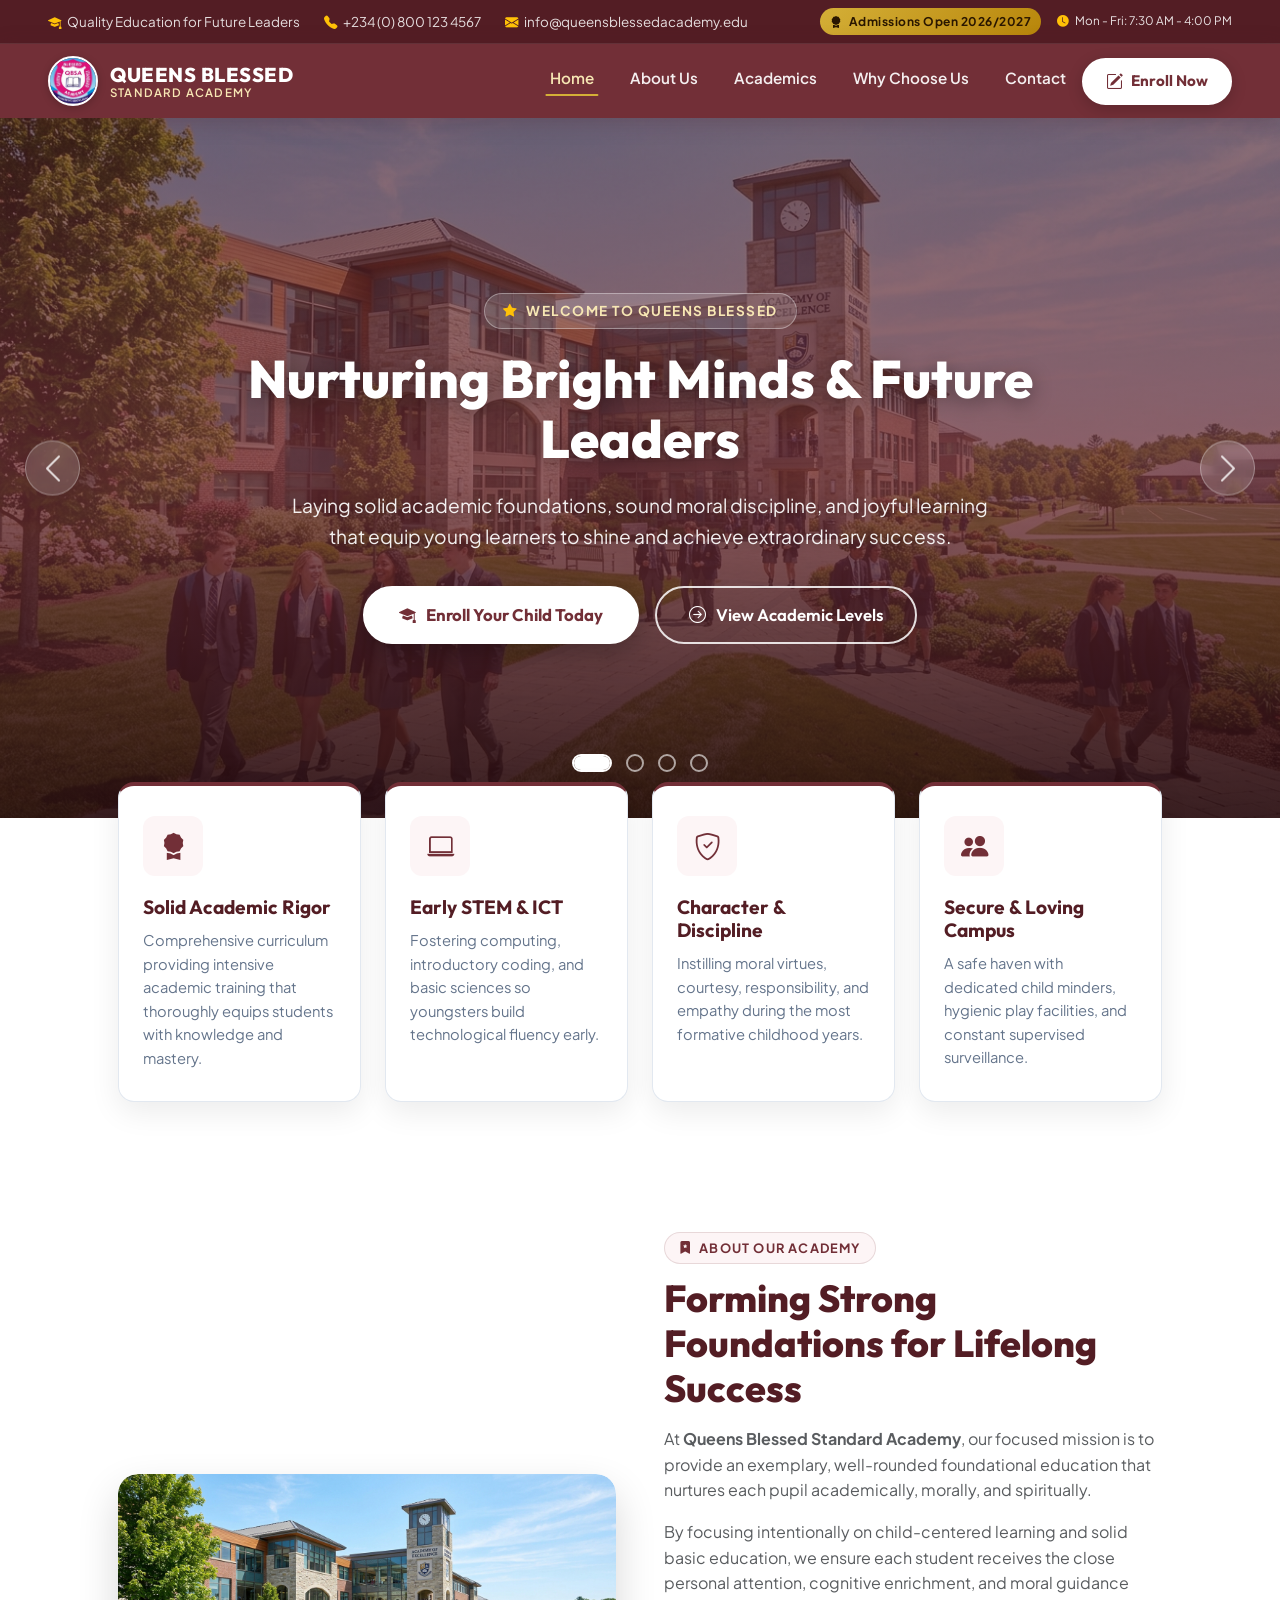
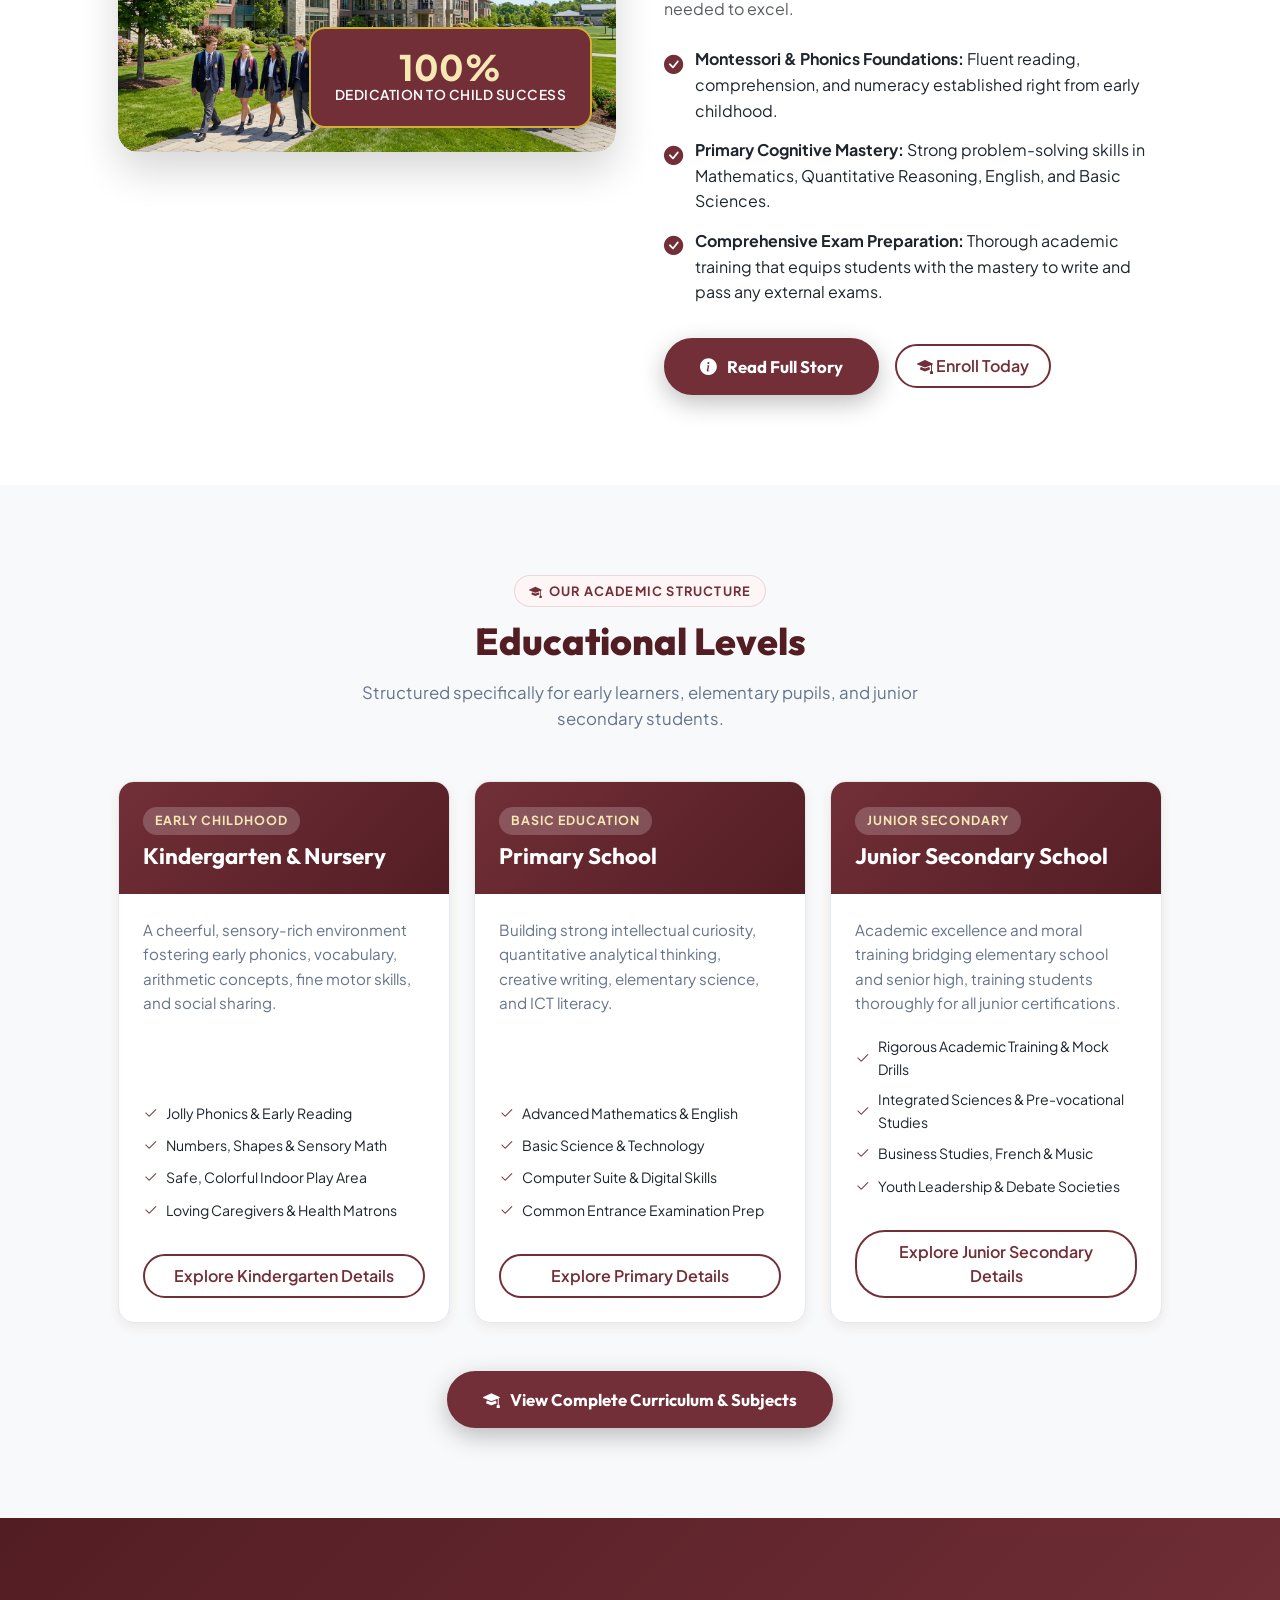
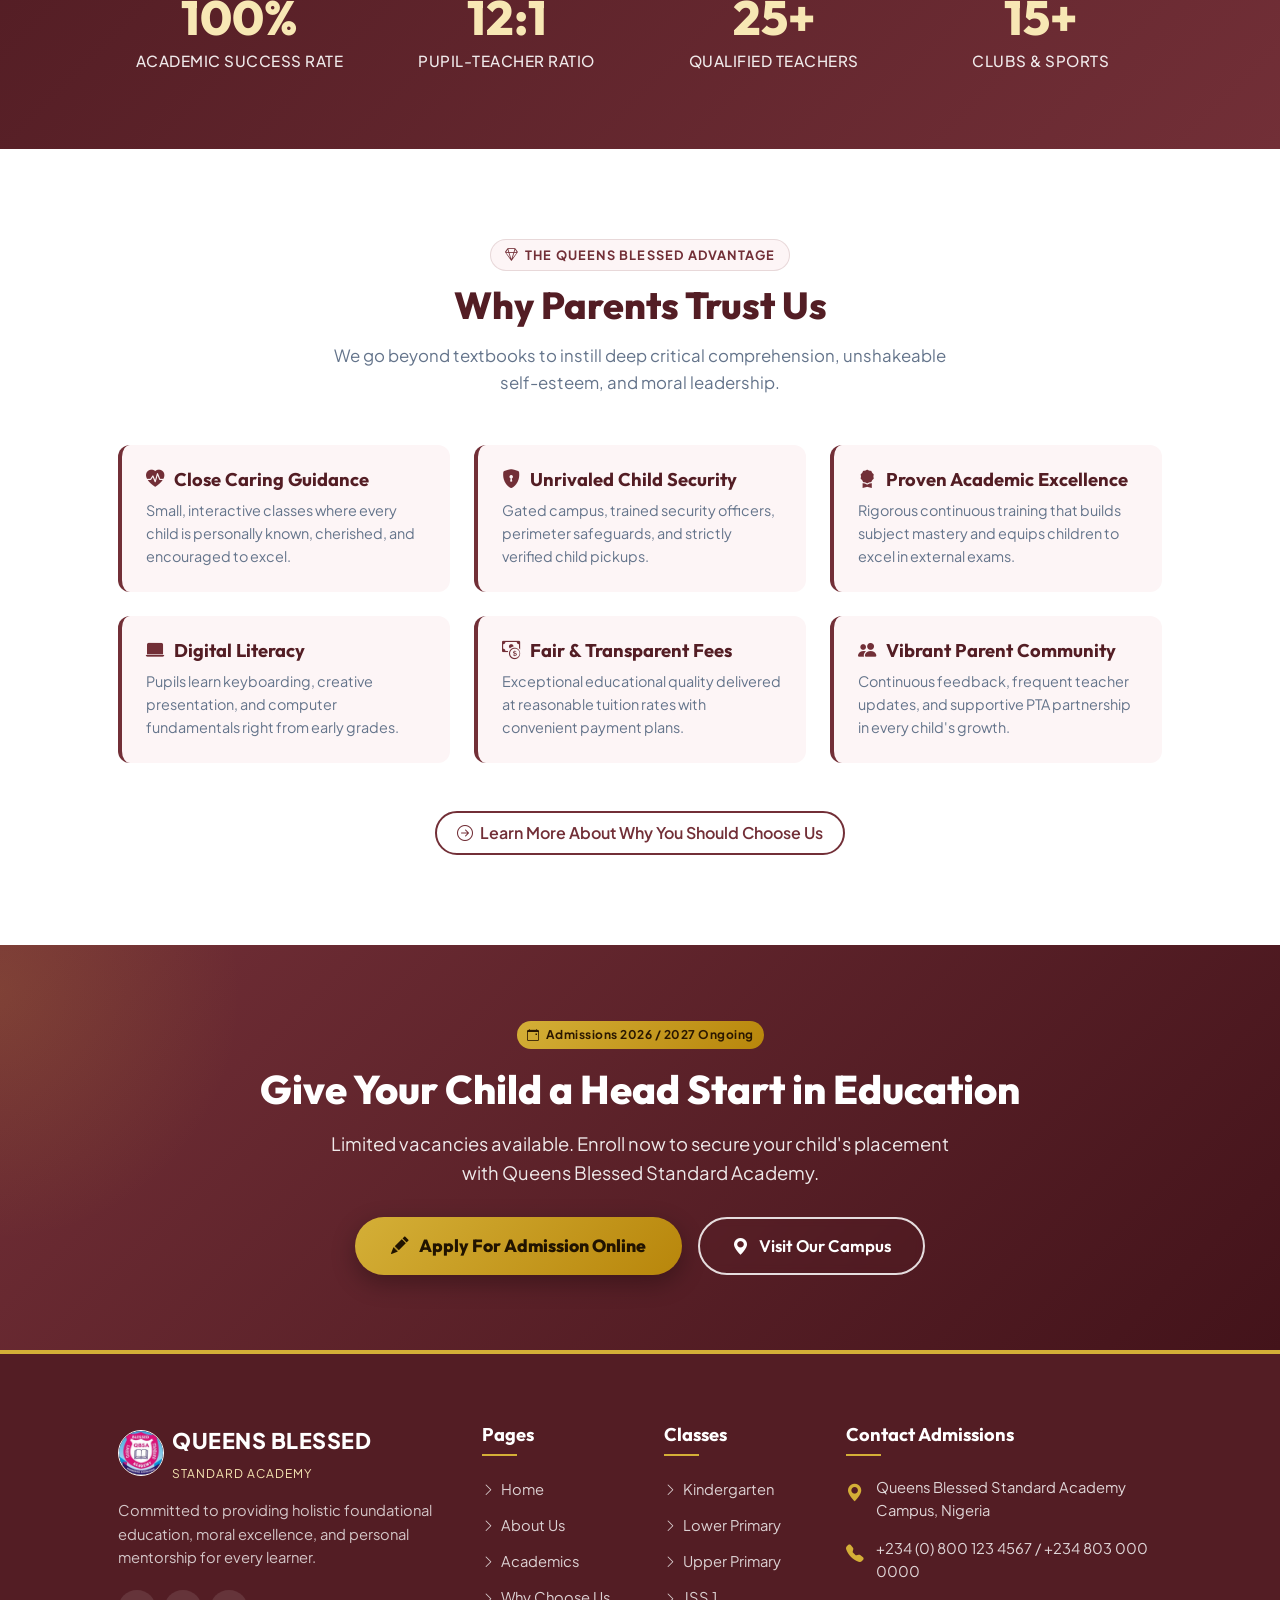
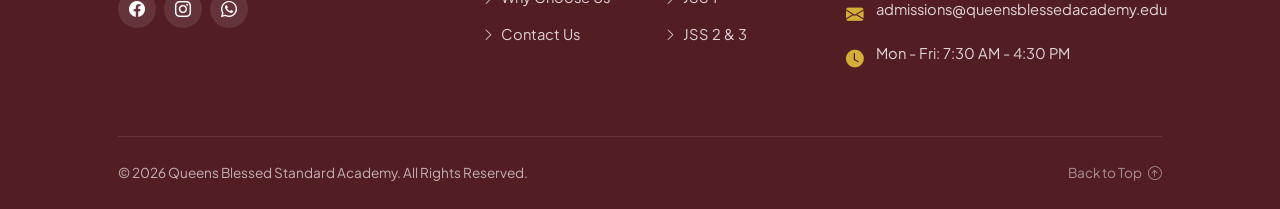
<file: index.html>
<!DOCTYPE html>
<html lang="en">

<head>
    <meta charset="UTF-8">
    <meta name="viewport" content="width=device-width, initial-scale=1.0">
    <meta name="description"
        content="Queens Blessed Standard Academy - Providing exceptional, holistic basic education, character building, and academic excellence.">
    <title>Queens Blessed Standard Academy | Excellence in Education</title>

    <!-- Google Fonts: Plus Jakarta Sans & Outfit -->
    <link rel="preconnect" href="https://fonts.googleapis.com">
    <link rel="preconnect" href="https://fonts.gstatic.com" crossorigin>
    <link
        href="https://fonts.googleapis.com/css2?family=Outfit:wght@400;500;600;700;800&family=Plus+Jakarta+Sans:wght@300;400;500;600;700&display=swap"
        rel="stylesheet">

    <!-- Bootstrap 5 CSS CDN -->
    <link href="https://cdn.jsdelivr.net/npm/bootstrap@5.3.2/dist/css/bootstrap.min.css" rel="stylesheet">

    <!-- Bootstrap Icons CDN -->
    <link rel="stylesheet" href="https://cdn.jsdelivr.net/npm/bootstrap-icons@1.11.3/font/bootstrap-icons.min.css">

    <!-- Main Custom Stylesheet -->
    <link rel="stylesheet" href="assets/css/style.css">
</head>

<body id="home">

    <!-- Top Contact / Announcement Bar -->
    <div class="top-info-bar py-2 d-none d-md-block">
        <div class="container-fluid px-lg-5">
            <div class="d-flex justify-content-between align-items-center">
                <div class="d-flex align-items-center gap-4">
                    <span><i class="bi bi-mortarboard-fill text-warning me-1"></i> Quality Education for Future
                        Leaders</span>
                    <span><i class="bi bi-telephone-fill text-warning me-1"></i> +234 (0) 800 123 4567</span>
                    <span><i class="bi bi-envelope-fill text-warning me-1"></i> info@queensblessedacademy.edu</span>
                </div>
                <div class="d-flex align-items-center gap-3">
                    <span class="badge-admissions"><i class="bi bi-award-fill me-1"></i> Admissions Open
                        2026/2027</span>
                    <a href="contactus.html" class="small"><i class="bi bi-clock-fill text-warning me-1"></i> Mon - Fri:
                        7:30 AM - 4:00 PM</a>
                </div>
            </div>
        </div>
    </div>

    <!-- Main Navigation Bar: LOGO ON THE LEFT, ENROLL NOW ON THE RIGHT, OFFCANVAS ON MOBILE -->
    <nav class="navbar navbar-expand-lg sticky-top main-navbar" id="mainNavbar">
        <div class="container-fluid px-lg-5">

            <!-- 1. LEFT: School Logo & Name -->
            <a class="navbar-brand" href="index.html" id="navbarBrandLink">
                <img src="Mummy school badge.jpg" alt="Queens Blessed Standard Academy Badge" class="brand-logo-img">
                <div class="brand-text-wrap text-start">
                    <span class="brand-name">QUEENS BLESSED</span>
                    <span class="brand-tagline">Standard Academy</span>
                </div>
            </a>

            <!-- Mobile Action Cluster (Enroll button + Side Drawer Hamburger) -->
            <div class="navbar-mobile-actions d-lg-none">
                <button class="btn btn-enroll-nav btn-enroll-mobile" data-bs-toggle="modal"
                    data-bs-target="#enrollmentModal" aria-label="Quick Enroll">
                    <i class="bi bi-pencil-square"></i>
                    <span>Enroll</span>
                </button>
                <button class="navbar-toggler" type="button" data-bs-toggle="offcanvas" data-bs-target="#mobileSideNav"
                    aria-controls="mobileSideNav" aria-label="Open navigation menu">
                    <span class="navbar-toggler-icon"></span>
                </button>
            </div>

            <!-- 2. CENTER & 3. RIGHT (Horizontal on Desktop, Slide-In Drawer on Mobile) -->
            <div class="offcanvas-lg offcanvas-end" tabindex="-1" id="mobileSideNav"
                aria-labelledby="mobileSideNavLabel">

                <!-- Side Drawer Header (Mobile Only) -->
                <div class="offcanvas-header d-lg-none">
                    <div class="d-flex align-items-center gap-2" id="mobileSideNavLabel">
                        <img src="Mummy school badge.jpg" alt="Queens Blessed Standard Academy Logo"
                            class="brand-logo-img" style="width: 44px; height: 44px;">
                        <div class="brand-text-wrap text-start">
                            <span class="brand-name text-white fs-6">QUEENS BLESSED</span>
                            <span class="brand-tagline" style="font-size: 0.68rem;">Standard Academy</span>
                        </div>
                    </div>
                    <button type="button" class="btn-close btn-close-white" data-bs-dismiss="offcanvas"
                        data-bs-target="#mobileSideNav" aria-label="Close"></button>
                </div>

                <!-- Nav Menu Content -->
                <div class="offcanvas-body">

                    <!-- Center Links: Multi-Page Navigation -->
                    <ul class="navbar-nav mx-auto text-start text-lg-center gap-lg-1 mb-4 mb-lg-0">
                        <li class="nav-item">
                            <a class="nav-link active" aria-current="page" href="index.html">
                                <i class="bi bi-house-door-fill d-lg-none"></i>
                                <span>Home</span>
                            </a>
                        </li>
                        <li class="nav-item">
                            <a class="nav-link" href="aboutus.html">
                                <i class="bi bi-info-circle-fill d-lg-none"></i>
                                <span>About Us</span>
                            </a>
                        </li>
                        <li class="nav-item">
                            <a class="nav-link" href="academics.html">
                                <i class="bi bi-book-half d-lg-none"></i>
                                <span>Academics</span>
                            </a>
                        </li>
                        <li class="nav-item">
                            <a class="nav-link" href="chooseus.html">
                                <i class="bi bi-star-fill d-lg-none"></i>
                                <span>Why Choose Us</span>
                            </a>
                        </li>
                        <li class="nav-item">
                            <a class="nav-link" href="contactus.html">
                                <i class="bi bi-telephone-fill d-lg-none"></i>
                                <span>Contact</span>
                            </a>
                        </li>
                    </ul>

                    <!-- Desktop Right: Enroll Now Button -->
                    <div class="d-none d-lg-flex justify-content-end">
                        <button class="btn btn-enroll-nav" data-bs-toggle="modal" data-bs-target="#enrollmentModal"
                            id="enrollButtonDesktop">
                            <i class="bi bi-pencil-square"></i>
                            <span>Enroll Now</span>
                        </button>
                    </div>

                    <!-- Mobile Drawer Footer & CTA -->
                    <div class="mobile-sidebar-footer d-lg-none mt-auto">
                        <button class="btn btn-enroll-nav w-100 justify-content-center mb-3" data-bs-toggle="modal"
                            data-bs-target="#enrollmentModal" data-bs-dismiss="offcanvas">
                            <i class="bi bi-mortarboard-fill"></i> Enroll For 2026/2027
                        </button>
                        <div class="d-flex flex-column gap-2">
                            <div><i class="bi bi-telephone-fill text-warning me-2"></i> +234 (0) 800 123 4567</div>
                            <div><i class="bi bi-envelope-fill text-warning me-2"></i>
                                admissions@queensblessedacademy.edu</div>
                            <div><i class="bi bi-geo-alt-fill text-warning me-2"></i> Main Campus, Nigeria</div>
                        </div>
                    </div>

                </div>
            </div>

        </div>
    </nav>

    <!-- Hero Carousel Section with Realistic School Environment Images -->
    <section class="hero-carousel-section">
        <div id="heroCarousel" class="carousel slide carousel-fade" data-bs-ride="carousel" data-bs-interval="6000">

            <!-- Indicators -->
            <div class="carousel-indicators">
                <button type="button" data-bs-target="#heroCarousel" data-bs-slide-to="0" class="active"
                    aria-current="true" aria-label="Slide 1: Campus Exterior"></button>
                <button type="button" data-bs-target="#heroCarousel" data-bs-slide-to="1"
                    aria-label="Slide 2: STEM Lab"></button>
                <button type="button" data-bs-target="#heroCarousel" data-bs-slide-to="2"
                    aria-label="Slide 3: Sports & Athletics"></button>
                <button type="button" data-bs-target="#heroCarousel" data-bs-slide-to="3"
                    aria-label="Slide 4: Library & Mentorship"></button>
            </div>

            <!-- Slides Inner -->
            <div class="carousel-inner">

                <!-- Slide 1: Campus Building Exterior -->
                <div class="carousel-item active">
                    <img src="assets/images/hero-campus.jpg"
                        alt="Queens Blessed Standard Academy Campus Building and Students">
                    <div class="carousel-overlay"></div>
                    <div class="carousel-caption-container">
                        <div class="hero-caption-card">
                            <span class="hero-tag">
                                <i class="bi bi-star-fill text-warning"></i> Welcome to Queens Blessed
                            </span>
                            <h1 class="hero-title">Nurturing Bright Minds & Future Leaders</h1>
                            <p class="hero-subtitle">
                                Laying solid academic foundations, sound moral discipline, and joyful learning that
                                equip young learners to shine and achieve extraordinary success.
                            </p>
                            <div class="hero-btn-group">
                                <button class="btn btn-hero-primary" data-bs-toggle="modal"
                                    data-bs-target="#enrollmentModal">
                                    <i class="bi bi-mortarboard-fill"></i> Enroll Your Child Today
                                </button>
                                <a href="academics.html" class="btn btn-hero-secondary">
                                    <i class="bi bi-arrow-right-circle"></i> View Academic Levels
                                </a>
                            </div>
                        </div>
                    </div>
                </div>

                <!-- Slide 2: STEM & Science Lab -->
                <div class="carousel-item">
                    <img src="assets/images/hero-science.jpg"
                        alt="Students conducting scientific practicals in the modern chemistry lab">
                    <div class="carousel-overlay"></div>
                    <div class="carousel-caption-container">
                        <div class="hero-caption-card">
                            <span class="hero-tag">
                                <i class="bi bi-cpu-fill text-warning"></i> Practical Science & ICT
                            </span>
                            <h2 class="hero-title">Inspiring Curiosity & Hands-On Discovery</h2>
                            <p class="hero-subtitle">
                                Science exploration, computer literacy, and interactive STEM classrooms that stimulate
                                critical thinking and creativity across all grade levels.
                            </p>
                            <div class="hero-btn-group">
                                <a href="academics.html" class="btn btn-hero-primary">
                                    <i class="bi bi-book-half"></i> Our Curriculum
                                </a>
                                <a href="contactus.html" class="btn btn-hero-secondary">
                                    <i class="bi bi-calendar-check"></i> Book a Campus Tour
                                </a>
                            </div>
                        </div>
                    </div>
                </div>

                <!-- Slide 3: Sports, Athletics & Extracurriculars -->
                <div class="carousel-item">
                    <img src="assets/images/hero-sports.jpg"
                        alt="Students engaging in sports on the green athletics field">
                    <div class="carousel-overlay"></div>
                    <div class="carousel-caption-container">
                        <div class="hero-caption-card">
                            <span class="hero-tag">
                                <i class="bi bi-trophy-fill text-warning"></i> Health, Sports & Character
                            </span>
                            <h2 class="hero-title">Active Playgrounds & Athletic Spirit</h2>
                            <p class="hero-subtitle">
                                From colorful recreation parks to football and track competitions, we foster wholesome
                                fitness, teamwork, and healthy confidence.
                            </p>
                            <div class="hero-btn-group">
                                <a href="chooseus.html" class="btn btn-hero-primary">
                                    <i class="bi bi-dribbble"></i> Student Life & Facilities
                                </a>
                                <button class="btn btn-hero-secondary" data-bs-toggle="modal"
                                    data-bs-target="#enrollmentModal">
                                    <i class="bi bi-pencil-fill"></i> Apply For Admission
                                </button>
                            </div>
                        </div>
                    </div>
                </div>

                <!-- Slide 4: Library & Mentorship -->
                <div class="carousel-item">
                    <img src="assets/images/hero-library.jpg"
                        alt="Dedicated teacher helping students study in the sunlit modern academy library">
                    <div class="carousel-overlay"></div>
                    <div class="carousel-caption-container">
                        <div class="hero-caption-card">
                            <span class="hero-tag">
                                <i class="bi bi-heart-fill text-warning"></i> Caring & Trained Educators
                            </span>
                            <h2 class="hero-title">Individualized Guidance for Every Child</h2>
                            <p class="hero-subtitle">
                                Compassionate teachers who understand child psychology, ensuring tailored support and
                                mentorship for every learner.
                            </p>
                            <div class="hero-btn-group">
                                <button class="btn btn-hero-primary" data-bs-toggle="modal"
                                    data-bs-target="#enrollmentModal">
                                    <i class="bi bi-award-fill"></i> Join Queens Blessed
                                </button>
                                <a href="contactus.html" class="btn btn-hero-secondary">
                                    <i class="bi bi-chat-dots-fill"></i> Speak With Us
                                </a>
                            </div>
                        </div>
                    </div>
                </div>

            </div>

            <!-- Controls (Left & Right Arrows) -->
            <button class="carousel-control-prev" type="button" data-bs-target="#heroCarousel" data-bs-slide="prev">
                <span class="carousel-control-prev-icon" aria-hidden="true"></span>
                <span class="visually-hidden">Previous</span>
            </button>
            <button class="carousel-control-next" type="button" data-bs-target="#heroCarousel" data-bs-slide="next">
                <span class="carousel-control-next-icon" aria-hidden="true"></span>
                <span class="visually-hidden">Next</span>
            </button>

        </div>
    </section>

    <!-- Key Feature Highlights (Overlapping Floating Cards) -->
    <section class="feature-bar-section">
        <div class="container px-lg-5">
            <div class="row g-4">

                <div class="col-md-6 col-lg-3">
                    <div class="feature-card">
                        <div class="feature-icon-wrapper">
                            <i class="bi bi-award-fill"></i>
                        </div>
                        <h3 class="feature-title">Solid Academic Rigor</h3>
                        <p class="feature-desc">Comprehensive curriculum providing intensive academic training that
                            thoroughly equips students with knowledge and mastery.</p>
                    </div>
                </div>

                <div class="col-md-6 col-lg-3">
                    <div class="feature-card">
                        <div class="feature-icon-wrapper">
                            <i class="bi bi-laptop"></i>
                        </div>
                        <h3 class="feature-title">Early STEM & ICT</h3>
                        <p class="feature-desc">Fostering computing, introductory coding, and basic sciences so
                            youngsters build technological fluency early.</p>
                    </div>
                </div>

                <div class="col-md-6 col-lg-3">
                    <div class="feature-card">
                        <div class="feature-icon-wrapper">
                            <i class="bi bi-shield-check"></i>
                        </div>
                        <h3 class="feature-title">Character & Discipline</h3>
                        <p class="feature-desc">Instilling moral virtues, courtesy, responsibility, and empathy during
                            the most formative childhood years.</p>
                    </div>
                </div>

                <div class="col-md-6 col-lg-3">
                    <div class="feature-card">
                        <div class="feature-icon-wrapper">
                            <i class="bi bi-people-fill"></i>
                        </div>
                        <h3 class="feature-title">Secure & Loving Campus</h3>
                        <p class="feature-desc">A safe haven with dedicated child minders, hygienic play facilities, and
                            constant supervised surveillance.</p>
                    </div>
                </div>

            </div>
        </div>
    </section>

    <!-- About Preview Section -->
    <section class="about-section">
        <div class="container px-lg-5">
            <div class="row align-items-center g-5">

                <!-- Left: Visual Column -->
                <div class="col-lg-6">
                    <div class="about-image-wrapper">
                        <img src="assets/images/hero-campus.jpg"
                            alt="Students walking on Queens Blessed Standard Academy grounds">
                        <div class="about-badge-card text-center">
                            <div class="num">100%</div>
                            <div class="label">Dedication to Child Success</div>
                        </div>
                    </div>
                </div>

                <!-- Right: Content Column -->
                <div class="col-lg-6">
                    <span class="section-badge"><i class="bi bi-bookmark-star-fill"></i> About Our Academy</span>
                    <h2 class="section-title">Forming Strong Foundations for Lifelong Success</h2>
                    <p class="text-muted">
                        At <strong>Queens Blessed Standard Academy</strong>, our focused mission is to provide an
                        exemplary, well-rounded foundational education that nurtures each pupil academically, morally,
                        and spiritually.
                    </p>
                    <p class="text-muted">
                        By focusing intentionally on child-centered learning and solid basic education, we ensure each
                        student receives the close personal attention, cognitive enrichment, and moral guidance needed
                        to excel.
                    </p>

                    <ul class="about-check-list">
                        <li>
                            <i class="bi bi-check-circle-fill"></i>
                            <span><strong>Montessori & Phonics Foundations:</strong> Fluent reading, comprehension, and
                                numeracy established right from early childhood.</span>
                        </li>
                        <li>
                            <i class="bi bi-check-circle-fill"></i>
                            <span><strong>Primary Cognitive Mastery:</strong> Strong problem-solving skills in
                                Mathematics, Quantitative Reasoning, English, and Basic Sciences.</span>
                        </li>
                        <li>
                            <i class="bi bi-check-circle-fill"></i>
                            <span><strong>Comprehensive Exam Preparation:</strong> Thorough academic training that
                                equips students with the mastery to write and pass any external exams.</span>
                        </li>
                    </ul>

                    <div class="pt-2 d-flex gap-3 align-items-center flex-wrap">
                        <a href="aboutus.html" class="btn btn-hero-primary"
                            style="background-color: var(--wine-red); color: white; border-color: var(--wine-red);">
                            <i class="bi bi-info-circle-fill"></i> Read Full Story
                        </a>
                        <button class="btn btn-outline-wine" data-bs-toggle="modal" data-bs-target="#enrollmentModal">
                            <i class="bi bi-mortarboard-fill"></i> Enroll Today
                        </button>
                    </div>
                </div>

            </div>
        </div>
    </section>

    <!-- Academic Programs Section -->
    <section class="academics-section">
        <div class="container px-lg-5">
            <div class="text-center mb-5">
                <span class="section-badge"><i class="bi bi-mortarboard-fill"></i> Our Academic Structure</span>
                <h2 class="section-title">Educational Levels</h2>
                <p class="section-subtitle">Structured specifically for early learners, elementary pupils, and junior
                    secondary students.</p>
            </div>

            <div class="row g-4">

                <!-- 1. Kindergarten & Early Years -->
                <div class="col-md-6 col-lg-4">
                    <div class="program-card">
                        <div class="program-card-header">
                            <span class="program-grade-pill">Early Childhood</span>
                            <h3 class="program-card-title">Kindergarten & Nursery</h3>
                        </div>
                        <div class="program-card-body">
                            <p class="program-desc">A cheerful, sensory-rich environment fostering early phonics,
                                vocabulary, arithmetic concepts, fine motor skills, and social sharing.</p>
                            <ul class="program-features">
                                <li><i class="bi bi-check2"></i> Jolly Phonics & Early Reading</li>
                                <li><i class="bi bi-check2"></i> Numbers, Shapes & Sensory Math</li>
                                <li><i class="bi bi-check2"></i> Safe, Colorful Indoor Play Area</li>
                                <li><i class="bi bi-check2"></i> Loving Caregivers & Health Matrons</li>
                            </ul>
                            <a href="academics.html#kindergarten" class="btn btn-outline-wine w-100">
                                Explore Kindergarten Details
                            </a>
                        </div>
                    </div>
                </div>

                <!-- 2. Primary School -->
                <div class="col-md-6 col-lg-4">
                    <div class="program-card">
                        <div class="program-card-header">
                            <span class="program-grade-pill">Basic Education</span>
                            <h3 class="program-card-title">Primary School</h3>
                        </div>
                        <div class="program-card-body">
                            <p class="program-desc">Building strong intellectual curiosity, quantitative analytical
                                thinking, creative writing, elementary science, and ICT literacy.</p>
                            <ul class="program-features">
                                <li><i class="bi bi-check2"></i> Advanced Mathematics & English</li>
                                <li><i class="bi bi-check2"></i> Basic Science & Technology</li>
                                <li><i class="bi bi-check2"></i> Computer Suite & Digital Skills</li>
                                <li><i class="bi bi-check2"></i> Common Entrance Examination Prep</li>
                            </ul>
                            <a href="academics.html#primary" class="btn btn-outline-wine w-100">
                                Explore Primary Details
                            </a>
                        </div>
                    </div>
                </div>

                <!-- 3. Junior Secondary School -->
                <div class="col-md-6 col-lg-4">
                    <div class="program-card">
                        <div class="program-card-header">
                            <span class="program-grade-pill">Junior Secondary</span>
                            <h3 class="program-card-title">Junior Secondary School</h3>
                        </div>
                        <div class="program-card-body">
                            <p class="program-desc">Academic excellence and moral training bridging elementary school
                                and senior high, training students thoroughly for all junior certifications.</p>
                            <ul class="program-features">
                                <li><i class="bi bi-check2"></i> Rigorous Academic Training & Mock Drills</li>
                                <li><i class="bi bi-check2"></i> Integrated Sciences & Pre-vocational Studies</li>
                                <li><i class="bi bi-check2"></i> Business Studies, French & Music</li>
                                <li><i class="bi bi-check2"></i> Youth Leadership & Debate Societies</li>
                            </ul>
                            <a href="academics.html#jss" class="btn btn-outline-wine w-100">
                                Explore Junior Secondary Details
                            </a>
                        </div>
                    </div>
                </div>

            </div>

            <div class="text-center mt-5">
                <a href="academics.html" class="btn btn-hero-primary"
                    style="background-color: var(--wine-red); color: white; border-color: var(--wine-red);">
                    <i class="bi bi-mortarboard-fill"></i> View Complete Curriculum & Subjects
                </a>
            </div>
        </div>
    </section>

    <!-- Statistics Section -->
    <section class="stats-bar-section">
        <div class="container px-lg-5">
            <div class="row g-4 text-center">
                <div class="col-6 col-md-3">
                    <div class="stat-item">
                        <div class="stat-number">100%</div>
                        <div class="stat-label">Academic Success Rate</div>
                    </div>
                </div>
                <div class="col-6 col-md-3">
                    <div class="stat-item">
                        <div class="stat-number">12:1</div>
                        <div class="stat-label">Pupil-Teacher Ratio</div>
                    </div>
                </div>
                <div class="col-6 col-md-3">
                    <div class="stat-item">
                        <div class="stat-number">25+</div>
                        <div class="stat-label">Qualified Teachers</div>
                    </div>
                </div>
                <div class="col-6 col-md-3">
                    <div class="stat-item">
                        <div class="stat-number">15+</div>
                        <div class="stat-label">Clubs & Sports</div>
                    </div>
                </div>
            </div>
        </div>
    </section>

    <!-- Why Choose Queens Blessed Section -->
    <section class="values-section">
        <div class="container px-lg-5">
            <div class="text-center mb-5">
                <span class="section-badge"><i class="bi bi-gem"></i> The Queens Blessed Advantage</span>
                <h2 class="section-title">Why Parents Trust Us</h2>
                <p class="section-subtitle">We go beyond textbooks to instill deep critical comprehension, unshakeable
                    self-esteem, and moral leadership.</p>
            </div>

            <div class="row g-4">

                <div class="col-md-6 col-lg-4">
                    <div class="value-box">
                        <h4 class="value-box-title"><i class="bi bi-heart-pulse-fill"></i> Close Caring Guidance</h4>
                        <p class="value-box-text">Small, interactive classes where every child is personally known,
                            cherished, and encouraged to excel.</p>
                    </div>
                </div>

                <div class="col-md-6 col-lg-4">
                    <div class="value-box">
                        <h4 class="value-box-title"><i class="bi bi-shield-lock-fill"></i> Unrivaled Child Security</h4>
                        <p class="value-box-text">Gated campus, trained security officers, perimeter safeguards, and
                            strictly verified child pickups.</p>
                    </div>
                </div>

                <div class="col-md-6 col-lg-4">
                    <div class="value-box">
                        <h4 class="value-box-title"><i class="bi bi-award-fill"></i> Proven Academic Excellence</h4>
                        <p class="value-box-text">Rigorous continuous training that builds subject mastery and equips
                            children to excel in external exams.</p>
                    </div>
                </div>

                <div class="col-md-6 col-lg-4">
                    <div class="value-box">
                        <h4 class="value-box-title"><i class="bi bi-laptop-fill"></i> Digital Literacy</h4>
                        <p class="value-box-text">Pupils learn keyboarding, creative presentation, and computer
                            fundamentals right from early grades.</p>
                    </div>
                </div>

                <div class="col-md-6 col-lg-4">
                    <div class="value-box">
                        <h4 class="value-box-title"><i class="bi bi-cash-coin"></i> Fair & Transparent Fees</h4>
                        <p class="value-box-text">Exceptional educational quality delivered at reasonable tuition rates
                            with convenient payment plans.</p>
                    </div>
                </div>

                <div class="col-md-6 col-lg-4">
                    <div class="value-box">
                        <h4 class="value-box-title"><i class="bi bi-people-fill"></i> Vibrant Parent Community</h4>
                        <p class="value-box-text">Continuous feedback, frequent teacher updates, and supportive PTA
                            partnership in every child's growth.</p>
                    </div>
                </div>

            </div>

            <div class="text-center mt-5">
                <a href="chooseus.html" class="btn btn-outline-wine">
                    <i class="bi bi-arrow-right-circle me-1"></i> Learn More About Why You Should Choose Us
                </a>
            </div>
        </div>
    </section>

    <!-- Admission CTA Banner -->
    <section class="cta-banner-section text-center">
        <div class="container px-lg-5">
            <span class="badge-admissions mb-3 d-inline-block"><i class="bi bi-calendar-event me-1"></i> Admissions 2026
                / 2027 Ongoing</span>
            <h2 class="cta-title">Give Your Child a Head Start in Education</h2>
            <p class="cta-desc mx-auto">Limited vacancies available. Enroll now to secure your child's placement with
                Queens Blessed Standard Academy.</p>
            <div class="d-flex justify-content-center gap-3 flex-wrap">
                <button class="btn btn-cta-gold" data-bs-toggle="modal" data-bs-target="#enrollmentModal">
                    <i class="bi bi-pencil-fill"></i> Apply For Admission Online
                </button>
                <a href="contactus.html" class="btn btn-hero-secondary">
                    <i class="bi bi-geo-alt-fill"></i> Visit Our Campus
                </a>
            </div>
        </div>
    </section>

    <!-- Main Footer -->
    <footer class="main-footer">
        <div class="container px-lg-5">
            <div class="row g-5">

                <!-- School Info -->
                <div class="col-lg-4">
                    <div class="d-flex align-items-center gap-2 mb-3">
                        <img src="Mummy school badge.jpg" alt="Logo" class="rounded-circle border border-white"
                            style="width: 46px; height: 46px; object-fit: cover;">
                        <div>
                            <div class="footer-brand-title">QUEENS BLESSED</div>
                            <div class="text-uppercase small"
                                style="color: var(--accent-gold-light); font-size: 0.75rem; letter-spacing: 1px;">
                                Standard Academy</div>
                        </div>
                    </div>
                    <p class="footer-about">
                        Committed to providing holistic foundational education, moral excellence, and personal
                        mentorship for every learner.
                    </p>
                    <div class="d-flex">
                        <a href="#" class="social-link" aria-label="Facebook"><i class="bi bi-facebook"></i></a>
                        <a href="#" class="social-link" aria-label="Instagram"><i class="bi bi-instagram"></i></a>
                        <a href="#" class="social-link" aria-label="WhatsApp"><i class="bi bi-whatsapp"></i></a>
                    </div>
                </div>

                <!-- Quick Navigation Links -->
                <div class="col-6 col-lg-2">
                    <h5 class="footer-heading">Pages</h5>
                    <ul class="footer-links">
                        <li><a href="index.html"><i class="bi bi-chevron-right small"></i> Home</a></li>
                        <li><a href="aboutus.html"><i class="bi bi-chevron-right small"></i> About Us</a></li>
                        <li><a href="academics.html"><i class="bi bi-chevron-right small"></i> Academics</a></li>
                        <li><a href="chooseus.html"><i class="bi bi-chevron-right small"></i> Why Choose Us</a></li>
                        <li><a href="contactus.html"><i class="bi bi-chevron-right small"></i> Contact Us</a></li>
                    </ul>
                </div>

                <!-- Classes -->
                <div class="col-6 col-lg-2">
                    <h5 class="footer-heading">Classes</h5>
                    <ul class="footer-links">
                        <li><a href="academics.html#kindergarten"><i class="bi bi-chevron-right small"></i> Kindergarten
                            </a></li>
                        <li><a href="academics.html#primary"><i class="bi bi-chevron-right small"></i> Lower Primary</a>
                        </li>
                        <li><a href="academics.html#primary"><i class="bi bi-chevron-right small"></i> Upper Primary
                            </a></li>
                        <li><a href="academics.html#jss"><i class="bi bi-chevron-right small"></i> JSS 1</a>
                        </li>
                        <li><a href="academics.html#jss"><i class="bi bi-chevron-right small"></i> JSS 2 & 3</a></li>
                    </ul>
                </div>

                <!-- Contact Info -->
                <div class="col-lg-4">
                    <h5 class="footer-heading">Contact Admissions</h5>
                    <div class="footer-contact-item">
                        <i class="bi bi-geo-alt-fill"></i>
                        <span>Queens Blessed Standard Academy Campus, Nigeria</span>
                    </div>
                    <div class="footer-contact-item">
                        <i class="bi bi-telephone-fill"></i>
                        <span>+234 (0) 800 123 4567 / +234 803 000 0000</span>
                    </div>
                    <div class="footer-contact-item">
                        <i class="bi bi-envelope-fill"></i>
                        <span>admissions@queensblessedacademy.edu</span>
                    </div>
                    <div class="footer-contact-item">
                        <i class="bi bi-clock-fill"></i>
                        <span>Mon - Fri: 7:30 AM - 4:30 PM</span>
                    </div>
                </div>

            </div>

            <!-- Bottom Copyright -->
            <div class="footer-bottom d-flex flex-column flex-md-row justify-content-between align-items-center gap-2">
                <div>
                    &copy; <span id="currentYear">2026</span> Queens Blessed Standard Academy. All Rights Reserved.
                </div>
                <div class="d-flex gap-3">
                    <a href="index.html" class="text-white-50 text-decoration-none">Back to Top <i
                            class="bi bi-arrow-up-circle ms-1"></i></a>
                </div>
            </div>
        </div>
    </footer>

    <!-- Interactive Enrollment Modal -->
    <div class="modal fade" id="enrollmentModal" tabindex="-1" aria-labelledby="enrollmentModalLabel"
        aria-hidden="true">
        <div class="modal-dialog modal-dialog-centered modal-lg">
            <div class="modal-content">
                <div class="modal-header modal-header-wine">
                    <div>
                        <h4 class="modal-title font-heading fw-bold text-white" id="enrollmentModalLabel">
                            <i class="bi bi-mortarboard-fill me-2 text-warning"></i> Enroll Your Child
                        </h4>
                        <p class="small text-white-50 mb-0">Fill in the admission inquiry form and our school registrar
                            will contact you promptly.</p>
                    </div>
                    <button type="button" class="btn-close" data-bs-dismiss="modal" aria-label="Close"></button>
                </div>
                <div class="modal-body">
                    <form id="enrollmentForm">
                        <div class="row g-3">
                            <div class="col-md-6">
                                <label class="form-label" for="enrollParentName">Parent / Guardian Full Name *</label>
                                <input type="text" name="parent_name" id="enrollParentName" class="form-control"
                                    placeholder="e.g. Dr. / Mr. / Mrs. Adeleke" required>
                            </div>
                            <div class="col-md-6">
                                <label class="form-label" for="enrollPhone">Phone Number *</label>
                                <input type="tel" name="phone" id="enrollPhone" class="form-control"
                                    placeholder="e.g. 0801 234 5678" required>
                            </div>
                            <div class="col-md-6">
                                <label class="form-label" for="enrollEmail">Email Address <span class="text-muted fw-normal small">(Optional)</span></label>
                                <input type="email" name="email" id="enrollEmail" class="form-control"
                                    placeholder="parent@email.com">
                            </div>
                            <div class="col-md-6">
                                <label class="form-label" for="enrollChildName">Child / Pupil Full Name *</label>
                                <input type="text" name="child_name" id="enrollChildName" class="form-control"
                                    placeholder="Candidate's Name" required>
                            </div>
                            <div class="col-md-6">
                                <label class="form-label" for="enrollDob">Child's Date of Birth *</label>
                                <input type="date" name="dob" id="enrollDob" class="form-control" required>
                            </div>
                            <div class="col-md-6">
                                <label class="form-label" for="enrollClass">Class Applying For *</label>
                                <select name="class_applying" id="enrollClass" class="form-select" required>
                                    <option value="" selected disabled>Select Target Class</option>
                                    <optgroup label="Early Years">
                                        <option value="Creche / Playgroup">Creche / Playgroup</option>
                                        <option value="Kindergarten 1 (KG 1)">Kindergarten 1 (KG 1)</option>
                                        <option value="Kindergarten 2 (KG 2)">Kindergarten 2 (KG 2)</option>
                                    </optgroup>
                                    <optgroup label="Primary School">
                                        <option value="Primary 1 (Basic 1)">Primary 1 (Basic 1)</option>
                                        <option value="Primary 2 (Basic 2)">Primary 2 (Basic 2)</option>
                                        <option value="Primary 3 (Basic 3)">Primary 3 (Basic 3)</option>
                                        <option value="Primary 4 (Basic 4)">Primary 4 (Basic 4)</option>
                                        <option value="Primary 5 (Basic 5)">Primary 5 (Basic 5)</option>
                                        <option value="Primary 6 (Basic 6)">Primary 6 (Basic 6)</option>
                                    </optgroup>
                                    <optgroup label="Junior Secondary School">
                                        <option value="JSS 1 (Basic 7)">JSS 1 (Basic 7)</option>
                                        <option value="JSS 2 (Basic 8)">JSS 2 (Basic 8)</option>
                                        <option value="JSS 3 (Basic 9)">JSS 3 (Basic 9)</option>
                                    </optgroup>
                                </select>
                            </div>
                            <div class="col-12">
                                <label class="form-label" for="enrollRemarks">Special Talents, Interests or Remarks</label>
                                <textarea name="remarks" id="enrollRemarks" class="form-control" rows="3"
                                    placeholder="Tell us about your child's personality, interests, or any specific learning requirements..."></textarea>
                            </div>
                            <div class="col-12">
                                <label class="form-label small text-muted">Forward Application to Admissions WhatsApp Desk:</label>
                                <div class="d-flex flex-wrap gap-3 p-2 rounded bg-light border">
                                    <div class="form-check">
                                        <input class="form-check-input" type="radio" name="whatsapp_dest" id="waDesk1" value="2347061542613" checked>
                                        <label class="form-check-label small fw-semibold text-dark" for="waDesk1">
                                            <i class="bi bi-whatsapp text-success me-1"></i> Admissions Line 1: 07061542613
                                        </label>
                                    </div>
                                    <div class="form-check">
                                        <input class="form-check-input" type="radio" name="whatsapp_dest" id="waDesk2" value="2348104289567">
                                        <label class="form-check-label small fw-semibold text-dark" for="waDesk2">
                                            <i class="bi bi-whatsapp text-success me-1"></i> Admissions Line 2: 08104289567
                                        </label>
                                    </div>
                                </div>
                            </div>
                            <div class="col-12 mt-3">
                                <button type="submit" class="btn btn-submit-enroll py-3">
                                    <i class="bi bi-whatsapp me-2 fs-5"></i> Submit Enrollment via WhatsApp
                                </button>
                            </div>
                        </div>
                    </form>
                </div>
            </div>
        </div>
    </div>

    <!-- Bootstrap 5 JS Bundle CDN -->
    <script src="https://cdn.jsdelivr.net/npm/bootstrap@5.3.2/dist/js/bootstrap.bundle.min.js"></script>

    <!-- Custom Interactive JS -->
    <script>
        document.addEventListener('DOMContentLoaded', function () {
            const navbar = document.getElementById('mainNavbar');
            window.addEventListener('scroll', function () {
                if (window.scrollY > 30) {
                    navbar.classList.add('scrolled');
                } else {
                    navbar.classList.remove('scrolled');
                }
            });

            const yearElem = document.getElementById('currentYear');
            if (yearElem) {
                yearElem.textContent = new Date().getFullYear();
            }

            const enrollmentForm = document.getElementById('enrollmentForm');
            if (enrollmentForm) {
                enrollmentForm.addEventListener('submit', function (e) {
                    e.preventDefault();

                    const parentName = enrollmentForm.querySelector('[name="parent_name"]')?.value.trim() || '';
                    const phone = enrollmentForm.querySelector('[name="phone"]')?.value.trim() || '';
                    const email = enrollmentForm.querySelector('[name="email"]')?.value.trim() || '';
                    const childName = enrollmentForm.querySelector('[name="child_name"]')?.value.trim() || '';
                    const dob = enrollmentForm.querySelector('[name="dob"]')?.value || '';
                    const classSelect = enrollmentForm.querySelector('[name="class_applying"]');
                    const classApplying = classSelect ? (classSelect.options[classSelect.selectedIndex]?.text || classSelect.value) : '';
                    const remarks = enrollmentForm.querySelector('[name="remarks"]')?.value.trim() || '';
                    const chosenNum = enrollmentForm.querySelector('input[name="whatsapp_dest"]:checked')?.value || '2347061542613';
                    const altNum = chosenNum === '2347061542613' ? '2348104289567' : '2347061542613';
                    const altDisplay = chosenNum === '2347061542613' ? '08104289567' : '07061542613';

                    const messageLines = [
                        "🎓 *NEW ENROLLMENT INQUIRY*",
                        "*Queens Blessed Standard Academy*",
                        "------------------------------------",
                        `*Parent/Guardian:* ${parentName}`,
                        `*Phone Number:* ${phone}`,
                        `*Email Address:* ${email ? email : 'Not provided'}`,
                        `*Child's Full Name:* ${childName}`,
                        `*Date of Birth:* ${dob}`,
                        `*Class Applying For:* ${classApplying}`,
                        remarks ? `*Special Talents / Remarks:* ${remarks}` : null,
                        "------------------------------------",
                        "📍 _Sent via Queens Blessed Standard Academy online portal._"
                    ].filter(Boolean).join("\n");

                    const encodedMsg = encodeURIComponent(messageLines);
                    const primaryUrl = `https://wa.me/${chosenNum}?text=${encodedMsg}`;
                    const altUrl = `https://wa.me/${altNum}?text=${encodedMsg}`;

                    const modalElement = document.getElementById('enrollmentModal');
                    if (modalElement && window.bootstrap) {
                        const modalInstance = bootstrap.Modal.getInstance(modalElement);
                        if (modalInstance) {
                            modalInstance.hide();
                        }
                    }

                    // Open chosen WhatsApp line
                    window.open(primaryUrl, '_blank');

                    // Offer to send to the alternate line
                    setTimeout(function () {
                        if (confirm("Your enrollment information has been opened in WhatsApp!\n\nWould you also like to forward a copy to our secondary Admissions line (" + altDisplay + ")?")) {
                            window.open(altUrl, '_blank');
                        }
                    }, 600);

                    enrollmentForm.reset();
                });
            }
        });
    </script>
</body>

</html>
</file>
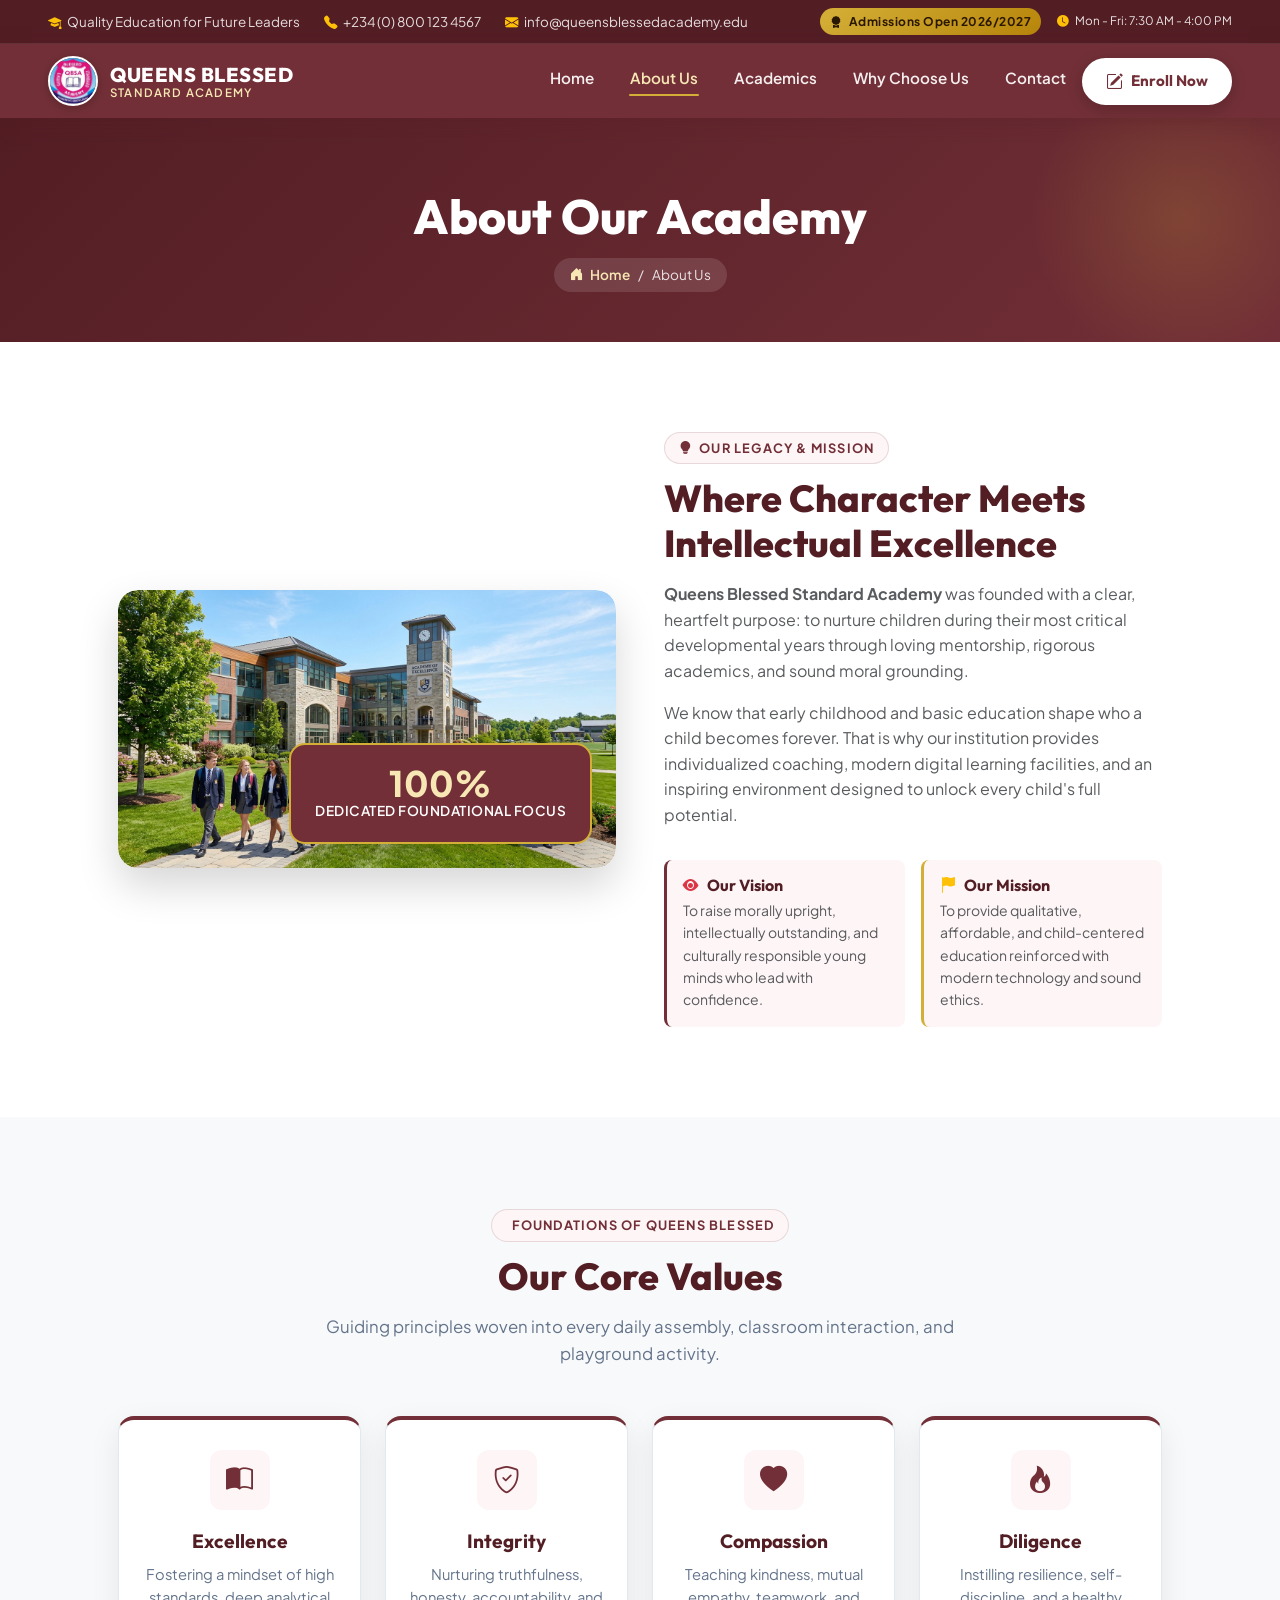
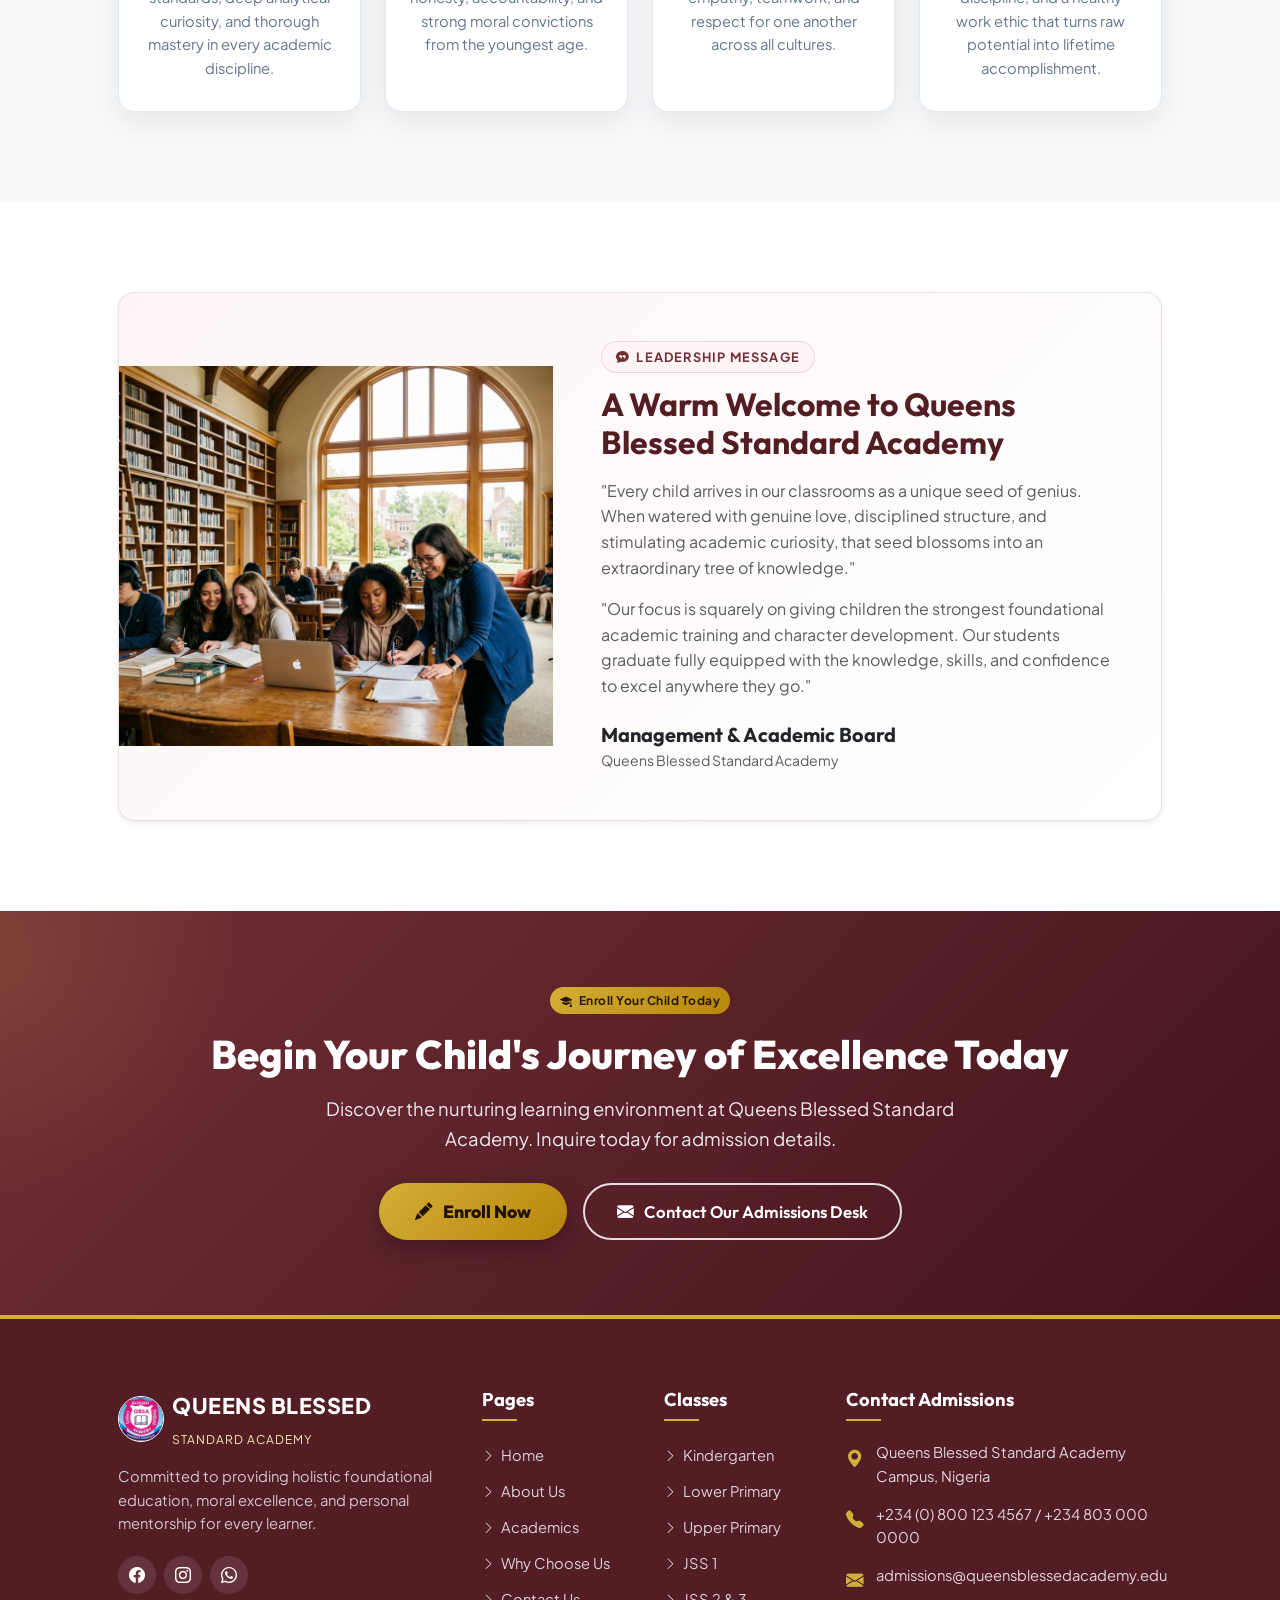
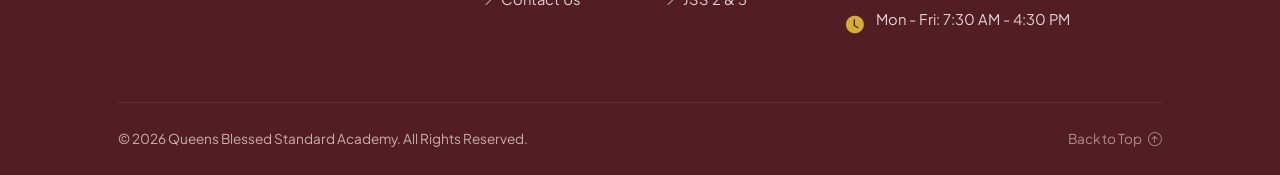
<file: aboutus.html>
<!DOCTYPE html>
<html lang="en">

<head>
    <meta charset="UTF-8">
    <meta name="viewport" content="width=device-width, initial-scale=1.0">
    <meta name="description"
        content="About Queens Blessed Standard Academy - Our history, mission, vision, values, and dedicated commitment to exceptional basic education and child development.">
    <title>About Us | Queens Blessed Standard Academy</title>

    <!-- Google Fonts: Plus Jakarta Sans & Outfit -->
    <link rel="preconnect" href="https://fonts.googleapis.com">
    <link rel="preconnect" href="https://fonts.gstatic.com" crossorigin>
    <link
        href="https://fonts.googleapis.com/css2?family=Outfit:wght@400;500;600;700;800&family=Plus+Jakarta+Sans:wght@300;400;500;600;700&display=swap"
        rel="stylesheet">

    <!-- Bootstrap 5 CSS CDN -->
    <link href="https://cdn.jsdelivr.net/npm/bootstrap@5.3.2/dist/css/bootstrap.min.css" rel="stylesheet">

    <!-- Bootstrap Icons CDN -->
    <link rel="stylesheet" href="https://cdn.jsdelivr.net/npm/bootstrap-icons@1.11.3/font/bootstrap-icons.min.css">

    <!-- Main Custom Stylesheet -->
    <link rel="stylesheet" href="assets/css/style.css">
</head>

<body>

    <!-- Top Contact / Announcement Bar -->
    <div class="top-info-bar py-2 d-none d-md-block">
        <div class="container-fluid px-lg-5">
            <div class="d-flex justify-content-between align-items-center">
                <div class="d-flex align-items-center gap-4">
                    <span><i class="bi bi-mortarboard-fill text-warning me-1"></i> Quality Education for Future
                        Leaders</span>
                    <span><i class="bi bi-telephone-fill text-warning me-1"></i> +234 (0) 800 123 4567</span>
                    <span><i class="bi bi-envelope-fill text-warning me-1"></i> info@queensblessedacademy.edu</span>
                </div>
                <div class="d-flex align-items-center gap-3">
                    <span class="badge-admissions"><i class="bi bi-award-fill me-1"></i> Admissions Open
                        2026/2027</span>
                    <a href="contactus.html" class="small"><i class="bi bi-clock-fill text-warning me-1"></i> Mon - Fri:
                        7:30 AM - 4:00 PM</a>
                </div>
            </div>
        </div>
    </div>

    <!-- Main Navigation Bar: LOGO ON THE LEFT, ENROLL NOW ON THE RIGHT, OFFCANVAS ON MOBILE -->
    <nav class="navbar navbar-expand-lg sticky-top main-navbar" id="mainNavbar">
        <div class="container-fluid px-lg-5">

            <!-- Left: Logo & School Name -->
            <a class="navbar-brand" href="index.html">
                <img src="Mummy school badge.jpg" alt="Queens Blessed Standard Academy Badge" class="brand-logo-img">
                <div class="brand-text-wrap text-start">
                    <span class="brand-name">QUEENS BLESSED</span>
                    <span class="brand-tagline">Standard Academy</span>
                </div>
            </a>

            <!-- Mobile Action Cluster -->
            <div class="navbar-mobile-actions d-lg-none">
                <button class="btn btn-enroll-nav btn-enroll-mobile" data-bs-toggle="modal"
                    data-bs-target="#enrollmentModal" aria-label="Quick Enroll">
                    <i class="bi bi-pencil-square"></i>
                    <span>Enroll</span>
                </button>
                <button class="navbar-toggler" type="button" data-bs-toggle="offcanvas" data-bs-target="#mobileSideNav"
                    aria-controls="mobileSideNav" aria-label="Open navigation menu">
                    <span class="navbar-toggler-icon"></span>
                </button>
            </div>

            <!-- Multi-Page Nav Links & Desktop Enroll -->
            <div class="offcanvas-lg offcanvas-end" tabindex="-1" id="mobileSideNav"
                aria-labelledby="mobileSideNavLabel">

                <!-- Drawer Header (Mobile) -->
                <div class="offcanvas-header d-lg-none">
                    <div class="d-flex align-items-center gap-2" id="mobileSideNavLabel">
                        <img src="Mummy school badge.jpg" alt="Logo" class="brand-logo-img"
                            style="width: 44px; height: 44px;">
                        <div class="brand-text-wrap text-start">
                            <span class="brand-name text-white fs-6">QUEENS BLESSED</span>
                            <span class="brand-tagline" style="font-size: 0.68rem;">Standard Academy</span>
                        </div>
                    </div>
                    <button type="button" class="btn-close btn-close-white" data-bs-dismiss="offcanvas"
                        data-bs-target="#mobileSideNav" aria-label="Close"></button>
                </div>

                <div class="offcanvas-body">
                    <ul class="navbar-nav mx-auto text-start text-lg-center gap-lg-1 mb-4 mb-lg-0">
                        <li class="nav-item">
                            <a class="nav-link" href="index.html">
                                <i class="bi bi-house-door-fill d-lg-none"></i>
                                <span>Home</span>
                            </a>
                        </li>
                        <li class="nav-item">
                            <a class="nav-link active" aria-current="page" href="aboutus.html">
                                <i class="bi bi-info-circle-fill d-lg-none"></i>
                                <span>About Us</span>
                            </a>
                        </li>
                        <li class="nav-item">
                            <a class="nav-link" href="academics.html">
                                <i class="bi bi-book-half d-lg-none"></i>
                                <span>Academics</span>
                            </a>
                        </li>
                        <li class="nav-item">
                            <a class="nav-link" href="chooseus.html">
                                <i class="bi bi-star-fill d-lg-none"></i>
                                <span>Why Choose Us</span>
                            </a>
                        </li>
                        <li class="nav-item">
                            <a class="nav-link" href="contactus.html">
                                <i class="bi bi-telephone-fill d-lg-none"></i>
                                <span>Contact</span>
                            </a>
                        </li>
                    </ul>

                    <div class="d-none d-lg-flex justify-content-end">
                        <button class="btn btn-enroll-nav" data-bs-toggle="modal" data-bs-target="#enrollmentModal">
                            <i class="bi bi-pencil-square"></i>
                            <span>Enroll Now</span>
                        </button>
                    </div>

                    <div class="mobile-sidebar-footer d-lg-none mt-auto">
                        <button class="btn btn-enroll-nav w-100 justify-content-center mb-3" data-bs-toggle="modal"
                            data-bs-target="#enrollmentModal" data-bs-dismiss="offcanvas">
                            <i class="bi bi-mortarboard-fill"></i> Enroll For 2026/2027
                        </button>
                        <div class="d-flex flex-column gap-2">
                            <div><i class="bi bi-telephone-fill text-warning me-2"></i> +234 (0) 800 123 4567</div>
                            <div><i class="bi bi-envelope-fill text-warning me-2"></i>
                                admissions@queensblessedacademy.edu</div>
                        </div>
                    </div>
                </div>

            </div>
        </div>
    </nav>

    <!-- Page Header Banner -->
    <section class="page-header-banner text-center">
        <div class="container px-lg-5">
            <h1 class="page-title">About Our Academy</h1>
            <div class="breadcrumb-custom">
                <a href="index.html"><i class="bi bi-house-door-fill me-1"></i> Home</a>
                <span>/</span>
                <span>About Us</span>
            </div>
        </div>
    </section>

    <!-- Main Story & Philosophy -->
    <section class="about-section">
        <div class="container px-lg-5">
            <div class="row align-items-center g-5">
                <div class="col-lg-6">
                    <div class="about-image-wrapper">
                        <img src="assets/images/hero-campus.jpg" alt="Queens Blessed Standard Academy Campus">
                        <div class="about-badge-card text-center">
                            <div class="num">100%</div>
                            <div class="label">Dedicated Foundational Focus</div>
                        </div>
                    </div>
                </div>

                <div class="col-lg-6">
                    <span class="section-badge"><i class="bi bi-lightbulb-fill"></i> Our Legacy & Mission</span>
                    <h2 class="section-title">Where Character Meets Intellectual Excellence</h2>
                    <p class="text-muted">
                        <strong>Queens Blessed Standard Academy</strong> was founded with a clear, heartfelt purpose: to
                        nurture children during their most critical developmental years through loving mentorship,
                        rigorous academics, and sound moral grounding.
                    </p>
                    <p class="text-muted">
                        We know that early childhood and basic education shape who a child becomes forever. That is why
                        our institution provides individualized coaching, modern digital learning facilities, and an
                        inspiring environment designed to unlock every child's full potential.
                    </p>

                    <div class="row g-3 mt-2">
                        <div class="col-sm-6">
                            <div class="p-3 rounded-3"
                                style="background-color: var(--wine-subtle); border-left: 3px solid var(--wine-red);">
                                <h4 class="h6 fw-bold mb-1" style="color: var(--wine-dark);"><i
                                        class="bi bi-eye-fill text-danger me-2"></i>Our Vision</h4>
                                <p class="small text-muted mb-0">To raise morally upright, intellectually outstanding,
                                    and culturally responsible young minds who lead with confidence.</p>
                            </div>
                        </div>
                        <div class="col-sm-6">
                            <div class="p-3 rounded-3"
                                style="background-color: var(--wine-subtle); border-left: 3px solid var(--accent-gold);">
                                <h4 class="h6 fw-bold mb-1" style="color: var(--wine-dark);"><i
                                        class="bi bi-flag-fill text-warning me-2"></i>Our Mission</h4>
                                <p class="small text-muted mb-0">To provide qualitative, affordable, and child-centered
                                    education reinforced with modern technology and sound ethics.</p>
                            </div>
                        </div>
                    </div>
                </div>
            </div>
        </div>
    </section>

    <!-- Core Pillars / Values -->
    <section class="values-section bg-light">
        <div class="container px-lg-5">
            <div class="text-center mb-5">
                <span class="section-badge"><i class="bi bi-shield-heart-fill"></i> Foundations of Queens Blessed</span>
                <h2 class="section-title">Our Core Values</h2>
                <p class="section-subtitle">Guiding principles woven into every daily assembly, classroom interaction,
                    and playground activity.</p>
            </div>

            <div class="row g-4">
                <div class="col-md-6 col-lg-3">
                    <div class="feature-card text-center">
                        <div class="feature-icon-wrapper mx-auto">
                            <i class="bi bi-book-half"></i>
                        </div>
                        <h3 class="feature-title">Excellence</h3>
                        <p class="feature-desc">Fostering a mindset of high standards, deep analytical curiosity, and
                            thorough mastery in every academic discipline.</p>
                    </div>
                </div>

                <div class="col-md-6 col-lg-3">
                    <div class="feature-card text-center">
                        <div class="feature-icon-wrapper mx-auto">
                            <i class="bi bi-shield-check"></i>
                        </div>
                        <h3 class="feature-title">Integrity</h3>
                        <p class="feature-desc">Nurturing truthfulness, honesty, accountability, and strong moral
                            convictions from the youngest age.</p>
                    </div>
                </div>

                <div class="col-md-6 col-lg-3">
                    <div class="feature-card text-center">
                        <div class="feature-icon-wrapper mx-auto">
                            <i class="bi bi-heart-fill"></i>
                        </div>
                        <h3 class="feature-title">Compassion</h3>
                        <p class="feature-desc">Teaching kindness, mutual empathy, teamwork, and respect for one another
                            across all cultures.</p>
                    </div>
                </div>

                <div class="col-md-6 col-lg-3">
                    <div class="feature-card text-center">
                        <div class="feature-icon-wrapper mx-auto">
                            <i class="bi bi-fire"></i>
                        </div>
                        <h3 class="feature-title">Diligence</h3>
                        <p class="feature-desc">Instilling resilience, self-discipline, and a healthy work ethic that
                            turns raw potential into lifetime accomplishment.</p>
                    </div>
                </div>
            </div>
        </div>
    </section>

    <!-- Head of School / Leadership Section -->
    <section class="about-section">
        <div class="container px-lg-5">
            <div class="card border-0 shadow-sm rounded-4 overflow-hidden"
                style="background: linear-gradient(135deg, var(--wine-subtle) 0%, #FFFFFF 100%); border: 1px solid rgba(114, 47, 55, 0.12) !important;">
                <div class="row g-0 align-items-center">
                    <div class="col-lg-5">
                        <img src="assets/images/hero-library.jpg" alt="Head of School with Students"
                            class="img-fluid w-100 h-100 object-fit-cover" style="min-height: 380px;">
                    </div>
                    <div class="col-lg-7 p-4 p-md-5">
                        <span class="section-badge"><i class="bi bi-chat-quote-fill"></i> Leadership Message</span>
                        <h3 class="h2 fw-bold mb-3" style="color: var(--wine-dark);">A Warm Welcome to Queens Blessed
                            Standard Academy</h3>
                        <p class="text-muted">
                            "Every child arrives in our classrooms as a unique seed of genius. When watered with genuine
                            love, disciplined structure, and stimulating academic curiosity, that seed blossoms into an
                            extraordinary tree of knowledge."
                        </p>
                        <p class="text-muted">
                            "Our focus is squarely on giving children the strongest foundational academic training and
                            character development. Our students graduate fully equipped with the knowledge, skills, and
                            confidence to excel anywhere they go."
                        </p>
                        <div class="pt-2">
                            <h5 class="fw-bold mb-0 text-dark">Management & Academic Board</h5>
                            <span class="text-muted small">Queens Blessed Standard Academy</span>
                        </div>
                    </div>
                </div>
            </div>
        </div>
    </section>

    <!-- Admission CTA Banner -->
    <section class="cta-banner-section text-center">
        <div class="container px-lg-5">
            <span class="badge-admissions mb-3 d-inline-block"><i class="bi bi-mortarboard-fill me-1"></i> Enroll Your
                Child Today</span>
            <h2 class="cta-title">Begin Your Child's Journey of Excellence Today</h2>
            <p class="cta-desc mx-auto">Discover the nurturing learning environment at Queens Blessed Standard Academy.
                Inquire today for admission details.</p>
            <div class="d-flex justify-content-center gap-3 flex-wrap">
                <button class="btn btn-cta-gold" data-bs-toggle="modal" data-bs-target="#enrollmentModal">
                    <i class="bi bi-pencil-fill"></i> Enroll Now
                </button>
                <a href="contactus.html" class="btn btn-hero-secondary">
                    <i class="bi bi-envelope-fill"></i> Contact Our Admissions Desk
                </a>
            </div>
        </div>
    </section>

    <!-- Main Footer -->
    <footer class="main-footer">
        <div class="container px-lg-5">
            <div class="row g-5">
                <div class="col-lg-4">
                    <div class="d-flex align-items-center gap-2 mb-3">
                        <img src="Mummy school badge.jpg" alt="Logo" class="rounded-circle border border-white"
                            style="width: 46px; height: 46px; object-fit: cover;">
                        <div>
                            <div class="footer-brand-title">QUEENS BLESSED</div>
                            <div class="text-uppercase small"
                                style="color: var(--accent-gold-light); font-size: 0.75rem; letter-spacing: 1px;">
                                Standard Academy</div>
                        </div>
                    </div>
                    <p class="footer-about">
                        Committed to providing holistic foundational education, moral excellence, and personal
                        mentorship for every learner.
                    </p>
                    <div class="d-flex">
                        <a href="#" class="social-link" aria-label="Facebook"><i class="bi bi-facebook"></i></a>
                        <a href="#" class="social-link" aria-label="Instagram"><i class="bi bi-instagram"></i></a>
                        <a href="#" class="social-link" aria-label="WhatsApp"><i class="bi bi-whatsapp"></i></a>
                    </div>
                </div>

                <div class="col-6 col-lg-2">
                    <h5 class="footer-heading">Pages</h5>
                    <ul class="footer-links">
                        <li><a href="index.html"><i class="bi bi-chevron-right small"></i> Home</a></li>
                        <li><a href="aboutus.html"><i class="bi bi-chevron-right small"></i> About Us</a></li>
                        <li><a href="academics.html"><i class="bi bi-chevron-right small"></i> Academics</a></li>
                        <li><a href="chooseus.html"><i class="bi bi-chevron-right small"></i> Why Choose Us</a></li>
                        <li><a href="contactus.html"><i class="bi bi-chevron-right small"></i> Contact Us</a></li>
                    </ul>
                </div>

                <!-- Classes -->
                <div class="col-6 col-lg-2">
                    <h5 class="footer-heading">Classes</h5>
                    <ul class="footer-links">
                        <li><a href="academics.html#kindergarten"><i class="bi bi-chevron-right small"></i> Kindergarten
                            </a></li>
                        <li><a href="academics.html#primary"><i class="bi bi-chevron-right small"></i> Lower Primary</a>
                        </li>
                        <li><a href="academics.html#primary"><i class="bi bi-chevron-right small"></i> Upper Primary
                            </a></li>
                        <li><a href="academics.html#jss"><i class="bi bi-chevron-right small"></i> JSS 1</a>
                        </li>
                        <li><a href="academics.html#jss"><i class="bi bi-chevron-right small"></i> JSS 2 & 3</a></li>
                    </ul>
                </div>

                <!-- Contact Info -->
                <div class="col-lg-4">
                    <h5 class="footer-heading">Contact Admissions</h5>
                    <div class="footer-contact-item">
                        <i class="bi bi-geo-alt-fill"></i>
                        <span>Queens Blessed Standard Academy Campus, Nigeria</span>
                    </div>
                    <div class="footer-contact-item">
                        <i class="bi bi-telephone-fill"></i>
                        <span>+234 (0) 800 123 4567 / +234 803 000 0000</span>
                    </div>
                    <div class="footer-contact-item">
                        <i class="bi bi-envelope-fill"></i>
                        <span>admissions@queensblessedacademy.edu</span>
                    </div>
                    <div class="footer-contact-item">
                        <i class="bi bi-clock-fill"></i>
                        <span>Mon - Fri: 7:30 AM - 4:30 PM</span>
                    </div>
                </div>
            </div>

            <!-- Bottom Copyright -->
            <div class="footer-bottom d-flex flex-column flex-md-row justify-content-between align-items-center gap-2">
                <div>
                    &copy; <span id="currentYear">2026</span> Queens Blessed Standard Academy. All Rights Reserved.
                </div>
                <div class="d-flex gap-3">
                    <a href="index.html" class="text-white-50 text-decoration-none">Back to Top <i
                            class="bi bi-arrow-up-circle ms-1"></i></a>
                </div>
            </div>
        </div>
    </footer>

    <!-- Enrollment Modal -->
    <div class="modal fade" id="enrollmentModal" tabindex="-1" aria-labelledby="enrollmentModalLabel"
        aria-hidden="true">
        <div class="modal-dialog modal-dialog-centered modal-lg">
            <div class="modal-content">
                <div class="modal-header modal-header-wine">
                    <div>
                        <h4 class="modal-title font-heading fw-bold text-white" id="enrollmentModalLabel">
                            <i class="bi bi-mortarboard-fill me-2 text-warning"></i> Enroll Your Child
                        </h4>
                        <p class="small text-white-50 mb-0">Fill in the admission inquiry form and our school registrar
                            will contact you promptly.</p>
                    </div>
                    <button type="button" class="btn-close" data-bs-dismiss="modal" aria-label="Close"></button>
                </div>
                <div class="modal-body">
                    <form id="enrollmentForm">
                        <div class="row g-3">
                            <div class="col-md-6">
                                <label class="form-label" for="enrollParentName">Parent / Guardian Full Name *</label>
                                <input type="text" name="parent_name" id="enrollParentName" class="form-control"
                                    placeholder="e.g. Dr. / Mr. / Mrs. Adeleke" required>
                            </div>
                            <div class="col-md-6">
                                <label class="form-label" for="enrollPhone">Phone Number *</label>
                                <input type="tel" name="phone" id="enrollPhone" class="form-control"
                                    placeholder="e.g. 0801 234 5678" required>
                            </div>
                            <div class="col-md-6">
                                <label class="form-label" for="enrollEmail">Email Address <span
                                        class="text-muted fw-normal small">(Optional)</span></label>
                                <input type="email" name="email" id="enrollEmail" class="form-control"
                                    placeholder="parent@email.com">
                            </div>
                            <div class="col-md-6">
                                <label class="form-label" for="enrollChildName">Child / Pupil Full Name *</label>
                                <input type="text" name="child_name" id="enrollChildName" class="form-control"
                                    placeholder="Candidate's Name" required>
                            </div>
                            <div class="col-md-6">
                                <label class="form-label" for="enrollDob">Child's Date of Birth *</label>
                                <input type="date" name="dob" id="enrollDob" class="form-control" required>
                            </div>
                            <div class="col-md-6">
                                <label class="form-label" for="enrollClass">Class Applying For *</label>
                                <select name="class_applying" id="enrollClass" class="form-select" required>
                                    <option value="" selected disabled>Select Target Class</option>
                                    <optgroup label="Early Years">
                                        <option value="Creche / Playgroup">Creche / Playgroup</option>
                                        <option value="Kindergarten 1 (KG 1)">Kindergarten 1 (KG 1)</option>
                                        <option value="Kindergarten 2 (KG 2)">Kindergarten 2 (KG 2)</option>
                                    </optgroup>
                                    <optgroup label="Primary School">
                                        <option value="Primary 1 (Basic 1)">Primary 1 (Basic 1)</option>
                                        <option value="Primary 2 (Basic 2)">Primary 2 (Basic 2)</option>
                                        <option value="Primary 3 (Basic 3)">Primary 3 (Basic 3)</option>
                                        <option value="Primary 4 (Basic 4)">Primary 4 (Basic 4)</option>
                                        <option value="Primary 5 (Basic 5)">Primary 5 (Basic 5)</option>
                                        <option value="Primary 6 (Basic 6)">Primary 6 (Basic 6)</option>
                                    </optgroup>
                                    <optgroup label="Junior Secondary School">
                                        <option value="JSS 1 (Basic 7)">JSS 1 (Basic 7)</option>
                                        <option value="JSS 2 (Basic 8)">JSS 2 (Basic 8)</option>
                                        <option value="JSS 3 (Basic 9)">JSS 3 (Basic 9)</option>
                                    </optgroup>
                                </select>
                            </div>
                            <div class="col-12">
                                <label class="form-label" for="enrollRemarks">Special Talents, Interests or
                                    Remarks</label>
                                <textarea name="remarks" id="enrollRemarks" class="form-control" rows="3"
                                    placeholder="Tell us about your child's personality, interests, or any specific learning requirements..."></textarea>
                            </div>
                            <div class="col-12">
                                <label class="form-label small text-muted">Forward Application to Admissions WhatsApp
                                    Desk:</label>
                                <div class="d-flex flex-wrap gap-3 p-2 rounded bg-light border">
                                    <div class="form-check">
                                        <input class="form-check-input" type="radio" name="whatsapp_dest"
                                            id="waDesk1_about" value="2347061542613" checked>
                                        <label class="form-check-label small fw-semibold text-dark" for="waDesk1_about">
                                            <i class="bi bi-whatsapp text-success me-1"></i> Admissions Line 1:
                                            07061542613
                                        </label>
                                    </div>
                                    <div class="form-check">
                                        <input class="form-check-input" type="radio" name="whatsapp_dest"
                                            id="waDesk2_about" value="2348104289567">
                                        <label class="form-check-label small fw-semibold text-dark" for="waDesk2_about">
                                            <i class="bi bi-whatsapp text-success me-1"></i> Admissions Line 2:
                                            08104289567
                                        </label>
                                    </div>
                                </div>
                            </div>
                            <div class="col-12 mt-3">
                                <button type="submit" class="btn btn-submit-enroll py-3">
                                    <i class="bi bi-whatsapp me-2 fs-5"></i> Submit Enrollment via WhatsApp
                                </button>
                            </div>
                        </div>
                    </form>
                </div>
            </div>
        </div>
    </div>

    <!-- Bootstrap 5 JS CDN -->
    <script src="https://cdn.jsdelivr.net/npm/bootstrap@5.3.2/dist/js/bootstrap.bundle.min.js"></script>
    <script>
        document.addEventListener('DOMContentLoaded', function () {
            const navbar = document.getElementById('mainNavbar');
            window.addEventListener('scroll', function () {
                if (window.scrollY > 30) navbar.classList.add('scrolled');
                else navbar.classList.remove('scrolled');
            });
            const yearElem = document.getElementById('currentYear');
            if (yearElem) yearElem.textContent = new Date().getFullYear();

            const enrollmentForm = document.getElementById('enrollmentForm');
            if (enrollmentForm) {
                enrollmentForm.addEventListener('submit', function (e) {
                    e.preventDefault();

                    const parentName = enrollmentForm.querySelector('[name="parent_name"]')?.value.trim() || '';
                    const phone = enrollmentForm.querySelector('[name="phone"]')?.value.trim() || '';
                    const email = enrollmentForm.querySelector('[name="email"]')?.value.trim() || '';
                    const childName = enrollmentForm.querySelector('[name="child_name"]')?.value.trim() || '';
                    const dob = enrollmentForm.querySelector('[name="dob"]')?.value || '';
                    const classSelect = enrollmentForm.querySelector('[name="class_applying"]');
                    const classApplying = classSelect ? (classSelect.options[classSelect.selectedIndex]?.text || classSelect.value) : '';
                    const remarks = enrollmentForm.querySelector('[name="remarks"]')?.value.trim() || '';
                    const chosenNum = enrollmentForm.querySelector('input[name="whatsapp_dest"]:checked')?.value || '2347061542613';
                    const altNum = chosenNum === '2347061542613' ? '2348104289567' : '2347061542613';
                    const altDisplay = chosenNum === '2347061542613' ? '08104289567' : '07061542613';

                    const messageLines = [
                        "🎓 *NEW ENROLLMENT INQUIRY*",
                        "*Queens Blessed Standard Academy*",
                        "------------------------------------",
                        `*Parent/Guardian:* ${parentName}`,
                        `*Phone Number:* ${phone}`,
                        `*Email Address:* ${email ? email : 'Not provided'}`,
                        `*Child's Full Name:* ${childName}`,
                        `*Date of Birth:* ${dob}`,
                        `*Class Applying For:* ${classApplying}`,
                        remarks ? `*Special Talents / Remarks:* ${remarks}` : null,
                        "------------------------------------",
                        "📍 _Sent via Queens Blessed Standard Academy online portal._"
                    ].filter(Boolean).join("\n");

                    const encodedMsg = encodeURIComponent(messageLines);
                    const primaryUrl = `https://wa.me/${chosenNum}?text=${encodedMsg}`;
                    const altUrl = `https://wa.me/${altNum}?text=${encodedMsg}`;

                    const modalElement = document.getElementById('enrollmentModal');
                    if (modalElement && window.bootstrap) {
                        const modalInstance = bootstrap.Modal.getInstance(modalElement);
                        if (modalInstance) {
                            modalInstance.hide();
                        }
                    }

                    // Open chosen WhatsApp line
                    window.open(primaryUrl, '_blank');

                    // Offer to send to the alternate line
                    setTimeout(function () {
                        if (confirm("Your enrollment information has been opened in WhatsApp!\n\nWould you also like to forward a copy to our secondary Admissions line (" + altDisplay + ")?")) {
                            window.open(altUrl, '_blank');
                        }
                    }, 600);

                    enrollmentForm.reset();
                });
            }
        });
    </script>
</body>

</html>
</file>
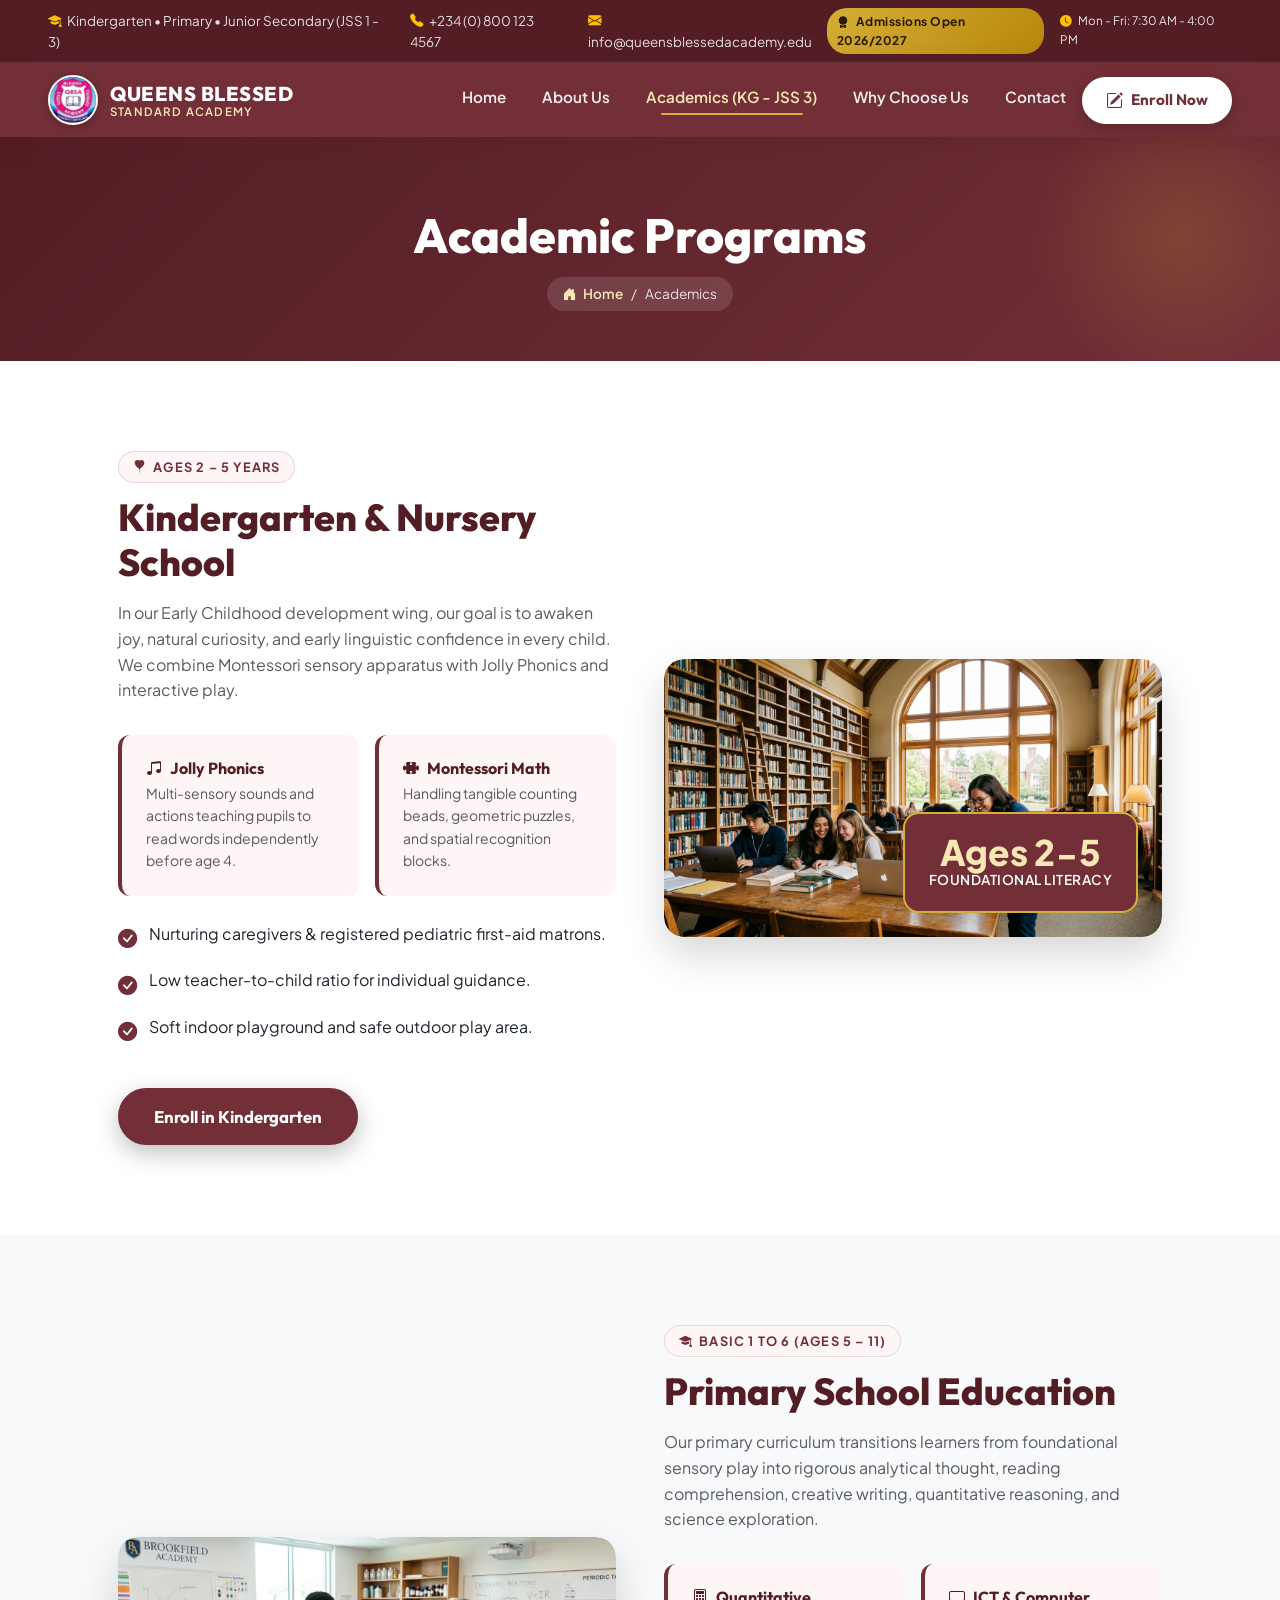
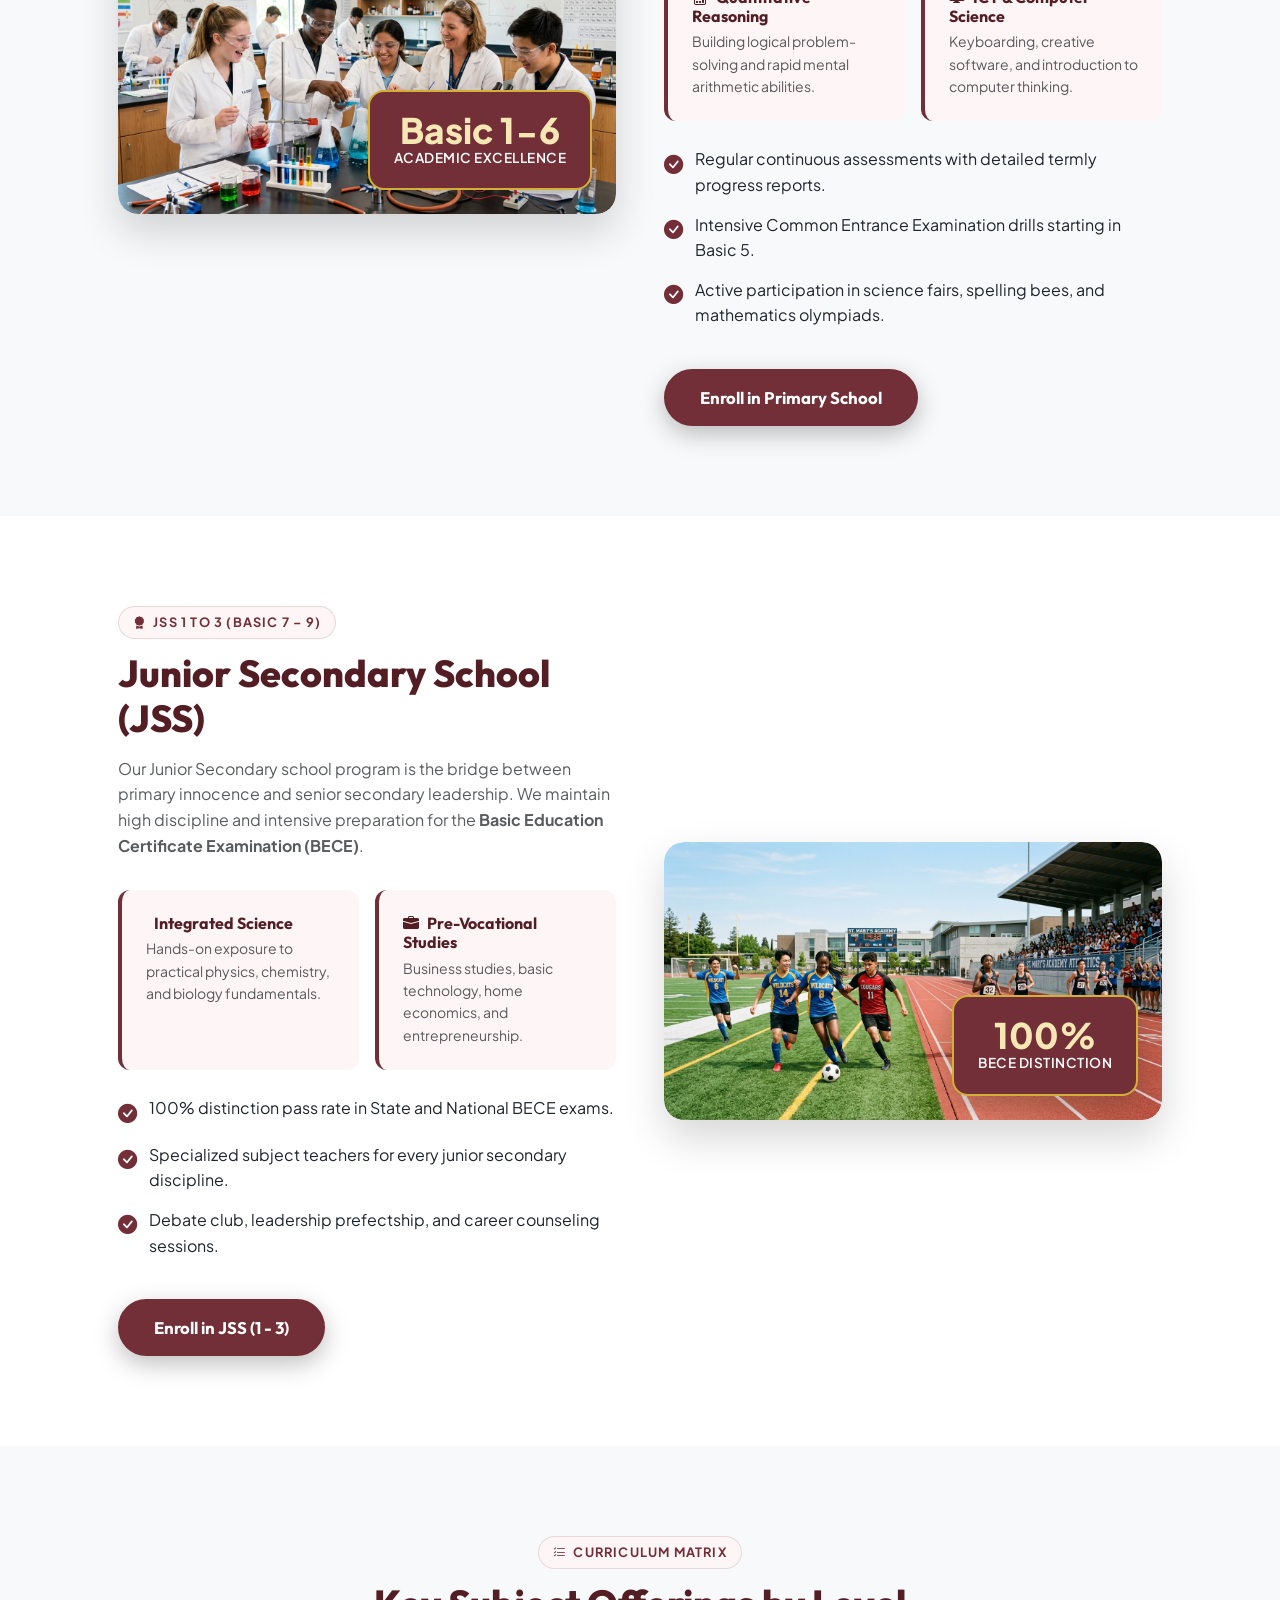
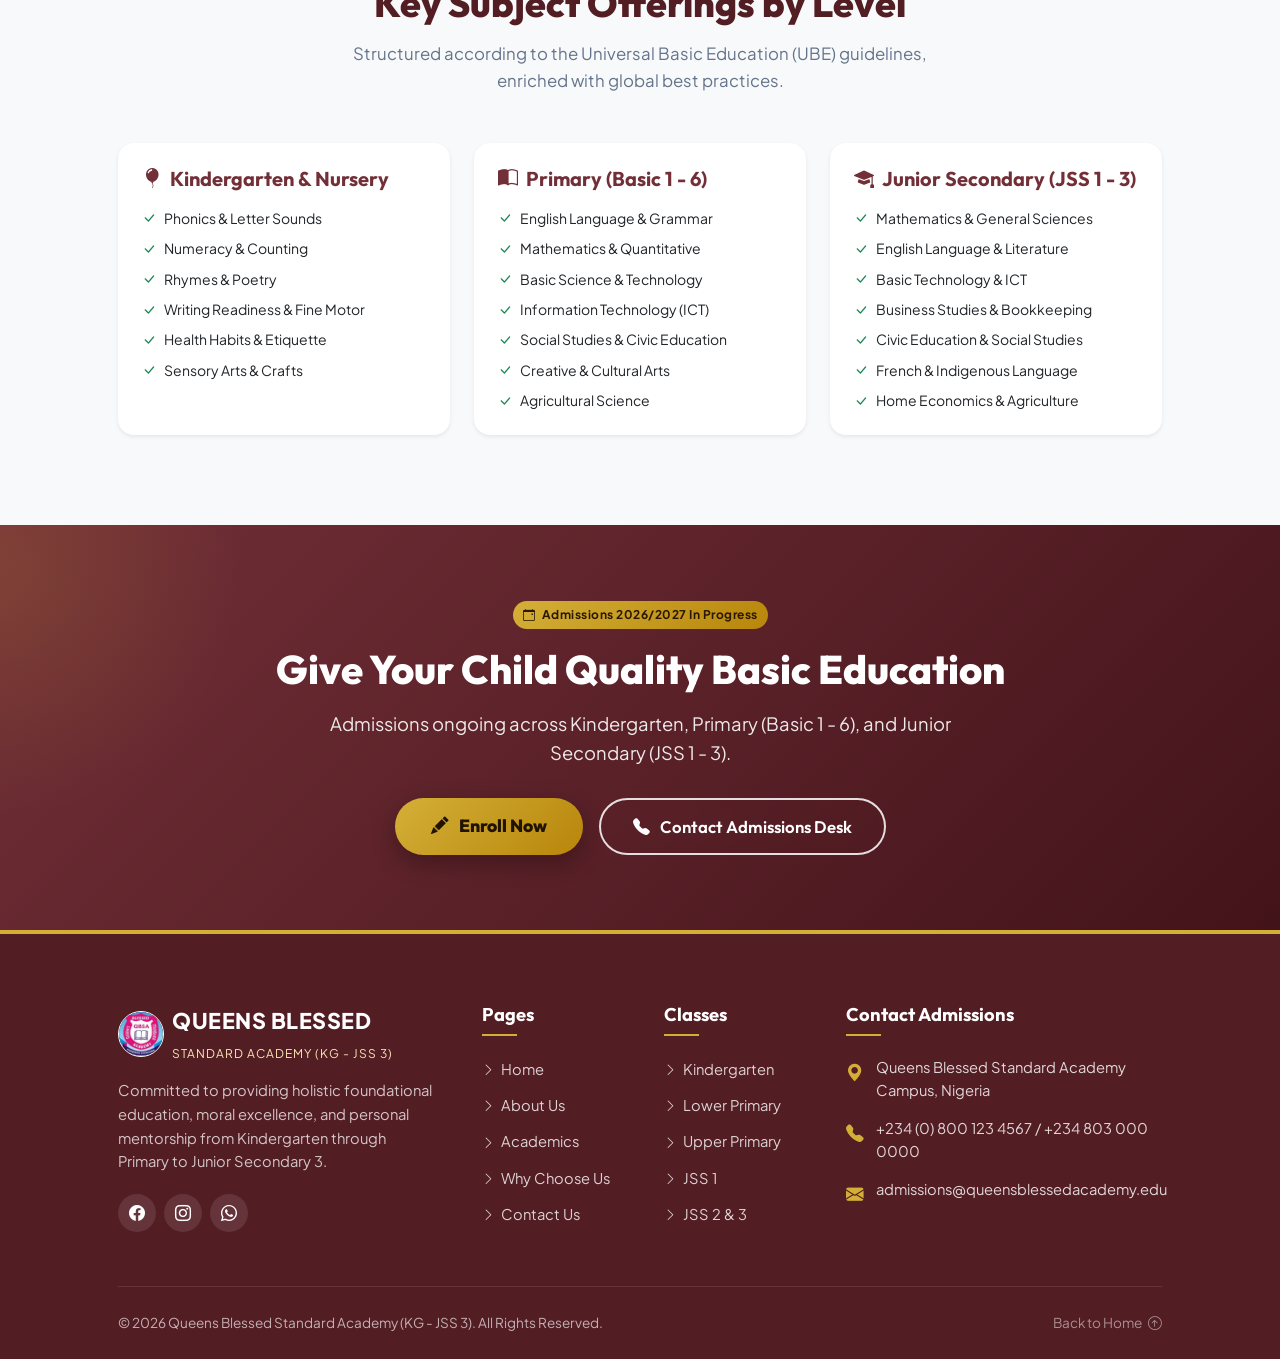
<file: academics.html>
<!DOCTYPE html>
<html lang="en">

<head>
    <meta charset="UTF-8">
    <meta name="viewport" content="width=device-width, initial-scale=1.0">
    <meta name="description"
        content="Academic Programs at Queens Blessed Standard Academy - Structured curriculum from Kindergarten through Primary and Junior Secondary School (JSS 1 - 3).">
    <title>Academics | Queens Blessed Standard Academy</title>

    <!-- Google Fonts: Plus Jakarta Sans & Outfit -->
    <link rel="preconnect" href="https://fonts.googleapis.com">
    <link rel="preconnect" href="https://fonts.gstatic.com" crossorigin>
    <link
        href="https://fonts.googleapis.com/css2?family=Outfit:wght@400;500;600;700;800&family=Plus+Jakarta+Sans:wght@300;400;500;600;700&display=swap"
        rel="stylesheet">

    <!-- Bootstrap 5 CSS CDN -->
    <link href="https://cdn.jsdelivr.net/npm/bootstrap@5.3.2/dist/css/bootstrap.min.css" rel="stylesheet">

    <!-- Bootstrap Icons CDN -->
    <link rel="stylesheet" href="https://cdn.jsdelivr.net/npm/bootstrap-icons@1.11.3/font/bootstrap-icons.min.css">

    <!-- Main Custom Stylesheet -->
    <link rel="stylesheet" href="assets/css/style.css">
</head>

<body>

    <!-- Top Contact / Announcement Bar -->
    <div class="top-info-bar py-2 d-none d-md-block">
        <div class="container-fluid px-lg-5">
            <div class="d-flex justify-content-between align-items-center">
                <div class="d-flex align-items-center gap-4">
                    <span><i class="bi bi-mortarboard-fill text-warning me-1"></i> Kindergarten &bull; Primary &bull;
                        Junior Secondary (JSS 1 - 3)</span>
                    <span><i class="bi bi-telephone-fill text-warning me-1"></i> +234 (0) 800 123 4567</span>
                    <span><i class="bi bi-envelope-fill text-warning me-1"></i> info@queensblessedacademy.edu</span>
                </div>
                <div class="d-flex align-items-center gap-3">
                    <span class="badge-admissions"><i class="bi bi-award-fill me-1"></i> Admissions Open
                        2026/2027</span>
                    <a href="contactus.html" class="small"><i class="bi bi-clock-fill text-warning me-1"></i> Mon - Fri:
                        7:30 AM - 4:00 PM</a>
                </div>
            </div>
        </div>
    </div>

    <!-- Main Navigation Bar: LOGO ON THE LEFT, ENROLL NOW ON THE RIGHT, OFFCANVAS ON MOBILE -->
    <nav class="navbar navbar-expand-lg sticky-top main-navbar" id="mainNavbar">
        <div class="container-fluid px-lg-5">

            <!-- Left: Logo & School Name -->
            <a class="navbar-brand" href="index.html">
                <img src="Mummy school badge.jpg" alt="Queens Blessed Standard Academy Badge" class="brand-logo-img">
                <div class="brand-text-wrap text-start">
                    <span class="brand-name">QUEENS BLESSED</span>
                    <span class="brand-tagline">Standard Academy</span>
                </div>
            </a>

            <!-- Mobile Action Cluster -->
            <div class="navbar-mobile-actions d-lg-none">
                <button class="btn btn-enroll-nav btn-enroll-mobile" data-bs-toggle="modal"
                    data-bs-target="#enrollmentModal" aria-label="Quick Enroll">
                    <i class="bi bi-pencil-square"></i>
                    <span>Enroll</span>
                </button>
                <button class="navbar-toggler" type="button" data-bs-toggle="offcanvas" data-bs-target="#mobileSideNav"
                    aria-controls="mobileSideNav" aria-label="Open navigation menu">
                    <span class="navbar-toggler-icon"></span>
                </button>
            </div>

            <!-- Multi-Page Nav Links & Desktop Enroll -->
            <div class="offcanvas-lg offcanvas-end" tabindex="-1" id="mobileSideNav"
                aria-labelledby="mobileSideNavLabel">

                <!-- Drawer Header (Mobile) -->
                <div class="offcanvas-header d-lg-none">
                    <div class="d-flex align-items-center gap-2" id="mobileSideNavLabel">
                        <img src="Mummy school badge.jpg" alt="Logo" class="brand-logo-img"
                            style="width: 44px; height: 44px;">
                        <div class="brand-text-wrap text-start">
                            <span class="brand-name text-white fs-6">QUEENS BLESSED</span>
                            <span class="brand-tagline" style="font-size: 0.68rem;">Standard Academy</span>
                        </div>
                    </div>
                    <button type="button" class="btn-close btn-close-white" data-bs-dismiss="offcanvas"
                        data-bs-target="#mobileSideNav" aria-label="Close"></button>
                </div>

                <div class="offcanvas-body">
                    <ul class="navbar-nav mx-auto text-start text-lg-center gap-lg-1 mb-4 mb-lg-0">
                        <li class="nav-item">
                            <a class="nav-link" href="index.html">
                                <i class="bi bi-house-door-fill d-lg-none"></i>
                                <span>Home</span>
                            </a>
                        </li>
                        <li class="nav-item">
                            <a class="nav-link" href="aboutus.html">
                                <i class="bi bi-info-circle-fill d-lg-none"></i>
                                <span>About Us</span>
                            </a>
                        </li>
                        <li class="nav-item">
                            <a class="nav-link active" aria-current="page" href="academics.html">
                                <i class="bi bi-book-half d-lg-none"></i>
                                <span>Academics (KG - JSS 3)</span>
                            </a>
                        </li>
                        <li class="nav-item">
                            <a class="nav-link" href="chooseus.html">
                                <i class="bi bi-star-fill d-lg-none"></i>
                                <span>Why Choose Us</span>
                            </a>
                        </li>
                        <li class="nav-item">
                            <a class="nav-link" href="contactus.html">
                                <i class="bi bi-telephone-fill d-lg-none"></i>
                                <span>Contact</span>
                            </a>
                        </li>
                    </ul>

                    <div class="d-none d-lg-flex justify-content-end">
                        <button class="btn btn-enroll-nav" data-bs-toggle="modal" data-bs-target="#enrollmentModal">
                            <i class="bi bi-pencil-square"></i>
                            <span>Enroll Now</span>
                        </button>
                    </div>

                    <div class="mobile-sidebar-footer d-lg-none mt-auto">
                        <button class="btn btn-enroll-nav w-100 justify-content-center mb-3" data-bs-toggle="modal"
                            data-bs-target="#enrollmentModal" data-bs-dismiss="offcanvas">
                            <i class="bi bi-mortarboard-fill"></i> Enroll For 2026/2027
                        </button>
                        <div class="d-flex flex-column gap-2">
                            <div><i class="bi bi-telephone-fill text-warning me-2"></i> +234 (0) 800 123 4567</div>
                            <div><i class="bi bi-envelope-fill text-warning me-2"></i>
                                admissions@queensblessedacademy.edu</div>
                        </div>
                    </div>
                </div>

            </div>
        </div>
    </nav>

    <!-- Page Header Banner -->
    <section class="page-header-banner text-center">
        <div class="container px-lg-5">
            <h1 class="page-title">Academic Programs</h1>
            <div class="breadcrumb-custom">
                <a href="index.html"><i class="bi bi-house-door-fill me-1"></i> Home</a>
                <span>/</span>
                <span>Academics</span>
            </div>
        </div>
    </section>

    <!-- Detailed Section 1: Kindergarten & Early Years -->
    <section class="about-section" id="kindergarten">
        <div class="container px-lg-5">
            <div class="row align-items-center g-5">
                <div class="col-lg-6">
                    <span class="section-badge"><i class="bi bi-balloon-heart-fill"></i> Ages 2 – 5 Years</span>
                    <h2 class="section-title">Kindergarten & Nursery School</h2>
                    <p class="text-muted">
                        In our Early Childhood development wing, our goal is to awaken joy, natural curiosity, and early
                        linguistic confidence in every child. We combine Montessori sensory apparatus with Jolly Phonics
                        and interactive play.
                    </p>
                    <div class="row g-3 my-3">
                        <div class="col-sm-6">
                            <div class="value-box">
                                <h5 class="fw-bold fs-6 mb-1"><i class="bi bi-music-note-beamed me-2"></i>Jolly Phonics
                                </h5>
                                <p class="small text-muted mb-0">Multi-sensory sounds and actions teaching pupils to
                                    read words independently before age 4.</p>
                            </div>
                        </div>
                        <div class="col-sm-6">
                            <div class="value-box">
                                <h5 class="fw-bold fs-6 mb-1"><i class="bi bi-puzzle-fill me-2"></i>Montessori Math</h5>
                                <p class="small text-muted mb-0">Handling tangible counting beads, geometric puzzles,
                                    and spatial recognition blocks.</p>
                            </div>
                        </div>
                    </div>
                    <ul class="about-check-list">
                        <li><i class="bi bi-check-circle-fill"></i> Nurturing caregivers & registered pediatric
                            first-aid matrons.</li>
                        <li><i class="bi bi-check-circle-fill"></i> Low teacher-to-child ratio for individual guidance.
                        </li>
                        <li><i class="bi bi-check-circle-fill"></i> Soft indoor playground and safe outdoor play area.
                        </li>
                    </ul>
                    <button class="btn btn-hero-primary mt-3" data-bs-toggle="modal" data-bs-target="#enrollmentModal"
                        style="background-color: var(--wine-red); color: white; border-color: var(--wine-red);">
                        Enroll in Kindergarten
                    </button>
                </div>
                <div class="col-lg-6">
                    <div class="about-image-wrapper">
                        <img src="assets/images/hero-library.jpg" alt="Kindergarten & Early Years Learning"
                            class="img-fluid">
                        <div class="about-badge-card text-center">
                            <div class="num">Ages 2-5</div>
                            <div class="label">Foundational Literacy</div>
                        </div>
                    </div>
                </div>
            </div>
        </div>
    </section>

    <!-- Detailed Section 2: Primary School -->
    <section class="about-section bg-light" id="primary">
        <div class="container px-lg-5">
            <div class="row align-items-center g-5 flex-lg-row-reverse">
                <div class="col-lg-6">
                    <span class="section-badge"><i class="bi bi-mortarboard-fill"></i> Basic 1 to 6 (Ages 5 – 11)</span>
                    <h2 class="section-title">Primary School Education</h2>
                    <p class="text-muted">
                        Our primary curriculum transitions learners from foundational sensory play into rigorous
                        analytical thought, reading comprehension, creative writing, quantitative reasoning, and science
                        exploration.
                    </p>
                    <div class="row g-3 my-3">
                        <div class="col-sm-6">
                            <div class="value-box">
                                <h5 class="fw-bold fs-6 mb-1"><i class="bi bi-calculator me-2"></i>Quantitative
                                    Reasoning</h5>
                                <p class="small text-muted mb-0">Building logical problem-solving and rapid mental
                                    arithmetic abilities.</p>
                            </div>
                        </div>
                        <div class="col-sm-6">
                            <div class="value-box">
                                <h5 class="fw-bold fs-6 mb-1"><i class="bi bi-display me-2"></i>ICT & Computer Science
                                </h5>
                                <p class="small text-muted mb-0">Keyboarding, creative software, and introduction to
                                    computer thinking.</p>
                            </div>
                        </div>
                    </div>
                    <ul class="about-check-list">
                        <li><i class="bi bi-check-circle-fill"></i> Regular continuous assessments with detailed termly
                            progress reports.</li>
                        <li><i class="bi bi-check-circle-fill"></i> Intensive Common Entrance Examination drills
                            starting in Basic 5.</li>
                        <li><i class="bi bi-check-circle-fill"></i> Active participation in science fairs, spelling
                            bees, and mathematics olympiads.</li>
                    </ul>
                    <button class="btn btn-hero-primary mt-3" data-bs-toggle="modal" data-bs-target="#enrollmentModal"
                        style="background-color: var(--wine-red); color: white; border-color: var(--wine-red);">
                        Enroll in Primary School
                    </button>
                </div>
                <div class="col-lg-6">
                    <div class="about-image-wrapper">
                        <img src="assets/images/hero-science.jpg" alt="Primary School Students in STEM Lab"
                            class="img-fluid">
                        <div class="about-badge-card text-center">
                            <div class="num">Basic 1-6</div>
                            <div class="label">Academic Excellence</div>
                        </div>
                    </div>
                </div>
            </div>
        </div>
    </section>

    <!-- Detailed Section 3: Junior Secondary School -->
    <section class="about-section" id="jss">
        <div class="container px-lg-5">
            <div class="row align-items-center g-5">
                <div class="col-lg-6">
                    <span class="section-badge"><i class="bi bi-award-fill"></i> JSS 1 to 3 (Basic 7 – 9)</span>
                    <h2 class="section-title">Junior Secondary School (JSS)</h2>
                    <p class="text-muted">
                        Our Junior Secondary school program is the bridge between primary innocence and senior secondary
                        leadership. We maintain high discipline and intensive preparation for the <strong>Basic
                            Education Certificate Examination (BECE)</strong>.
                    </p>
                    <div class="row g-3 my-3">
                        <div class="col-sm-6">
                            <div class="value-box">
                                <h5 class="fw-bold fs-6 mb-1"><i class="bi bi-flask-fill me-2"></i>Integrated Science
                                </h5>
                                <p class="small text-muted mb-0">Hands-on exposure to practical physics, chemistry, and
                                    biology fundamentals.</p>
                            </div>
                        </div>
                        <div class="col-sm-6">
                            <div class="value-box">
                                <h5 class="fw-bold fs-6 mb-1"><i class="bi bi-briefcase-fill me-2"></i>Pre-Vocational
                                    Studies</h5>
                                <p class="small text-muted mb-0">Business studies, basic technology, home economics, and
                                    entrepreneurship.</p>
                            </div>
                        </div>
                    </div>
                    <ul class="about-check-list">
                        <li><i class="bi bi-check-circle-fill"></i> 100% distinction pass rate in State and National
                            BECE exams.</li>
                        <li><i class="bi bi-check-circle-fill"></i> Specialized subject teachers for every junior
                            secondary discipline.</li>
                        <li><i class="bi bi-check-circle-fill"></i> Debate club, leadership prefectship, and career
                            counseling sessions.</li>
                    </ul>
                    <button class="btn btn-hero-primary mt-3" data-bs-toggle="modal" data-bs-target="#enrollmentModal"
                        style="background-color: var(--wine-red); color: white; border-color: var(--wine-red);">
                        Enroll in JSS (1 - 3)
                    </button>
                </div>
                <div class="col-lg-6">
                    <div class="about-image-wrapper">
                        <img src="assets/images/hero-sports.jpg" alt="Junior Secondary Athletics & Teamwork"
                            class="img-fluid">
                        <div class="about-badge-card text-center">
                            <div class="num">100%</div>
                            <div class="label">BECE Distinction</div>
                        </div>
                    </div>
                </div>
            </div>
        </div>
    </section>

    <!-- Subject Offerings Overview -->
    <section class="academics-section bg-light">
        <div class="container px-lg-5">
            <div class="text-center mb-5">
                <span class="section-badge"><i class="bi bi-list-check"></i> Curriculum Matrix</span>
                <h2 class="section-title">Key Subject Offerings by Level</h2>
                <p class="section-subtitle">Structured according to the Universal Basic Education (UBE) guidelines,
                    enriched with global best practices.</p>
            </div>

            <div class="row g-4">
                <div class="col-md-4">
                    <div class="card h-100 border-0 shadow-sm rounded-4 p-4">
                        <h4 class="h5 fw-bold mb-3" style="color: var(--wine-red);"><i
                                class="bi bi-balloon-fill me-2"></i>Kindergarten & Nursery</h4>
                        <ul class="list-unstyled mb-0 d-flex flex-column gap-2 small">
                            <li><i class="bi bi-check-lg text-success me-2"></i>Phonics & Letter Sounds</li>
                            <li><i class="bi bi-check-lg text-success me-2"></i>Numeracy & Counting</li>
                            <li><i class="bi bi-check-lg text-success me-2"></i>Rhymes & Poetry</li>
                            <li><i class="bi bi-check-lg text-success me-2"></i>Writing Readiness & Fine Motor</li>
                            <li><i class="bi bi-check-lg text-success me-2"></i>Health Habits & Etiquette</li>
                            <li><i class="bi bi-check-lg text-success me-2"></i>Sensory Arts & Crafts</li>
                        </ul>
                    </div>
                </div>

                <div class="col-md-4">
                    <div class="card h-100 border-0 shadow-sm rounded-4 p-4">
                        <h4 class="h5 fw-bold mb-3" style="color: var(--wine-red);"><i
                                class="bi bi-book-half me-2"></i>Primary (Basic 1 - 6)</h4>
                        <ul class="list-unstyled mb-0 d-flex flex-column gap-2 small">
                            <li><i class="bi bi-check-lg text-success me-2"></i>English Language & Grammar</li>
                            <li><i class="bi bi-check-lg text-success me-2"></i>Mathematics & Quantitative</li>
                            <li><i class="bi bi-check-lg text-success me-2"></i>Basic Science & Technology</li>
                            <li><i class="bi bi-check-lg text-success me-2"></i>Information Technology (ICT)</li>
                            <li><i class="bi bi-check-lg text-success me-2"></i>Social Studies & Civic Education</li>
                            <li><i class="bi bi-check-lg text-success me-2"></i>Creative & Cultural Arts</li>
                            <li><i class="bi bi-check-lg text-success me-2"></i>Agricultural Science</li>
                        </ul>
                    </div>
                </div>

                <div class="col-md-4">
                    <div class="card h-100 border-0 shadow-sm rounded-4 p-4">
                        <h4 class="h5 fw-bold mb-3" style="color: var(--wine-red);"><i
                                class="bi bi-mortarboard-fill me-2"></i>Junior Secondary (JSS 1 - 3)</h4>
                        <ul class="list-unstyled mb-0 d-flex flex-column gap-2 small">
                            <li><i class="bi bi-check-lg text-success me-2"></i>Mathematics & General Sciences</li>
                            <li><i class="bi bi-check-lg text-success me-2"></i>English Language & Literature</li>
                            <li><i class="bi bi-check-lg text-success me-2"></i>Basic Technology & ICT</li>
                            <li><i class="bi bi-check-lg text-success me-2"></i>Business Studies & Bookkeeping</li>
                            <li><i class="bi bi-check-lg text-success me-2"></i>Civic Education & Social Studies</li>
                            <li><i class="bi bi-check-lg text-success me-2"></i>French & Indigenous Language</li>
                            <li><i class="bi bi-check-lg text-success me-2"></i>Home Economics & Agriculture</li>
                        </ul>
                    </div>
                </div>
            </div>
        </div>
    </section>

    <!-- Admission CTA Banner -->
    <section class="cta-banner-section text-center">
        <div class="container px-lg-5">
            <span class="badge-admissions mb-3 d-inline-block"><i class="bi bi-calendar-event me-1"></i> Admissions
                2026/2027 In Progress</span>
            <h2 class="cta-title">Give Your Child Quality Basic Education</h2>
            <p class="cta-desc mx-auto">Admissions ongoing across Kindergarten, Primary (Basic 1 - 6), and Junior
                Secondary (JSS 1 - 3).</p>
            <div class="d-flex justify-content-center gap-3 flex-wrap">
                <button class="btn btn-cta-gold" data-bs-toggle="modal" data-bs-target="#enrollmentModal">
                    <i class="bi bi-pencil-fill"></i> Enroll Now
                </button>
                <a href="contactus.html" class="btn btn-hero-secondary">
                    <i class="bi bi-telephone-fill"></i> Contact Admissions Desk
                </a>
            </div>
        </div>
    </section>

    <!-- Main Footer -->
    <footer class="main-footer">
        <div class="container px-lg-5">
            <div class="row g-5">
                <div class="col-lg-4">
                    <div class="d-flex align-items-center gap-2 mb-3">
                        <img src="Mummy school badge.jpg" alt="Logo" class="rounded-circle border border-white"
                            style="width: 46px; height: 46px; object-fit: cover;">
                        <div>
                            <div class="footer-brand-title">QUEENS BLESSED</div>
                            <div class="text-uppercase small"
                                style="color: var(--accent-gold-light); font-size: 0.75rem; letter-spacing: 1px;">
                                Standard Academy (KG - JSS 3)</div>
                        </div>
                    </div>
                    <p class="footer-about">
                        Committed to providing holistic foundational education, moral excellence, and personal
                        mentorship from Kindergarten through Primary to Junior Secondary 3.
                    </p>
                    <div class="d-flex">
                        <a href="#" class="social-link" aria-label="Facebook"><i class="bi bi-facebook"></i></a>
                        <a href="#" class="social-link" aria-label="Instagram"><i class="bi bi-instagram"></i></a>
                        <a href="#" class="social-link" aria-label="WhatsApp"><i class="bi bi-whatsapp"></i></a>
                    </div>
                </div>

                <div class="col-6 col-lg-2">
                    <h5 class="footer-heading">Pages</h5>
                    <ul class="footer-links">
                        <li><a href="index.html"><i class="bi bi-chevron-right small"></i> Home</a></li>
                        <li><a href="aboutus.html"><i class="bi bi-chevron-right small"></i> About Us</a></li>
                        <li><a href="academics.html"><i class="bi bi-chevron-right small"></i> Academics</a></li>
                        <li><a href="chooseus.html"><i class="bi bi-chevron-right small"></i> Why Choose Us</a></li>
                        <li><a href="contactus.html"><i class="bi bi-chevron-right small"></i> Contact Us</a></li>
                    </ul>
                </div>

                <div class="col-6 col-lg-2">
                    <h5 class="footer-heading">Classes</h5>
                    <ul class="footer-links">
                        <li><a href="#kindergarten"><i class="bi bi-chevron-right small"></i> Kindergarten</a>
                        </li>
                        <li><a href="#primary"><i class="bi bi-chevron-right small"></i> Lower Primary</a></li>
                        <li><a href="#primary"><i class="bi bi-chevron-right small"></i> Upper Primary</a></li>
                        <li><a href="#jss"><i class="bi bi-chevron-right small"></i> JSS 1</a></li>
                        <li><a href="#jss"><i class="bi bi-chevron-right small"></i> JSS 2 & 3</a></li>
                    </ul>
                </div>

                <div class="col-lg-4">
                    <h5 class="footer-heading">Contact Admissions</h5>
                    <div class="footer-contact-item">
                        <i class="bi bi-geo-alt-fill"></i>
                        <span>Queens Blessed Standard Academy Campus, Nigeria</span>
                    </div>
                    <div class="footer-contact-item">
                        <i class="bi bi-telephone-fill"></i>
                        <span>+234 (0) 800 123 4567 / +234 803 000 0000</span>
                    </div>
                    <div class="footer-contact-item">
                        <i class="bi bi-envelope-fill"></i>
                        <span>admissions@queensblessedacademy.edu</span>
                    </div>
                </div>
            </div>

            <div class="footer-bottom d-flex flex-column flex-md-row justify-content-between align-items-center gap-2">
                <div>
                    &copy; <span id="currentYear">2026</span> Queens Blessed Standard Academy (KG - JSS 3). All Rights
                    Reserved.
                </div>
                <div class="d-flex gap-3">
                    <a href="index.html" class="text-white-50 text-decoration-none">Back to Home <i
                            class="bi bi-arrow-up-circle ms-1"></i></a>
                </div>
            </div>
        </div>
    </footer>

    <!-- Enrollment Modal -->
    <div class="modal fade" id="enrollmentModal" tabindex="-1" aria-labelledby="enrollmentModalLabel"
        aria-hidden="true">
        <div class="modal-dialog modal-dialog-centered modal-lg">
            <div class="modal-content">
                <div class="modal-header modal-header-wine">
                    <div>
                        <h4 class="modal-title font-heading fw-bold text-white" id="enrollmentModalLabel">
                            <i class="bi bi-mortarboard-fill me-2 text-warning"></i> Enroll Your Child
                        </h4>
                        <p class="small text-white-50 mb-0">Fill in the admission inquiry form and our school registrar
                            will contact you promptly.</p>
                    </div>
                    <button type="button" class="btn-close" data-bs-dismiss="modal" aria-label="Close"></button>
                </div>
                <div class="modal-body">
                    <form id="enrollmentForm">
                        <div class="row g-3">
                            <div class="col-md-6">
                                <label class="form-label" for="enrollParentName">Parent / Guardian Full Name *</label>
                                <input type="text" name="parent_name" id="enrollParentName" class="form-control"
                                    placeholder="e.g. Dr. / Mr. / Mrs. Adeleke" required>
                            </div>
                            <div class="col-md-6">
                                <label class="form-label" for="enrollPhone">Phone Number *</label>
                                <input type="tel" name="phone" id="enrollPhone" class="form-control"
                                    placeholder="e.g. 0801 234 5678" required>
                            </div>
                            <div class="col-md-6">
                                <label class="form-label" for="enrollEmail">Email Address <span class="text-muted fw-normal small">(Optional)</span></label>
                                <input type="email" name="email" id="enrollEmail" class="form-control"
                                    placeholder="parent@email.com">
                            </div>
                            <div class="col-md-6">
                                <label class="form-label" for="enrollChildName">Child / Pupil Full Name *</label>
                                <input type="text" name="child_name" id="enrollChildName" class="form-control"
                                    placeholder="Candidate's Name" required>
                            </div>
                            <div class="col-md-6">
                                <label class="form-label" for="enrollDob">Child's Date of Birth *</label>
                                <input type="date" name="dob" id="enrollDob" class="form-control" required>
                            </div>
                            <div class="col-md-6">
                                <label class="form-label" for="enrollClass">Class Applying For *</label>
                                <select name="class_applying" id="enrollClass" class="form-select" required>
                                    <option value="" selected disabled>Select Target Class</option>
                                    <optgroup label="Early Years">
                                        <option value="Creche / Playgroup">Creche / Playgroup</option>
                                        <option value="Kindergarten 1 (KG 1)">Kindergarten 1 (KG 1)</option>
                                        <option value="Kindergarten 2 (KG 2)">Kindergarten 2 (KG 2)</option>
                                    </optgroup>
                                    <optgroup label="Primary School">
                                        <option value="Primary 1 (Basic 1)">Primary 1 (Basic 1)</option>
                                        <option value="Primary 2 (Basic 2)">Primary 2 (Basic 2)</option>
                                        <option value="Primary 3 (Basic 3)">Primary 3 (Basic 3)</option>
                                        <option value="Primary 4 (Basic 4)">Primary 4 (Basic 4)</option>
                                        <option value="Primary 5 (Basic 5)">Primary 5 (Basic 5)</option>
                                        <option value="Primary 6 (Basic 6)">Primary 6 (Basic 6)</option>
                                    </optgroup>
                                    <optgroup label="Junior Secondary School">
                                        <option value="JSS 1 (Basic 7)">JSS 1 (Basic 7)</option>
                                        <option value="JSS 2 (Basic 8)">JSS 2 (Basic 8)</option>
                                        <option value="JSS 3 (Basic 9)">JSS 3 (Basic 9)</option>
                                    </optgroup>
                                </select>
                            </div>
                            <div class="col-12">
                                <label class="form-label" for="enrollRemarks">Special Talents, Interests or Remarks</label>
                                <textarea name="remarks" id="enrollRemarks" class="form-control" rows="3"
                                    placeholder="Tell us about your child's personality, interests, or any specific learning requirements..."></textarea>
                            </div>
                            <div class="col-12">
                                <label class="form-label small text-muted">Forward Application to Admissions WhatsApp Desk:</label>
                                <div class="d-flex flex-wrap gap-3 p-2 rounded bg-light border">
                                    <div class="form-check">
                                        <input class="form-check-input" type="radio" name="whatsapp_dest" id="waDesk1_acad" value="2347061542613" checked>
                                        <label class="form-check-label small fw-semibold text-dark" for="waDesk1_acad">
                                            <i class="bi bi-whatsapp text-success me-1"></i> Admissions Line 1: 07061542613
                                        </label>
                                    </div>
                                    <div class="form-check">
                                        <input class="form-check-input" type="radio" name="whatsapp_dest" id="waDesk2_acad" value="2348104289567">
                                        <label class="form-check-label small fw-semibold text-dark" for="waDesk2_acad">
                                            <i class="bi bi-whatsapp text-success me-1"></i> Admissions Line 2: 08104289567
                                        </label>
                                    </div>
                                </div>
                            </div>
                            <div class="col-12 mt-3">
                                <button type="submit" class="btn btn-submit-enroll py-3">
                                    <i class="bi bi-whatsapp me-2 fs-5"></i> Submit Enrollment via WhatsApp
                                </button>
                            </div>
                        </div>
                    </form>
                </div>
            </div>
        </div>
    </div>

    <!-- Bootstrap 5 JS CDN -->
    <script src="https://cdn.jsdelivr.net/npm/bootstrap@5.3.2/dist/js/bootstrap.bundle.min.js"></script>
    <script>
        document.addEventListener('DOMContentLoaded', function () {
            const navbar = document.getElementById('mainNavbar');
            window.addEventListener('scroll', function () {
                if (window.scrollY > 30) navbar.classList.add('scrolled');
                else navbar.classList.remove('scrolled');
            });
            const yearElem = document.getElementById('currentYear');
            if (yearElem) yearElem.textContent = new Date().getFullYear();

            const enrollmentForm = document.getElementById('enrollmentForm');
            if (enrollmentForm) {
                enrollmentForm.addEventListener('submit', function (e) {
                    e.preventDefault();

                    const parentName = enrollmentForm.querySelector('[name="parent_name"]')?.value.trim() || '';
                    const phone = enrollmentForm.querySelector('[name="phone"]')?.value.trim() || '';
                    const email = enrollmentForm.querySelector('[name="email"]')?.value.trim() || '';
                    const childName = enrollmentForm.querySelector('[name="child_name"]')?.value.trim() || '';
                    const dob = enrollmentForm.querySelector('[name="dob"]')?.value || '';
                    const classSelect = enrollmentForm.querySelector('[name="class_applying"]');
                    const classApplying = classSelect ? (classSelect.options[classSelect.selectedIndex]?.text || classSelect.value) : '';
                    const remarks = enrollmentForm.querySelector('[name="remarks"]')?.value.trim() || '';
                    const chosenNum = enrollmentForm.querySelector('input[name="whatsapp_dest"]:checked')?.value || '2347061542613';
                    const altNum = chosenNum === '2347061542613' ? '2348104289567' : '2347061542613';
                    const altDisplay = chosenNum === '2347061542613' ? '08104289567' : '07061542613';

                    const messageLines = [
                        "🎓 *NEW ENROLLMENT INQUIRY*",
                        "*Queens Blessed Standard Academy*",
                        "------------------------------------",
                        `*Parent/Guardian:* ${parentName}`,
                        `*Phone Number:* ${phone}`,
                        `*Email Address:* ${email ? email : 'Not provided'}`,
                        `*Child's Full Name:* ${childName}`,
                        `*Date of Birth:* ${dob}`,
                        `*Class Applying For:* ${classApplying}`,
                        remarks ? `*Special Talents / Remarks:* ${remarks}` : null,
                        "------------------------------------",
                        "📍 _Sent via Queens Blessed Standard Academy online portal._"
                    ].filter(Boolean).join("\n");

                    const encodedMsg = encodeURIComponent(messageLines);
                    const primaryUrl = `https://wa.me/${chosenNum}?text=${encodedMsg}`;
                    const altUrl = `https://wa.me/${altNum}?text=${encodedMsg}`;

                    const modalElement = document.getElementById('enrollmentModal');
                    if (modalElement && window.bootstrap) {
                        const modalInstance = bootstrap.Modal.getInstance(modalElement);
                        if (modalInstance) {
                            modalInstance.hide();
                        }
                    }

                    // Open chosen WhatsApp line
                    window.open(primaryUrl, '_blank');

                    // Offer to send to the alternate line
                    setTimeout(function () {
                        if (confirm("Your enrollment information has been opened in WhatsApp!\n\nWould you also like to forward a copy to our secondary Admissions line (" + altDisplay + ")?")) {
                            window.open(altUrl, '_blank');
                        }
                    }, 600);

                    enrollmentForm.reset();
                });
            }
        });
    </script>
</body>

</html>
</file>
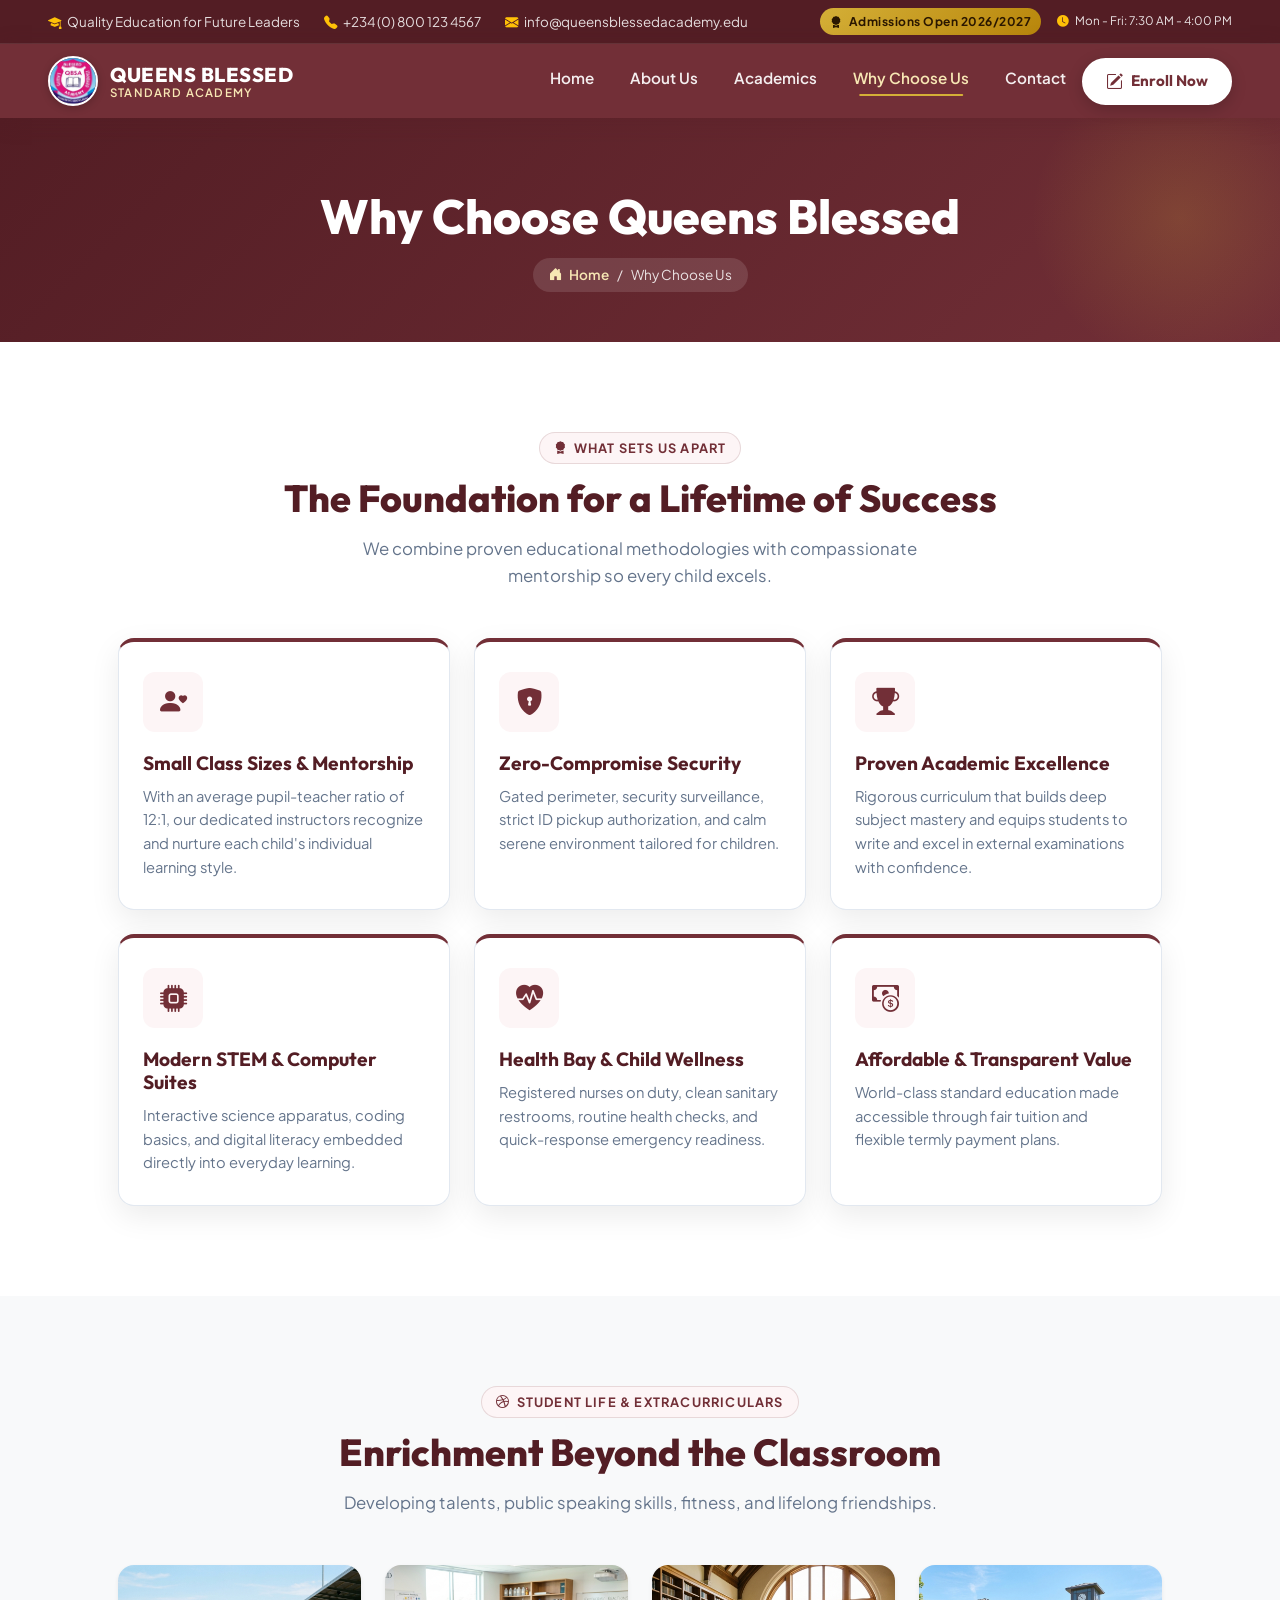
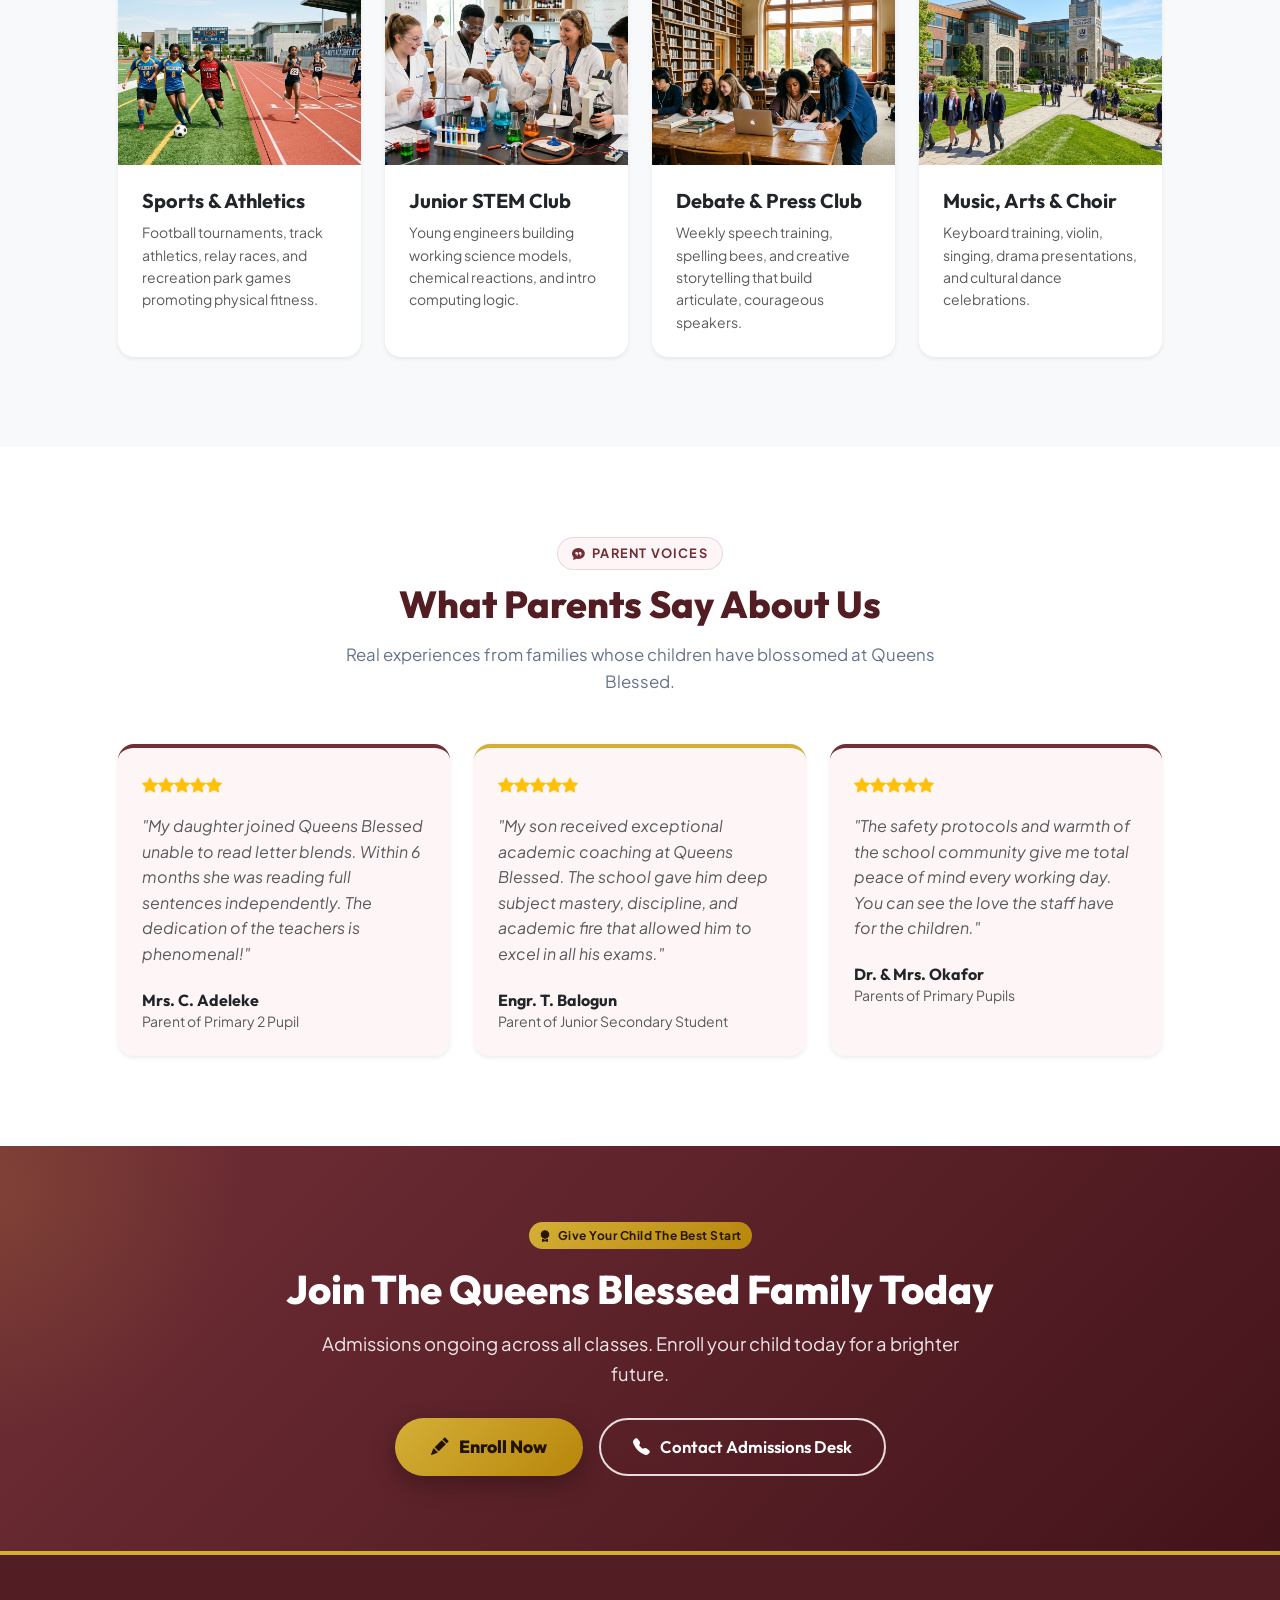
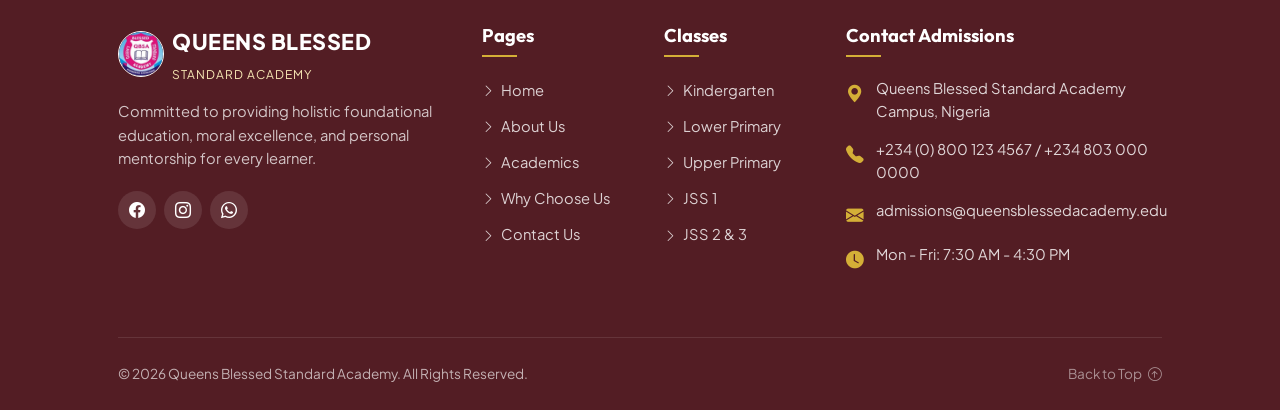
<file: chooseus.html>
<!DOCTYPE html>
<html lang="en">

<head>
    <meta charset="UTF-8">
    <meta name="viewport" content="width=device-width, initial-scale=1.0">
    <meta name="description"
        content="Why Choose Queens Blessed Standard Academy - Discover our unmatched safety, personal mentorship, STEM facilities, and stellar academic training.">
    <title>Why Choose Us | Queens Blessed Standard Academy</title>

    <!-- Google Fonts: Plus Jakarta Sans & Outfit -->
    <link rel="preconnect" href="https://fonts.googleapis.com">
    <link rel="preconnect" href="https://fonts.gstatic.com" crossorigin>
    <link
        href="https://fonts.googleapis.com/css2?family=Outfit:wght@400;500;600;700;800&family=Plus+Jakarta+Sans:wght@300;400;500;600;700&display=swap"
        rel="stylesheet">

    <!-- Bootstrap 5 CSS CDN -->
    <link href="https://cdn.jsdelivr.net/npm/bootstrap@5.3.2/dist/css/bootstrap.min.css" rel="stylesheet">

    <!-- Bootstrap Icons CDN -->
    <link rel="stylesheet" href="https://cdn.jsdelivr.net/npm/bootstrap-icons@1.11.3/font/bootstrap-icons.min.css">

    <!-- Main Custom Stylesheet -->
    <link rel="stylesheet" href="assets/css/style.css">
</head>

<body>

    <!-- Top Contact / Announcement Bar -->
    <div class="top-info-bar py-2 d-none d-md-block">
        <div class="container-fluid px-lg-5">
            <div class="d-flex justify-content-between align-items-center">
                <div class="d-flex align-items-center gap-4">
                    <span><i class="bi bi-mortarboard-fill text-warning me-1"></i> Quality Education for Future
                        Leaders</span>
                    <span><i class="bi bi-telephone-fill text-warning me-1"></i> +234 (0) 800 123 4567</span>
                    <span><i class="bi bi-envelope-fill text-warning me-1"></i> info@queensblessedacademy.edu</span>
                </div>
                <div class="d-flex align-items-center gap-3">
                    <span class="badge-admissions"><i class="bi bi-award-fill me-1"></i> Admissions Open
                        2026/2027</span>
                    <a href="contactus.html" class="small"><i class="bi bi-clock-fill text-warning me-1"></i> Mon - Fri:
                        7:30 AM - 4:00 PM</a>
                </div>
            </div>
        </div>
    </div>

    <!-- Main Navigation Bar: LOGO ON THE LEFT, ENROLL NOW ON THE RIGHT, OFFCANVAS ON MOBILE -->
    <nav class="navbar navbar-expand-lg sticky-top main-navbar" id="mainNavbar">
        <div class="container-fluid px-lg-5">

            <!-- Left: Logo & School Name -->
            <a class="navbar-brand" href="index.html">
                <img src="Mummy school badge.jpg" alt="Queens Blessed Standard Academy Badge" class="brand-logo-img">
                <div class="brand-text-wrap text-start">
                    <span class="brand-name">QUEENS BLESSED</span>
                    <span class="brand-tagline">Standard Academy</span>
                </div>
            </a>

            <!-- Mobile Action Cluster -->
            <div class="navbar-mobile-actions d-lg-none">
                <button class="btn btn-enroll-nav btn-enroll-mobile" data-bs-toggle="modal"
                    data-bs-target="#enrollmentModal" aria-label="Quick Enroll">
                    <i class="bi bi-pencil-square"></i>
                    <span>Enroll</span>
                </button>
                <button class="navbar-toggler" type="button" data-bs-toggle="offcanvas" data-bs-target="#mobileSideNav"
                    aria-controls="mobileSideNav" aria-label="Open navigation menu">
                    <span class="navbar-toggler-icon"></span>
                </button>
            </div>

            <!-- Multi-Page Nav Links & Desktop Enroll -->
            <div class="offcanvas-lg offcanvas-end" tabindex="-1" id="mobileSideNav"
                aria-labelledby="mobileSideNavLabel">

                <!-- Drawer Header (Mobile) -->
                <div class="offcanvas-header d-lg-none">
                    <div class="d-flex align-items-center gap-2" id="mobileSideNavLabel">
                        <img src="Mummy school badge.jpg" alt="Logo" class="brand-logo-img"
                            style="width: 44px; height: 44px;">
                        <div class="brand-text-wrap text-start">
                            <span class="brand-name text-white fs-6">QUEENS BLESSED</span>
                            <span class="brand-tagline" style="font-size: 0.68rem;">Standard Academy</span>
                        </div>
                    </div>
                    <button type="button" class="btn-close btn-close-white" data-bs-dismiss="offcanvas"
                        data-bs-target="#mobileSideNav" aria-label="Close"></button>
                </div>

                <div class="offcanvas-body">
                    <ul class="navbar-nav mx-auto text-start text-lg-center gap-lg-1 mb-4 mb-lg-0">
                        <li class="nav-item">
                            <a class="nav-link" href="index.html">
                                <i class="bi bi-house-door-fill d-lg-none"></i>
                                <span>Home</span>
                            </a>
                        </li>
                        <li class="nav-item">
                            <a class="nav-link" href="aboutus.html">
                                <i class="bi bi-info-circle-fill d-lg-none"></i>
                                <span>About Us</span>
                            </a>
                        </li>
                        <li class="nav-item">
                            <a class="nav-link" href="academics.html">
                                <i class="bi bi-book-half d-lg-none"></i>
                                <span>Academics</span>
                            </a>
                        </li>
                        <li class="nav-item">
                            <a class="nav-link active" aria-current="page" href="chooseus.html">
                                <i class="bi bi-star-fill d-lg-none"></i>
                                <span>Why Choose Us</span>
                            </a>
                        </li>
                        <li class="nav-item">
                            <a class="nav-link" href="contactus.html">
                                <i class="bi bi-telephone-fill d-lg-none"></i>
                                <span>Contact</span>
                            </a>
                        </li>
                    </ul>

                    <div class="d-none d-lg-flex justify-content-end">
                        <button class="btn btn-enroll-nav" data-bs-toggle="modal" data-bs-target="#enrollmentModal">
                            <i class="bi bi-pencil-square"></i>
                            <span>Enroll Now</span>
                        </button>
                    </div>

                    <div class="mobile-sidebar-footer d-lg-none mt-auto">
                        <button class="btn btn-enroll-nav w-100 justify-content-center mb-3" data-bs-toggle="modal"
                            data-bs-target="#enrollmentModal" data-bs-dismiss="offcanvas">
                            <i class="bi bi-mortarboard-fill"></i> Enroll For 2026/2027
                        </button>
                        <div class="d-flex flex-column gap-2">
                            <div><i class="bi bi-telephone-fill text-warning me-2"></i> +234 (0) 800 123 4567</div>
                            <div><i class="bi bi-envelope-fill text-warning me-2"></i>
                                admissions@queensblessedacademy.edu</div>
                        </div>
                    </div>
                </div>

            </div>
        </div>
    </nav>

    <!-- Page Header Banner -->
    <section class="page-header-banner text-center">
        <div class="container px-lg-5">
            <h1 class="page-title">Why Choose Queens Blessed</h1>
            <div class="breadcrumb-custom">
                <a href="index.html"><i class="bi bi-house-door-fill me-1"></i> Home</a>
                <span>/</span>
                <span>Why Choose Us</span>
            </div>
        </div>
    </section>

    <!-- 6 Key Pillars of Why Choose Us -->
    <section class="values-section">
        <div class="container px-lg-5">
            <div class="text-center mb-5">
                <span class="section-badge"><i class="bi bi-award-fill"></i> What Sets Us Apart</span>
                <h2 class="section-title">The Foundation for a Lifetime of Success</h2>
                <p class="section-subtitle">We combine proven educational methodologies with compassionate mentorship so
                    every child excels.</p>
            </div>

            <div class="row g-4">
                <div class="col-md-6 col-lg-4">
                    <div class="feature-card">
                        <div class="feature-icon-wrapper">
                            <i class="bi bi-person-heart"></i>
                        </div>
                        <h3 class="feature-title">Small Class Sizes & Mentorship</h3>
                        <p class="feature-desc">With an average pupil-teacher ratio of 12:1, our dedicated instructors
                            recognize and nurture each child's individual learning style.</p>
                    </div>
                </div>

                <div class="col-md-6 col-lg-4">
                    <div class="feature-card">
                        <div class="feature-icon-wrapper">
                            <i class="bi bi-shield-lock-fill"></i>
                        </div>
                        <h3 class="feature-title">Zero-Compromise Security</h3>
                        <p class="feature-desc">Gated perimeter, security surveillance, strict ID pickup authorization,
                            and calm serene environment tailored for children.</p>
                    </div>
                </div>

                <div class="col-md-6 col-lg-4">
                    <div class="feature-card">
                        <div class="feature-icon-wrapper">
                            <i class="bi bi-trophy-fill"></i>
                        </div>
                        <h3 class="feature-title">Proven Academic Excellence</h3>
                        <p class="feature-desc">Rigorous curriculum that builds deep subject mastery and equips students
                            to write and excel in external examinations with confidence.</p>
                    </div>
                </div>

                <div class="col-md-6 col-lg-4">
                    <div class="feature-card">
                        <div class="feature-icon-wrapper">
                            <i class="bi bi-cpu-fill"></i>
                        </div>
                        <h3 class="feature-title">Modern STEM & Computer Suites</h3>
                        <p class="feature-desc">Interactive science apparatus, coding basics, and digital literacy
                            embedded directly into everyday learning.</p>
                    </div>
                </div>

                <div class="col-md-6 col-lg-4">
                    <div class="feature-card">
                        <div class="feature-icon-wrapper">
                            <i class="bi bi-heart-pulse-fill"></i>
                        </div>
                        <h3 class="feature-title">Health Bay & Child Wellness</h3>
                        <p class="feature-desc">Registered nurses on duty, clean sanitary restrooms, routine health
                            checks, and quick-response emergency readiness.</p>
                    </div>
                </div>

                <div class="col-md-6 col-lg-4">
                    <div class="feature-card">
                        <div class="feature-icon-wrapper">
                            <i class="bi bi-cash-coin"></i>
                        </div>
                        <h3 class="feature-title">Affordable & Transparent Value</h3>
                        <p class="feature-desc">World-class standard education made accessible through fair tuition and
                            flexible termly payment plans.</p>
                    </div>
                </div>
            </div>
        </div>
    </section>

    <!-- Campus Life & Activities Grid -->
    <section class="academics-section bg-light">
        <div class="container px-lg-5">
            <div class="text-center mb-5">
                <span class="section-badge"><i class="bi bi-dribbble"></i> Student Life & Extracurriculars</span>
                <h2 class="section-title">Enrichment Beyond the Classroom</h2>
                <p class="section-subtitle">Developing talents, public speaking skills, fitness, and lifelong
                    friendships.</p>
            </div>

            <div class="row g-4">
                <div class="col-md-6 col-lg-3">
                    <div class="card h-100 border-0 shadow-sm rounded-4 overflow-hidden">
                        <img src="assets/images/hero-sports.jpg" class="card-img-top" alt="Sports and Athletics"
                            style="height: 200px; object-fit: cover;">
                        <div class="card-body p-4">
                            <h4 class="h5 fw-bold mb-2">Sports & Athletics</h4>
                            <p class="text-muted small mb-0">Football tournaments, track athletics, relay races, and
                                recreation park games promoting physical fitness.</p>
                        </div>
                    </div>
                </div>

                <div class="col-md-6 col-lg-3">
                    <div class="card h-100 border-0 shadow-sm rounded-4 overflow-hidden">
                        <img src="assets/images/hero-science.jpg" class="card-img-top" alt="STEM Club and Robotics"
                            style="height: 200px; object-fit: cover;">
                        <div class="card-body p-4">
                            <h4 class="h5 fw-bold mb-2">Junior STEM Club</h4>
                            <p class="text-muted small mb-0">Young engineers building working science models, chemical
                                reactions, and intro computing logic.</p>
                        </div>
                    </div>
                </div>

                <div class="col-md-6 col-lg-3">
                    <div class="card h-100 border-0 shadow-sm rounded-4 overflow-hidden">
                        <img src="assets/images/hero-library.jpg" class="card-img-top" alt="Debate and Literary Society"
                            style="height: 200px; object-fit: cover;">
                        <div class="card-body p-4">
                            <h4 class="h5 fw-bold mb-2">Debate & Press Club</h4>
                            <p class="text-muted small mb-0">Weekly speech training, spelling bees, and creative
                                storytelling that build articulate, courageous speakers.</p>
                        </div>
                    </div>
                </div>

                <div class="col-md-6 col-lg-3">
                    <div class="card h-100 border-0 shadow-sm rounded-4 overflow-hidden">
                        <img src="assets/images/hero-campus.jpg" class="card-img-top" alt="Music and Cultural Society"
                            style="height: 200px; object-fit: cover;">
                        <div class="card-body p-4">
                            <h4 class="h5 fw-bold mb-2">Music, Arts & Choir</h4>
                            <p class="text-muted small mb-0">Keyboard training, violin, singing, drama presentations,
                                and cultural dance celebrations.</p>
                        </div>
                    </div>
                </div>
            </div>
        </div>
    </section>

    <!-- Testimonials Section -->
    <section class="about-section">
        <div class="container px-lg-5">
            <div class="text-center mb-5">
                <span class="section-badge"><i class="bi bi-chat-quote-fill"></i> Parent Voices</span>
                <h2 class="section-title">What Parents Say About Us</h2>
                <p class="section-subtitle">Real experiences from families whose children have blossomed at Queens
                    Blessed.</p>
            </div>

            <div class="row g-4">
                <div class="col-md-4">
                    <div class="card h-100 border-0 shadow-sm rounded-4 p-4"
                        style="background-color: var(--wine-subtle); border-top: 4px solid var(--wine-red) !important;">
                        <div class="text-warning mb-3">
                            <i class="bi bi-star-fill"></i><i class="bi bi-star-fill"></i><i
                                class="bi bi-star-fill"></i><i class="bi bi-star-fill"></i><i
                                class="bi bi-star-fill"></i>
                        </div>
                        <p class="text-muted fst-italic mb-4">
                            "My daughter joined Queens Blessed unable to read letter blends. Within 6 months she was
                            reading full sentences independently. The dedication of the teachers is phenomenal!"
                        </p>
                        <h5 class="fw-bold fs-6 mb-0 text-dark">Mrs. C. Adeleke</h5>
                        <span class="text-muted small">Parent of Primary 2 Pupil</span>
                    </div>
                </div>

                <div class="col-md-4">
                    <div class="card h-100 border-0 shadow-sm rounded-4 p-4"
                        style="background-color: var(--wine-subtle); border-top: 4px solid var(--accent-gold) !important;">
                        <div class="text-warning mb-3">
                            <i class="bi bi-star-fill"></i><i class="bi bi-star-fill"></i><i
                                class="bi bi-star-fill"></i><i class="bi bi-star-fill"></i><i
                                class="bi bi-star-fill"></i>
                        </div>
                        <p class="text-muted fst-italic mb-4">
                            "My son received exceptional academic coaching at Queens Blessed. The school gave him deep
                            subject mastery, discipline, and academic fire that allowed him to excel in all his exams."
                        </p>
                        <h5 class="fw-bold fs-6 mb-0 text-dark">Engr. T. Balogun</h5>
                        <span class="text-muted small">Parent of Junior Secondary Student</span>
                    </div>
                </div>

                <div class="col-md-4">
                    <div class="card h-100 border-0 shadow-sm rounded-4 p-4"
                        style="background-color: var(--wine-subtle); border-top: 4px solid var(--wine-red) !important;">
                        <div class="text-warning mb-3">
                            <i class="bi bi-star-fill"></i><i class="bi bi-star-fill"></i><i
                                class="bi bi-star-fill"></i><i class="bi bi-star-fill"></i><i
                                class="bi bi-star-fill"></i>
                        </div>
                        <p class="text-muted fst-italic mb-4">
                            "The safety protocols and warmth of the school community give me total peace of mind every
                            working day. You can see the love the staff have for the children."
                        </p>
                        <h5 class="fw-bold fs-6 mb-0 text-dark">Dr. & Mrs. Okafor</h5>
                        <span class="text-muted small">Parents of Primary Pupils</span>
                    </div>
                </div>
            </div>
        </div>
    </section>

    <!-- Admission CTA Banner -->
    <section class="cta-banner-section text-center">
        <div class="container px-lg-5">
            <span class="badge-admissions mb-3 d-inline-block"><i class="bi bi-award-fill me-1"></i> Give Your Child The
                Best Start</span>
            <h2 class="cta-title">Join The Queens Blessed Family Today</h2>
            <p class="cta-desc mx-auto">Admissions ongoing across all classes. Enroll your child today for a brighter
                future.</p>
            <div class="d-flex justify-content-center gap-3 flex-wrap">
                <button class="btn btn-cta-gold" data-bs-toggle="modal" data-bs-target="#enrollmentModal">
                    <i class="bi bi-pencil-fill"></i> Enroll Now
                </button>
                <a href="contactus.html" class="btn btn-hero-secondary">
                    <i class="bi bi-telephone-fill"></i> Contact Admissions Desk
                </a>
            </div>
        </div>
    </section>

    <!-- Main Footer -->
    <footer class="main-footer">
        <div class="container px-lg-5">
            <div class="row g-5">
                <div class="col-lg-4">
                    <div class="d-flex align-items-center gap-2 mb-3">
                        <img src="Mummy school badge.jpg" alt="Logo" class="rounded-circle border border-white"
                            style="width: 46px; height: 46px; object-fit: cover;">
                        <div>
                            <div class="footer-brand-title">QUEENS BLESSED</div>
                            <div class="text-uppercase small"
                                style="color: var(--accent-gold-light); font-size: 0.75rem; letter-spacing: 1px;">
                                Standard Academy</div>
                        </div>
                    </div>
                    <p class="footer-about">
                        Committed to providing holistic foundational education, moral excellence, and personal
                        mentorship for every learner.
                    </p>
                    <div class="d-flex">
                        <a href="#" class="social-link" aria-label="Facebook"><i class="bi bi-facebook"></i></a>
                        <a href="#" class="social-link" aria-label="Instagram"><i class="bi bi-instagram"></i></a>
                        <a href="#" class="social-link" aria-label="WhatsApp"><i class="bi bi-whatsapp"></i></a>
                    </div>
                </div>

                <div class="col-6 col-lg-2">
                    <h5 class="footer-heading">Pages</h5>
                    <ul class="footer-links">
                        <li><a href="index.html"><i class="bi bi-chevron-right small"></i> Home</a></li>
                        <li><a href="aboutus.html"><i class="bi bi-chevron-right small"></i> About Us</a></li>
                        <li><a href="academics.html"><i class="bi bi-chevron-right small"></i> Academics</a></li>
                        <li><a href="chooseus.html"><i class="bi bi-chevron-right small"></i> Why Choose Us</a></li>
                        <li><a href="contactus.html"><i class="bi bi-chevron-right small"></i> Contact Us</a></li>
                    </ul>
                </div>

                <!-- Classes -->
                <div class="col-6 col-lg-2">
                    <h5 class="footer-heading">Classes</h5>
                    <ul class="footer-links">
                        <li><a href="academics.html#kindergarten"><i class="bi bi-chevron-right small"></i> Kindergarten
                            </a></li>
                        <li><a href="academics.html#primary"><i class="bi bi-chevron-right small"></i> Lower Primary</a>
                        </li>
                        <li><a href="academics.html#primary"><i class="bi bi-chevron-right small"></i> Upper Primary
                            </a></li>
                        <li><a href="academics.html#jss"><i class="bi bi-chevron-right small"></i> JSS 1</a>
                        </li>
                        <li><a href="academics.html#jss"><i class="bi bi-chevron-right small"></i> JSS 2 & 3</a></li>
                    </ul>
                </div>

                <!-- Contact Info -->
                <div class="col-lg-4">
                    <h5 class="footer-heading">Contact Admissions</h5>
                    <div class="footer-contact-item">
                        <i class="bi bi-geo-alt-fill"></i>
                        <span>Queens Blessed Standard Academy Campus, Nigeria</span>
                    </div>
                    <div class="footer-contact-item">
                        <i class="bi bi-telephone-fill"></i>
                        <span>+234 (0) 800 123 4567 / +234 803 000 0000</span>
                    </div>
                    <div class="footer-contact-item">
                        <i class="bi bi-envelope-fill"></i>
                        <span>admissions@queensblessedacademy.edu</span>
                    </div>
                    <div class="footer-contact-item">
                        <i class="bi bi-clock-fill"></i>
                        <span>Mon - Fri: 7:30 AM - 4:30 PM</span>
                    </div>
                </div>

            </div>

            <!-- Bottom Copyright -->
            <div class="footer-bottom d-flex flex-column flex-md-row justify-content-between align-items-center gap-2">
                <div>
                    &copy; <span id="currentYear">2026</span> Queens Blessed Standard Academy. All Rights Reserved.
                </div>
                <div class="d-flex gap-3">
                    <a href="index.html" class="text-white-50 text-decoration-none">Back to Top <i
                            class="bi bi-arrow-up-circle ms-1"></i></a>
                </div>
            </div>
        </div>
    </footer>

    <!-- Enrollment Modal -->
    <div class="modal fade" id="enrollmentModal" tabindex="-1" aria-labelledby="enrollmentModalLabel"
        aria-hidden="true">
        <div class="modal-dialog modal-dialog-centered modal-lg">
            <div class="modal-content">
                <div class="modal-header modal-header-wine">
                    <div>
                        <h4 class="modal-title font-heading fw-bold text-white" id="enrollmentModalLabel">
                            <i class="bi bi-mortarboard-fill me-2 text-warning"></i> Enroll Your Child
                        </h4>
                        <p class="small text-white-50 mb-0">Fill in the admission inquiry form and our school registrar
                            will contact you promptly.</p>
                    </div>
                    <button type="button" class="btn-close" data-bs-dismiss="modal" aria-label="Close"></button>
                </div>
                <div class="modal-body">
                    <form id="enrollmentForm">
                        <div class="row g-3">
                            <div class="col-md-6">
                                <label class="form-label" for="enrollParentName">Parent / Guardian Full Name *</label>
                                <input type="text" name="parent_name" id="enrollParentName" class="form-control"
                                    placeholder="e.g. Dr. / Mr. / Mrs. Adeleke" required>
                            </div>
                            <div class="col-md-6">
                                <label class="form-label" for="enrollPhone">Phone Number *</label>
                                <input type="tel" name="phone" id="enrollPhone" class="form-control"
                                    placeholder="e.g. 0801 234 5678" required>
                            </div>
                            <div class="col-md-6">
                                <label class="form-label" for="enrollEmail">Email Address <span class="text-muted fw-normal small">(Optional)</span></label>
                                <input type="email" name="email" id="enrollEmail" class="form-control"
                                    placeholder="parent@email.com">
                            </div>
                            <div class="col-md-6">
                                <label class="form-label" for="enrollChildName">Child / Pupil Full Name *</label>
                                <input type="text" name="child_name" id="enrollChildName" class="form-control"
                                    placeholder="Candidate's Name" required>
                            </div>
                            <div class="col-md-6">
                                <label class="form-label" for="enrollDob">Child's Date of Birth *</label>
                                <input type="date" name="dob" id="enrollDob" class="form-control" required>
                            </div>
                            <div class="col-md-6">
                                <label class="form-label" for="enrollClass">Class Applying For *</label>
                                <select name="class_applying" id="enrollClass" class="form-select" required>
                                    <option value="" selected disabled>Select Target Class</option>
                                    <optgroup label="Early Years">
                                        <option value="Creche / Playgroup">Creche / Playgroup</option>
                                        <option value="Kindergarten 1 (KG 1)">Kindergarten 1 (KG 1)</option>
                                        <option value="Kindergarten 2 (KG 2)">Kindergarten 2 (KG 2)</option>
                                    </optgroup>
                                    <optgroup label="Primary School">
                                        <option value="Primary 1 (Basic 1)">Primary 1 (Basic 1)</option>
                                        <option value="Primary 2 (Basic 2)">Primary 2 (Basic 2)</option>
                                        <option value="Primary 3 (Basic 3)">Primary 3 (Basic 3)</option>
                                        <option value="Primary 4 (Basic 4)">Primary 4 (Basic 4)</option>
                                        <option value="Primary 5 (Basic 5)">Primary 5 (Basic 5)</option>
                                        <option value="Primary 6 (Basic 6)">Primary 6 (Basic 6)</option>
                                    </optgroup>
                                    <optgroup label="Junior Secondary School">
                                        <option value="JSS 1 (Basic 7)">JSS 1 (Basic 7)</option>
                                        <option value="JSS 2 (Basic 8)">JSS 2 (Basic 8)</option>
                                        <option value="JSS 3 (Basic 9)">JSS 3 (Basic 9)</option>
                                    </optgroup>
                                </select>
                            </div>
                            <div class="col-12">
                                <label class="form-label" for="enrollRemarks">Special Talents, Interests or Remarks</label>
                                <textarea name="remarks" id="enrollRemarks" class="form-control" rows="3"
                                    placeholder="Tell us about your child's personality, interests, or any specific learning requirements..."></textarea>
                            </div>
                            <div class="col-12">
                                <label class="form-label small text-muted">Forward Application to Admissions WhatsApp Desk:</label>
                                <div class="d-flex flex-wrap gap-3 p-2 rounded bg-light border">
                                    <div class="form-check">
                                        <input class="form-check-input" type="radio" name="whatsapp_dest" id="waDesk1_choose" value="2347061542613" checked>
                                        <label class="form-check-label small fw-semibold text-dark" for="waDesk1_choose">
                                            <i class="bi bi-whatsapp text-success me-1"></i> Admissions Line 1: 07061542613
                                        </label>
                                    </div>
                                    <div class="form-check">
                                        <input class="form-check-input" type="radio" name="whatsapp_dest" id="waDesk2_choose" value="2348104289567">
                                        <label class="form-check-label small fw-semibold text-dark" for="waDesk2_choose">
                                            <i class="bi bi-whatsapp text-success me-1"></i> Admissions Line 2: 08104289567
                                        </label>
                                    </div>
                                </div>
                            </div>
                            <div class="col-12 mt-3">
                                <button type="submit" class="btn btn-submit-enroll py-3">
                                    <i class="bi bi-whatsapp me-2 fs-5"></i> Submit Enrollment via WhatsApp
                                </button>
                            </div>
                        </div>
                    </form>
                </div>
            </div>
        </div>
    </div>

    <!-- Bootstrap 5 JS CDN -->
    <script src="https://cdn.jsdelivr.net/npm/bootstrap@5.3.2/dist/js/bootstrap.bundle.min.js"></script>
    <script>
        document.addEventListener('DOMContentLoaded', function () {
            const navbar = document.getElementById('mainNavbar');
            window.addEventListener('scroll', function () {
                if (window.scrollY > 30) navbar.classList.add('scrolled');
                else navbar.classList.remove('scrolled');
            });
            const yearElem = document.getElementById('currentYear');
            if (yearElem) yearElem.textContent = new Date().getFullYear();

            const enrollmentForm = document.getElementById('enrollmentForm');
            if (enrollmentForm) {
                enrollmentForm.addEventListener('submit', function (e) {
                    e.preventDefault();

                    const parentName = enrollmentForm.querySelector('[name="parent_name"]')?.value.trim() || '';
                    const phone = enrollmentForm.querySelector('[name="phone"]')?.value.trim() || '';
                    const email = enrollmentForm.querySelector('[name="email"]')?.value.trim() || '';
                    const childName = enrollmentForm.querySelector('[name="child_name"]')?.value.trim() || '';
                    const dob = enrollmentForm.querySelector('[name="dob"]')?.value || '';
                    const classSelect = enrollmentForm.querySelector('[name="class_applying"]');
                    const classApplying = classSelect ? (classSelect.options[classSelect.selectedIndex]?.text || classSelect.value) : '';
                    const remarks = enrollmentForm.querySelector('[name="remarks"]')?.value.trim() || '';
                    const chosenNum = enrollmentForm.querySelector('input[name="whatsapp_dest"]:checked')?.value || '2347061542613';
                    const altNum = chosenNum === '2347061542613' ? '2348104289567' : '2347061542613';
                    const altDisplay = chosenNum === '2347061542613' ? '08104289567' : '07061542613';

                    const messageLines = [
                        "🎓 *NEW ENROLLMENT INQUIRY*",
                        "*Queens Blessed Standard Academy*",
                        "------------------------------------",
                        `*Parent/Guardian:* ${parentName}`,
                        `*Phone Number:* ${phone}`,
                        `*Email Address:* ${email ? email : 'Not provided'}`,
                        `*Child's Full Name:* ${childName}`,
                        `*Date of Birth:* ${dob}`,
                        `*Class Applying For:* ${classApplying}`,
                        remarks ? `*Special Talents / Remarks:* ${remarks}` : null,
                        "------------------------------------",
                        "📍 _Sent via Queens Blessed Standard Academy online portal._"
                    ].filter(Boolean).join("\n");

                    const encodedMsg = encodeURIComponent(messageLines);
                    const primaryUrl = `https://wa.me/${chosenNum}?text=${encodedMsg}`;
                    const altUrl = `https://wa.me/${altNum}?text=${encodedMsg}`;

                    const modalElement = document.getElementById('enrollmentModal');
                    if (modalElement && window.bootstrap) {
                        const modalInstance = bootstrap.Modal.getInstance(modalElement);
                        if (modalInstance) {
                            modalInstance.hide();
                        }
                    }

                    // Open chosen WhatsApp line
                    window.open(primaryUrl, '_blank');

                    // Offer to send to the alternate line
                    setTimeout(function () {
                        if (confirm("Your enrollment information has been opened in WhatsApp!\n\nWould you also like to forward a copy to our secondary Admissions line (" + altDisplay + ")?")) {
                            window.open(altUrl, '_blank');
                        }
                    }, 600);

                    enrollmentForm.reset();
                });
            }
        });
    </script>
</body>

</html>
</file>
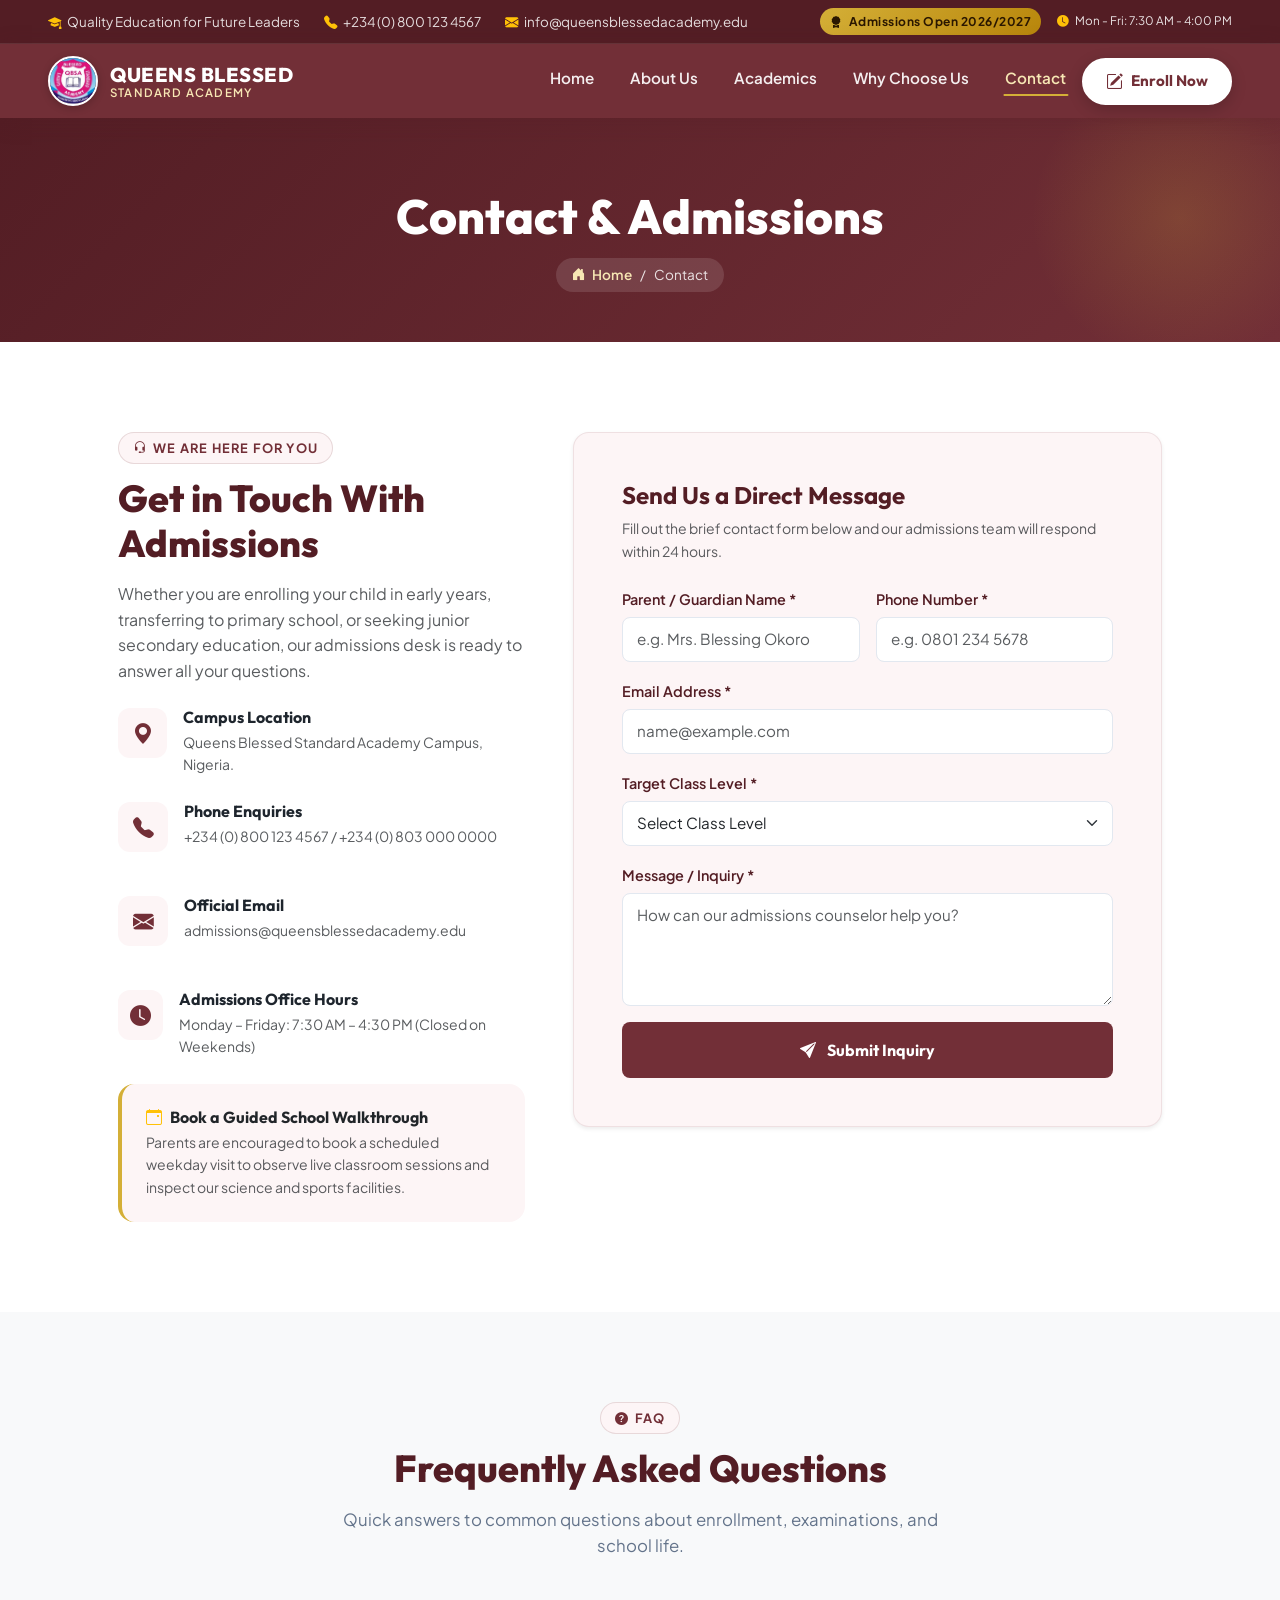
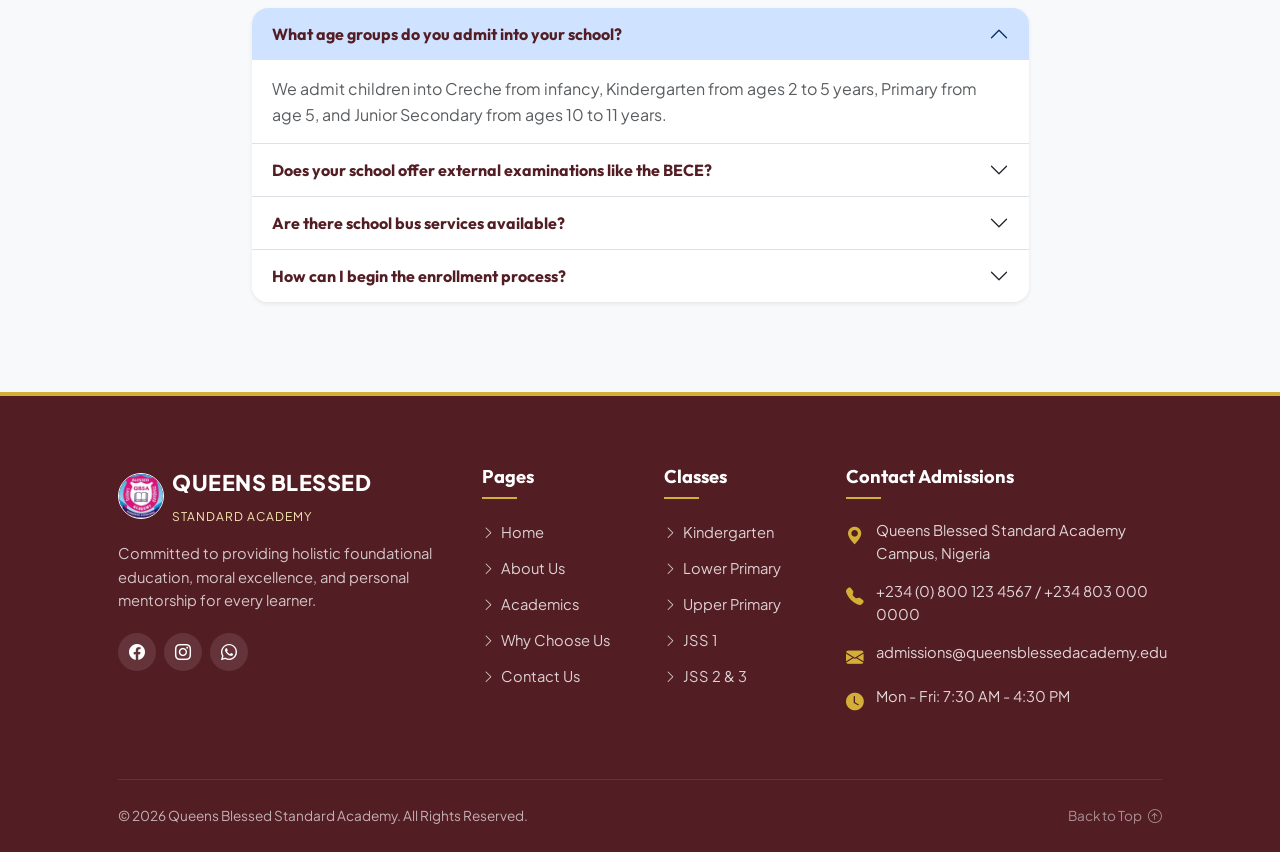
<file: contactus.html>
<!DOCTYPE html>
<html lang="en">
<head>
    <meta charset="UTF-8">
    <meta name="viewport" content="width=device-width, initial-scale=1.0">
    <meta name="description" content="Contact Queens Blessed Standard Academy - Inquire about admissions, book a campus tour, or speak with our educational counselors.">
    <title>Contact Us | Queens Blessed Standard Academy</title>
    
    <!-- Google Fonts: Plus Jakarta Sans & Outfit -->
    <link rel="preconnect" href="https://fonts.googleapis.com">
    <link rel="preconnect" href="https://fonts.gstatic.com" crossorigin>
    <link href="https://fonts.googleapis.com/css2?family=Outfit:wght@400;500;600;700;800&family=Plus+Jakarta+Sans:wght@300;400;500;600;700&display=swap" rel="stylesheet">
    
    <!-- Bootstrap 5 CSS CDN -->
    <link href="https://cdn.jsdelivr.net/npm/bootstrap@5.3.2/dist/css/bootstrap.min.css" rel="stylesheet">
    
    <!-- Bootstrap Icons CDN -->
    <link rel="stylesheet" href="https://cdn.jsdelivr.net/npm/bootstrap-icons@1.11.3/font/bootstrap-icons.min.css">
    
    <!-- Main Custom Stylesheet -->
    <link rel="stylesheet" href="assets/css/style.css">
</head>
<body>

    <!-- Top Contact / Announcement Bar -->
    <div class="top-info-bar py-2 d-none d-md-block">
        <div class="container-fluid px-lg-5">
            <div class="d-flex justify-content-between align-items-center">
                <div class="d-flex align-items-center gap-4">
                    <span><i class="bi bi-mortarboard-fill text-warning me-1"></i> Quality Education for Future Leaders</span>
                    <span><i class="bi bi-telephone-fill text-warning me-1"></i> +234 (0) 800 123 4567</span>
                    <span><i class="bi bi-envelope-fill text-warning me-1"></i> info@queensblessedacademy.edu</span>
                </div>
                <div class="d-flex align-items-center gap-3">
                    <span class="badge-admissions"><i class="bi bi-award-fill me-1"></i> Admissions Open 2026/2027</span>
                    <a href="contactus.html" class="small"><i class="bi bi-clock-fill text-warning me-1"></i> Mon - Fri: 7:30 AM - 4:00 PM</a>
                </div>
            </div>
        </div>
    </div>

    <!-- Main Navigation Bar: LOGO ON THE LEFT, ENROLL NOW ON THE RIGHT, OFFCANVAS ON MOBILE -->
    <nav class="navbar navbar-expand-lg sticky-top main-navbar" id="mainNavbar">
        <div class="container-fluid px-lg-5">
            
            <!-- Left: Logo & School Name -->
            <a class="navbar-brand" href="index.html">
                <img src="Mummy school badge.jpg" alt="Queens Blessed Standard Academy Badge" class="brand-logo-img">
                <div class="brand-text-wrap text-start">
                    <span class="brand-name">QUEENS BLESSED</span>
                    <span class="brand-tagline">Standard Academy</span>
                </div>
            </a>

            <!-- Mobile Action Cluster -->
            <div class="navbar-mobile-actions d-lg-none">
                <button class="btn btn-enroll-nav btn-enroll-mobile" data-bs-toggle="modal" data-bs-target="#enrollmentModal" aria-label="Quick Enroll">
                    <i class="bi bi-pencil-square"></i>
                    <span>Enroll</span>
                </button>
                <button class="navbar-toggler" type="button" data-bs-toggle="offcanvas" data-bs-target="#mobileSideNav" aria-controls="mobileSideNav" aria-label="Open navigation menu">
                    <span class="navbar-toggler-icon"></span>
                </button>
            </div>

            <!-- Multi-Page Nav Links & Desktop Enroll -->
            <div class="offcanvas-lg offcanvas-end" tabindex="-1" id="mobileSideNav" aria-labelledby="mobileSideNavLabel">
                
                <!-- Drawer Header (Mobile) -->
                <div class="offcanvas-header d-lg-none">
                    <div class="d-flex align-items-center gap-2" id="mobileSideNavLabel">
                        <img src="Mummy school badge.jpg" alt="Logo" class="brand-logo-img" style="width: 44px; height: 44px;">
                        <div class="brand-text-wrap text-start">
                            <span class="brand-name text-white fs-6">QUEENS BLESSED</span>
                            <span class="brand-tagline" style="font-size: 0.68rem;">Standard Academy</span>
                        </div>
                    </div>
                    <button type="button" class="btn-close btn-close-white" data-bs-dismiss="offcanvas" data-bs-target="#mobileSideNav" aria-label="Close"></button>
                </div>

                <div class="offcanvas-body">
                    <ul class="navbar-nav mx-auto text-start text-lg-center gap-lg-1 mb-4 mb-lg-0">
                        <li class="nav-item">
                            <a class="nav-link" href="index.html">
                                <i class="bi bi-house-door-fill d-lg-none"></i>
                                <span>Home</span>
                            </a>
                        </li>
                        <li class="nav-item">
                            <a class="nav-link" href="aboutus.html">
                                <i class="bi bi-info-circle-fill d-lg-none"></i>
                                <span>About Us</span>
                            </a>
                        </li>
                        <li class="nav-item">
                            <a class="nav-link" href="academics.html">
                                <i class="bi bi-book-half d-lg-none"></i>
                                <span>Academics</span>
                            </a>
                        </li>
                        <li class="nav-item">
                            <a class="nav-link" href="chooseus.html">
                                <i class="bi bi-star-fill d-lg-none"></i>
                                <span>Why Choose Us</span>
                            </a>
                        </li>
                        <li class="nav-item">
                            <a class="nav-link active" aria-current="page" href="contactus.html">
                                <i class="bi bi-telephone-fill d-lg-none"></i>
                                <span>Contact</span>
                            </a>
                        </li>
                    </ul>

                    <div class="d-none d-lg-flex justify-content-end">
                        <button class="btn btn-enroll-nav" data-bs-toggle="modal" data-bs-target="#enrollmentModal">
                            <i class="bi bi-pencil-square"></i>
                            <span>Enroll Now</span>
                        </button>
                    </div>

                    <div class="mobile-sidebar-footer d-lg-none mt-auto">
                        <button class="btn btn-enroll-nav w-100 justify-content-center mb-3" data-bs-toggle="modal" data-bs-target="#enrollmentModal" data-bs-dismiss="offcanvas">
                            <i class="bi bi-mortarboard-fill"></i> Enroll For 2026/2027
                        </button>
                        <div class="d-flex flex-column gap-2">
                            <div><i class="bi bi-telephone-fill text-warning me-2"></i> +234 (0) 800 123 4567</div>
                            <div><i class="bi bi-envelope-fill text-warning me-2"></i> admissions@queensblessedacademy.edu</div>
                        </div>
                    </div>
                </div>

            </div>
        </div>
    </nav>

    <!-- Page Header Banner -->
    <section class="page-header-banner text-center">
        <div class="container px-lg-5">
            <h1 class="page-title">Contact & Admissions</h1>
            <div class="breadcrumb-custom">
                <a href="index.html"><i class="bi bi-house-door-fill me-1"></i> Home</a>
                <span>/</span>
                <span>Contact</span>
            </div>
        </div>
    </section>

    <!-- Main Contact Section -->
    <section class="about-section">
        <div class="container px-lg-5">
            <div class="row g-5">
                
                <!-- Contact Information Column -->
                <div class="col-lg-5">
                    <span class="section-badge"><i class="bi bi-headset"></i> We Are Here For You</span>
                    <h2 class="section-title">Get in Touch With Admissions</h2>
                    <p class="text-muted mb-4">
                        Whether you are enrolling your child in early years, transferring to primary school, or seeking junior secondary education, our admissions desk is ready to answer all your questions.
                    </p>

                    <div class="d-flex align-items-start gap-3 mb-4">
                        <div class="feature-icon-wrapper" style="width: 50px; height: 50px; font-size: 1.3rem;">
                            <i class="bi bi-geo-alt-fill"></i>
                        </div>
                        <div>
                            <h4 class="h6 fw-bold mb-1">Campus Location</h4>
                            <p class="text-muted small mb-0">Queens Blessed Standard Academy Campus, Nigeria.</p>
                        </div>
                    </div>

                    <div class="d-flex align-items-start gap-3 mb-4">
                        <div class="feature-icon-wrapper" style="width: 50px; height: 50px; font-size: 1.3rem;">
                            <i class="bi bi-telephone-fill"></i>
                        </div>
                        <div>
                            <h4 class="h6 fw-bold mb-1">Phone Enquiries</h4>
                            <p class="text-muted small mb-0">+234 (0) 800 123 4567 / +234 (0) 803 000 0000</p>
                        </div>
                    </div>

                    <div class="d-flex align-items-start gap-3 mb-4">
                        <div class="feature-icon-wrapper" style="width: 50px; height: 50px; font-size: 1.3rem;">
                            <i class="bi bi-envelope-fill"></i>
                        </div>
                        <div>
                            <h4 class="h6 fw-bold mb-1">Official Email</h4>
                            <p class="text-muted small mb-0">admissions@queensblessedacademy.edu</p>
                        </div>
                    </div>

                    <div class="d-flex align-items-start gap-3 mb-4">
                        <div class="feature-icon-wrapper" style="width: 50px; height: 50px; font-size: 1.3rem;">
                            <i class="bi bi-clock-fill"></i>
                        </div>
                        <div>
                            <h4 class="h6 fw-bold mb-1">Admissions Office Hours</h4>
                            <p class="text-muted small mb-0">Monday – Friday: 7:30 AM – 4:30 PM (Closed on Weekends)</p>
                        </div>
                    </div>

                    <div class="p-4 rounded-4 mt-4" style="background-color: var(--wine-subtle); border-left: 4px solid var(--accent-gold);">
                        <h5 class="fw-bold fs-6 mb-1 text-dark"><i class="bi bi-calendar-event me-2 text-warning"></i>Book a Guided School Walkthrough</h5>
                        <p class="small text-muted mb-0">Parents are encouraged to book a scheduled weekday visit to observe live classroom sessions and inspect our science and sports facilities.</p>
                    </div>
                </div>

                <!-- Inquiry Form Column -->
                <div class="col-lg-7">
                    <div class="card border-0 shadow-sm rounded-4 p-4 p-md-5" style="background-color: var(--wine-subtle); border: 1px solid rgba(114, 47, 55, 0.1) !important;">
                        <h3 class="h4 fw-bold mb-2" style="color: var(--wine-dark);">Send Us a Direct Message</h3>
                        <p class="text-muted small mb-4">Fill out the brief contact form below and our admissions team will respond within 24 hours.</p>

                        <form id="contactForm">
                            <div class="row g-3">
                                <div class="col-md-6">
                                    <label class="form-label">Parent / Guardian Name *</label>
                                    <input type="text" class="form-control" placeholder="e.g. Mrs. Blessing Okoro" required>
                                </div>
                                <div class="col-md-6">
                                    <label class="form-label">Phone Number *</label>
                                    <input type="tel" class="form-control" placeholder="e.g. 0801 234 5678" required>
                                </div>
                                <div class="col-12">
                                    <label class="form-label">Email Address *</label>
                                    <input type="email" class="form-control" placeholder="name@example.com" required>
                                </div>
                                <div class="col-12">
                                    <label class="form-label">Target Class Level *</label>
                                    <select class="form-select" required>
                                        <option value="" selected disabled>Select Class Level</option>
                                        <option value="kindergarten">Kindergarten / Nursery</option>
                                        <option value="primary-lower">Lower Primary (Basic 1 - 3)</option>
                                        <option value="primary-upper">Upper Primary (Basic 4 - 6)</option>
                                        <option value="jss1">Junior Secondary 1 (JSS 1)</option>
                                        <option value="jss2">Junior Secondary 2 (JSS 2)</option>
                                        <option value="jss3">Junior Secondary 3 (JSS 3)</option>
                                    </select>
                                </div>
                                <div class="col-12">
                                    <label class="form-label">Message / Inquiry *</label>
                                    <textarea class="form-control" rows="4" placeholder="How can our admissions counselor help you?" required></textarea>
                                </div>
                                <div class="col-12">
                                    <button type="submit" class="btn btn-submit-enroll py-3">
                                        <i class="bi bi-send-fill me-2"></i> Submit Inquiry
                                    </button>
                                </div>
                            </div>
                        </form>
                    </div>
                </div>

            </div>
        </div>
    </section>

    <!-- Frequently Asked Questions -->
    <section class="academics-section bg-light">
        <div class="container px-lg-5">
            <div class="text-center mb-5">
                <span class="section-badge"><i class="bi bi-question-circle-fill"></i> FAQ</span>
                <h2 class="section-title">Frequently Asked Questions</h2>
                <p class="section-subtitle">Quick answers to common questions about enrollment, examinations, and school life.</p>
            </div>

            <div class="row justify-content-center">
                <div class="col-lg-9">
                    <div class="accordion shadow-sm rounded-4 overflow-hidden" id="faqAccordion">
                        
                        <div class="accordion-item border-0 border-bottom">
                            <h2 class="accordion-header" id="headingOne">
                                <button class="accordion-button fw-bold" type="button" data-bs-toggle="collapse" data-bs-target="#collapseOne" aria-expanded="true" aria-controls="collapseOne" style="color: var(--wine-dark);">
                                    What age groups do you admit into your school?
                                </button>
                            </h2>
                            <div id="collapseOne" class="accordion-collapse collapse show" aria-labelledby="headingOne" data-bs-parent="#faqAccordion">
                                <div class="accordion-body text-muted">
                                    We admit children into Creche from infancy, Kindergarten from ages 2 to 5 years, Primary from age 5, and Junior Secondary from ages 10 to 11 years.
                                </div>
                            </div>
                        </div>

                        <div class="accordion-item border-0 border-bottom">
                            <h2 class="accordion-header" id="headingTwo">
                                <button class="accordion-button collapsed fw-bold" type="button" data-bs-toggle="collapse" data-bs-target="#collapseTwo" aria-expanded="false" aria-controls="collapseTwo" style="color: var(--wine-dark);">
                                    Does your school offer external examinations like the BECE?
                                </button>
                            </h2>
                            <div id="collapseTwo" class="accordion-collapse collapse" aria-labelledby="headingTwo" data-bs-parent="#faqAccordion">
                                <div class="accordion-body text-muted">
                                    Our academy does not administer or host the BECE exams directly on site. However, we provide an intensive, high-standard academic curriculum that thoroughly trains, coaches, and equips students with the deep knowledge and mastery needed to register, write, and excel in external examinations like the BECE with outstanding confidence.
                                </div>
                            </div>
                        </div>

                        <div class="accordion-item border-0 border-bottom">
                            <h2 class="accordion-header" id="headingThree">
                                <button class="accordion-button collapsed fw-bold" type="button" data-bs-toggle="collapse" data-bs-target="#collapseThree" aria-expanded="false" aria-controls="collapseThree" style="color: var(--wine-dark);">
                                    Are there school bus services available?
                                </button>
                            </h2>
                            <div id="collapseThree" class="accordion-collapse collapse" aria-labelledby="headingThree" data-bs-parent="#faqAccordion">
                                <div class="accordion-body text-muted">
                                    Yes, our modern, air-conditioned school buses service major residential routes with supervised child minders on board for safety.
                                </div>
                            </div>
                        </div>

                        <div class="accordion-item border-0">
                            <h2 class="accordion-header" id="headingFour">
                                <button class="accordion-button collapsed fw-bold" type="button" data-bs-toggle="collapse" data-bs-target="#collapseFour" aria-expanded="false" aria-controls="collapseFour" style="color: var(--wine-dark);">
                                    How can I begin the enrollment process?
                                </button>
                            </h2>
                            <div id="collapseFour" class="accordion-collapse collapse" aria-labelledby="headingFour" data-bs-parent="#faqAccordion">
                                <div class="accordion-body text-muted">
                                    You can click any <strong>"Enroll Now"</strong> button on this website to fill out the online application, or visit our admissions office on campus to purchase an application pack and schedule an entrance assessment.
                                </div>
                            </div>
                        </div>

                    </div>
                </div>
            </div>
        </div>
    </section>

    <!-- Main Footer -->
    <footer class="main-footer">
        <div class="container px-lg-5">
            <div class="row g-5">
                <div class="col-lg-4">
                    <div class="d-flex align-items-center gap-2 mb-3">
                        <img src="Mummy school badge.jpg" alt="Logo" class="rounded-circle border border-white" style="width: 46px; height: 46px; object-fit: cover;">
                        <div>
                            <div class="footer-brand-title">QUEENS BLESSED</div>
                            <div class="text-uppercase small" style="color: var(--accent-gold-light); font-size: 0.75rem; letter-spacing: 1px;">Standard Academy</div>
                        </div>
                    </div>
                    <p class="footer-about">
                        Committed to providing holistic foundational education, moral excellence, and personal mentorship for every learner.
                    </p>
                    <div class="d-flex">
                        <a href="#" class="social-link" aria-label="Facebook"><i class="bi bi-facebook"></i></a>
                        <a href="#" class="social-link" aria-label="Instagram"><i class="bi bi-instagram"></i></a>
                        <a href="#" class="social-link" aria-label="WhatsApp"><i class="bi bi-whatsapp"></i></a>
                    </div>
                </div>

                <div class="col-6 col-lg-2">
                    <h5 class="footer-heading">Pages</h5>
                    <ul class="footer-links">
                        <li><a href="index.html"><i class="bi bi-chevron-right small"></i> Home</a></li>
                        <li><a href="aboutus.html"><i class="bi bi-chevron-right small"></i> About Us</a></li>
                        <li><a href="academics.html"><i class="bi bi-chevron-right small"></i> Academics</a></li>
                        <li><a href="chooseus.html"><i class="bi bi-chevron-right small"></i> Why Choose Us</a></li>
                        <li><a href="contactus.html"><i class="bi bi-chevron-right small"></i> Contact Us</a></li>
                    </ul>
                </div>

                <!-- Classes -->
                <div class="col-6 col-lg-2">
                    <h5 class="footer-heading">Classes</h5>
                    <ul class="footer-links">
                        <li><a href="academics.html#kindergarten"><i class="bi bi-chevron-right small"></i> Kindergarten
                            </a></li>
                        <li><a href="academics.html#primary"><i class="bi bi-chevron-right small"></i> Lower Primary</a>
                        </li>
                        <li><a href="academics.html#primary"><i class="bi bi-chevron-right small"></i> Upper Primary
                            </a></li>
                        <li><a href="academics.html#jss"><i class="bi bi-chevron-right small"></i> JSS 1</a>
                        </li>
                        <li><a href="academics.html#jss"><i class="bi bi-chevron-right small"></i> JSS 2 & 3</a></li>
                    </ul>
                </div>

                <!-- Contact Info -->
                <div class="col-lg-4">
                    <h5 class="footer-heading">Contact Admissions</h5>
                    <div class="footer-contact-item">
                        <i class="bi bi-geo-alt-fill"></i>
                        <span>Queens Blessed Standard Academy Campus, Nigeria</span>
                    </div>
                    <div class="footer-contact-item">
                        <i class="bi bi-telephone-fill"></i>
                        <span>+234 (0) 800 123 4567 / +234 803 000 0000</span>
                    </div>
                    <div class="footer-contact-item">
                        <i class="bi bi-envelope-fill"></i>
                        <span>admissions@queensblessedacademy.edu</span>
                    </div>
                    <div class="footer-contact-item">
                        <i class="bi bi-clock-fill"></i>
                        <span>Mon - Fri: 7:30 AM - 4:30 PM</span>
                    </div>
                </div>

            </div>

            <!-- Bottom Copyright -->
            <div class="footer-bottom d-flex flex-column flex-md-row justify-content-between align-items-center gap-2">
                <div>
                    &copy; <span id="currentYear">2026</span> Queens Blessed Standard Academy. All Rights Reserved.
                </div>
                <div class="d-flex gap-3">
                    <a href="index.html" class="text-white-50 text-decoration-none">Back to Top <i
                            class="bi bi-arrow-up-circle ms-1"></i></a>
                </div>
            </div>
        </div>
    </footer>

    <!-- Enrollment Modal -->
    <div class="modal fade" id="enrollmentModal" tabindex="-1" aria-labelledby="enrollmentModalLabel" aria-hidden="true">
        <div class="modal-dialog modal-dialog-centered modal-lg">
            <div class="modal-content">
                <div class="modal-header modal-header-wine">
                    <div>
                        <h4 class="modal-title font-heading fw-bold text-white" id="enrollmentModalLabel">
                            <i class="bi bi-mortarboard-fill me-2 text-warning"></i> Enroll Your Child
                        </h4>
                        <p class="small text-white-50 mb-0">Fill in the admission inquiry form and our school registrar will contact you promptly.</p>
                    </div>
                    <button type="button" class="btn-close" data-bs-dismiss="modal" aria-label="Close"></button>
                </div>
                <div class="modal-body">
                    <form id="enrollmentForm">
                        <div class="row g-3">
                            <div class="col-md-6">
                                <label class="form-label" for="enrollParentName">Parent / Guardian Full Name *</label>
                                <input type="text" name="parent_name" id="enrollParentName" class="form-control" placeholder="e.g. Dr. / Mr. / Mrs. Adeleke" required>
                            </div>
                            <div class="col-md-6">
                                <label class="form-label" for="enrollPhone">Phone Number *</label>
                                <input type="tel" name="phone" id="enrollPhone" class="form-control" placeholder="e.g. 0801 234 5678" required>
                            </div>
                            <div class="col-md-6">
                                <label class="form-label" for="enrollEmail">Email Address <span class="text-muted fw-normal small">(Optional)</span></label>
                                <input type="email" name="email" id="enrollEmail" class="form-control" placeholder="parent@email.com">
                            </div>
                            <div class="col-md-6">
                                <label class="form-label" for="enrollChildName">Child / Pupil Full Name *</label>
                                <input type="text" name="child_name" id="enrollChildName" class="form-control" placeholder="Candidate's Name" required>
                            </div>
                            <div class="col-md-6">
                                <label class="form-label" for="enrollDob">Child's Date of Birth *</label>
                                <input type="date" name="dob" id="enrollDob" class="form-control" required>
                            </div>
                            <div class="col-md-6">
                                <label class="form-label" for="enrollClass">Class Applying For *</label>
                                <select name="class_applying" id="enrollClass" class="form-select" required>
                                    <option value="" selected disabled>Select Target Class</option>
                                    <optgroup label="Early Years">
                                        <option value="Creche / Playgroup">Creche / Playgroup</option>
                                        <option value="Kindergarten 1 (KG 1)">Kindergarten 1 (KG 1)</option>
                                        <option value="Kindergarten 2 (KG 2)">Kindergarten 2 (KG 2)</option>
                                    </optgroup>
                                    <optgroup label="Primary School">
                                        <option value="Primary 1 (Basic 1)">Primary 1 (Basic 1)</option>
                                        <option value="Primary 2 (Basic 2)">Primary 2 (Basic 2)</option>
                                        <option value="Primary 3 (Basic 3)">Primary 3 (Basic 3)</option>
                                        <option value="Primary 4 (Basic 4)">Primary 4 (Basic 4)</option>
                                        <option value="Primary 5 (Basic 5)">Primary 5 (Basic 5)</option>
                                        <option value="Primary 6 (Basic 6)">Primary 6 (Basic 6)</option>
                                    </optgroup>
                                    <optgroup label="Junior Secondary School">
                                        <option value="JSS 1 (Basic 7)">JSS 1 (Basic 7)</option>
                                        <option value="JSS 2 (Basic 8)">JSS 2 (Basic 8)</option>
                                        <option value="JSS 3 (Basic 9)">JSS 3 (Basic 9)</option>
                                    </optgroup>
                                </select>
                            </div>
                            <div class="col-12">
                                <label class="form-label" for="enrollRemarks">Special Talents, Interests or Remarks</label>
                                <textarea name="remarks" id="enrollRemarks" class="form-control" rows="3" placeholder="Tell us about your child's personality, interests, or any specific learning requirements..."></textarea>
                            </div>
                            <div class="col-12">
                                <label class="form-label small text-muted">Forward Application to Admissions WhatsApp Desk:</label>
                                <div class="d-flex flex-wrap gap-3 p-2 rounded bg-light border">
                                    <div class="form-check">
                                        <input class="form-check-input" type="radio" name="whatsapp_dest" id="waDesk1_contact" value="2347061542613" checked>
                                        <label class="form-check-label small fw-semibold text-dark" for="waDesk1_contact">
                                            <i class="bi bi-whatsapp text-success me-1"></i> Admissions Line 1: 07061542613
                                        </label>
                                    </div>
                                    <div class="form-check">
                                        <input class="form-check-input" type="radio" name="whatsapp_dest" id="waDesk2_contact" value="2348104289567">
                                        <label class="form-check-label small fw-semibold text-dark" for="waDesk2_contact">
                                            <i class="bi bi-whatsapp text-success me-1"></i> Admissions Line 2: 08104289567
                                        </label>
                                    </div>
                                </div>
                            </div>
                            <div class="col-12 mt-3">
                                <button type="submit" class="btn btn-submit-enroll py-3">
                                    <i class="bi bi-whatsapp me-2 fs-5"></i> Submit Enrollment via WhatsApp
                                </button>
                            </div>
                        </div>
                    </form>
                </div>
            </div>
        </div>
    </div>

    <!-- Bootstrap 5 JS CDN -->
    <script src="https://cdn.jsdelivr.net/npm/bootstrap@5.3.2/dist/js/bootstrap.bundle.min.js"></script>
    <script>
        document.addEventListener('DOMContentLoaded', function() {
            const navbar = document.getElementById('mainNavbar');
            window.addEventListener('scroll', function() {
                if (window.scrollY > 30) navbar.classList.add('scrolled');
                else navbar.classList.remove('scrolled');
            });

            const yearElem = document.getElementById('currentYear');
            if (yearElem) yearElem.textContent = new Date().getFullYear();

            const contactForm = document.getElementById('contactForm');
            if (contactForm) {
                contactForm.addEventListener('submit', function(e) {
                    e.preventDefault();
                    alert('Thank you for contacting Queens Blessed Standard Academy. Your message has been received, and our admissions team will get back to you shortly.');
                    contactForm.reset();
                });
            }

            const enrollmentForm = document.getElementById('enrollmentForm');
            if (enrollmentForm) {
                enrollmentForm.addEventListener('submit', function (e) {
                    e.preventDefault();

                    const parentName = enrollmentForm.querySelector('[name="parent_name"]')?.value.trim() || '';
                    const phone = enrollmentForm.querySelector('[name="phone"]')?.value.trim() || '';
                    const email = enrollmentForm.querySelector('[name="email"]')?.value.trim() || '';
                    const childName = enrollmentForm.querySelector('[name="child_name"]')?.value.trim() || '';
                    const dob = enrollmentForm.querySelector('[name="dob"]')?.value || '';
                    const classSelect = enrollmentForm.querySelector('[name="class_applying"]');
                    const classApplying = classSelect ? (classSelect.options[classSelect.selectedIndex]?.text || classSelect.value) : '';
                    const remarks = enrollmentForm.querySelector('[name="remarks"]')?.value.trim() || '';
                    const chosenNum = enrollmentForm.querySelector('input[name="whatsapp_dest"]:checked')?.value || '2347061542613';
                    const altNum = chosenNum === '2347061542613' ? '2348104289567' : '2347061542613';
                    const altDisplay = chosenNum === '2347061542613' ? '08104289567' : '07061542613';

                    const messageLines = [
                        "🎓 *NEW ENROLLMENT INQUIRY*",
                        "*Queens Blessed Standard Academy*",
                        "------------------------------------",
                        `*Parent/Guardian:* ${parentName}`,
                        `*Phone Number:* ${phone}`,
                        `*Email Address:* ${email ? email : 'Not provided'}`,
                        `*Child's Full Name:* ${childName}`,
                        `*Date of Birth:* ${dob}`,
                        `*Class Applying For:* ${classApplying}`,
                        remarks ? `*Special Talents / Remarks:* ${remarks}` : null,
                        "------------------------------------",
                        "📍 _Sent via Queens Blessed Standard Academy online portal._"
                    ].filter(Boolean).join("\n");

                    const encodedMsg = encodeURIComponent(messageLines);
                    const primaryUrl = `https://wa.me/${chosenNum}?text=${encodedMsg}`;
                    const altUrl = `https://wa.me/${altNum}?text=${encodedMsg}`;

                    const modalElement = document.getElementById('enrollmentModal');
                    if (modalElement && window.bootstrap) {
                        const modalInstance = bootstrap.Modal.getInstance(modalElement);
                        if (modalInstance) {
                            modalInstance.hide();
                        }
                    }

                    // Open chosen WhatsApp line
                    window.open(primaryUrl, '_blank');

                    // Offer to send to the alternate line
                    setTimeout(function () {
                        if (confirm("Your enrollment information has been opened in WhatsApp!\n\nWould you also like to forward a copy to our secondary Admissions line (" + altDisplay + ")?")) {
                            window.open(altUrl, '_blank');
                        }
                    }, 600);

                    enrollmentForm.reset();
                });
            }
        });
    </script>
</body>
</html>
</file>
<file: assets/css/style.css>
:root {
    --wine-red: #722F37;
    --wine-dark: #531D24;
    --wine-light: #8E3B45;
    --wine-subtle: #FDF5F6;
    --wine-card-bg: #FCF1F2;
    --accent-gold: #D4AF37;
    --accent-gold-light: #F7E7B4;
    --text-dark: #1E252D;
    --text-muted: #64748B;
    --pure-white: #FFFFFF;
    --light-bg: #F8F9FA;
    --border-color: #E2E8F0;
    --shadow-sm: 0 4px 12px rgba(114, 47, 55, 0.08);
    --shadow-md: 0 10px 25px rgba(114, 47, 55, 0.12);
    --shadow-lg: 0 18px 40px rgba(0, 0, 0, 0.16);
    --transition-smooth: all 0.3s cubic-bezier(0.25, 0.8, 0.25, 1);
}

* {
    box-sizing: border-box;
    margin: 0;
    padding: 0;
}

html {
    overflow-x: hidden;
    width: 100%;
    max-width: 100vw;
}

body {
    font-family: 'Plus Jakarta Sans', sans-serif;
    background-color: var(--pure-white);
    color: var(--text-dark);
    line-height: 1.6;
    overflow-x: hidden;
    width: 100%;
    max-width: 100vw;
    position: relative;
}

h1,
h2,
h3,
h4,
h5,
h6,
.font-heading {
    font-family: 'Outfit', sans-serif;
    font-weight: 700;
    color: var(--wine-dark);
}

/* -----------------------------------------------------------
   TOP ANNOUNCEMENT BAR
----------------------------------------------------------- */
.top-info-bar {
    background-color: var(--wine-dark);
    color: rgba(255, 255, 255, 0.85);
    font-size: 0.84rem;
    border-bottom: 1px solid rgba(255, 255, 255, 0.1);
}

.top-info-bar a {
    color: rgba(255, 255, 255, 0.88);
    text-decoration: none;
    transition: var(--transition-smooth);
}

.top-info-bar a:hover {
    color: var(--accent-gold-light);
}

.badge-admissions {
    background: linear-gradient(135deg, var(--accent-gold) 0%, #B8860B 100%);
    color: #2A1700;
    font-size: 0.75rem;
    font-weight: 700;
    letter-spacing: 0.5px;
    padding: 4px 10px;
    border-radius: 20px;
}

/* -----------------------------------------------------------
   MAIN NAVBAR: LOGO LEFT, ENROLL RIGHT, OFFCANVAS ON MOBILE
----------------------------------------------------------- */
.main-navbar {
    background-color: var(--wine-red);
    box-shadow: 0 4px 20px rgba(83, 29, 36, 0.25);
    transition: var(--transition-smooth);
    padding: 12px 0;
    z-index: 1030;
    width: 100%;
    overflow-x: clip;
}

.main-navbar .container-fluid {
    display: flex;
    align-items: center;
    justify-content: space-between;
    flex-wrap: nowrap !important;
    width: 100%;
}

.main-navbar.scrolled {
    padding: 8px 0;
    background-color: rgba(114, 47, 55, 0.98);
    backdrop-filter: blur(10px);
    box-shadow: 0 6px 25px rgba(0, 0, 0, 0.3);
}

/* Brand on Left */
.navbar-brand {
    display: flex;
    align-items: center;
    gap: 12px;
    padding: 0;
    margin: 0;
    text-decoration: none;
    min-width: 0;
    flex-shrink: 1;
}

.navbar-mobile-actions {
    display: flex;
    align-items: center;
    justify-content: flex-end;
    margin-left: auto;
    gap: 8px;
    flex-shrink: 0;
}

.btn-enroll-mobile {
    padding: 6px 14px !important;
    font-size: 0.82rem !important;
    gap: 6px !important;
    border-radius: 20px;
}

.btn-enroll-mobile i {
    font-size: 0.88rem !important;
}

.brand-logo-img {
    width: 50px;
    height: 50px;
    object-fit: cover;
    border-radius: 50%;
    border: 2px solid var(--pure-white);
    box-shadow: 0 2px 8px rgba(0, 0, 0, 0.2);
    transition: transform 0.3s ease;
}

.navbar-brand:hover .brand-logo-img {
    transform: scale(1.05) rotate(2deg);
}

.brand-text-wrap {
    display: flex;
    flex-direction: column;
    line-height: 1.15;
    min-width: 0;
}

.brand-name {
    font-family: 'Outfit', sans-serif;
    font-size: 1.25rem;
    font-weight: 800;
    color: var(--pure-white);
    letter-spacing: 0.5px;
    text-transform: uppercase;
    white-space: nowrap;
}

.brand-tagline {
    font-size: 0.72rem;
    color: var(--accent-gold-light);
    text-transform: uppercase;
    letter-spacing: 1.2px;
    font-weight: 600;
    white-space: nowrap;
}

/* Nav Links */
.nav-link {
    color: rgba(255, 255, 255, 0.92) !important;
    font-size: 0.95rem;
    font-weight: 600;
    padding: 8px 16px !important;
    border-radius: 6px;
    position: relative;
    transition: var(--transition-smooth);
}

.nav-link::after {
    content: '';
    position: absolute;
    bottom: 2px;
    left: 50%;
    transform: translateX(-50%);
    width: 0;
    height: 2px;
    background-color: var(--accent-gold);
    transition: width 0.3s ease;
    border-radius: 2px;
}

.nav-link:hover {
    color: var(--pure-white) !important;
}

.nav-link:hover::after,
.nav-link.active::after {
    width: 70%;
}

.nav-link.active {
    color: var(--accent-gold-light) !important;
}

/* Enroll Now Button on Right */
.btn-enroll-nav {
    background-color: var(--pure-white);
    color: var(--wine-red) !important;
    font-family: 'Outfit', sans-serif;
    font-size: 0.95rem;
    font-weight: 700;
    padding: 9px 22px;
    border-radius: 50px;
    border: 2px solid var(--pure-white);
    box-shadow: 0 4px 15px rgba(0, 0, 0, 0.18);
    transition: var(--transition-smooth);
    display: inline-flex;
    align-items: center;
    gap: 8px;
    white-space: nowrap;
    text-decoration: none;
}

.btn-enroll-nav:hover {
    background-color: var(--accent-gold-light);
    border-color: var(--accent-gold-light);
    color: var(--wine-dark) !important;
    transform: translateY(-2px);
    box-shadow: 0 6px 20px rgba(0, 0, 0, 0.25);
}

.btn-enroll-nav i {
    font-size: 1.05rem;
    color: var(--wine-red);
    transition: transform 0.3s ease;
}

.btn-enroll-nav:hover i {
    color: var(--wine-dark);
    transform: scale(1.1);
}

/* Hamburger Toggle Button */
.navbar-toggler {
    border: 1px solid rgba(255, 255, 255, 0.45);
    padding: 8px 12px;
    border-radius: 8px;
    background: rgba(255, 255, 255, 0.1);
    transition: var(--transition-smooth);
}

.navbar-toggler:hover {
    background: rgba(255, 255, 255, 0.2);
}

.navbar-toggler:focus {
    box-shadow: 0 0 0 3px rgba(255, 255, 255, 0.25);
}

.navbar-toggler-icon {
    background-image: url("data:image/svg+xml;charset=utf8,%3Csvg viewBox='0 0 30 30' xmlns='http://www.w3.org/2000/svg'%3E%3Cpath stroke='rgba(255, 255, 255, 1)' stroke-width='2.2' stroke-linecap='round' stroke-miterlimit='10' d='M4 7h22M4 15h22M4 23h22'/%3E%3C/svg%3E");
}

/* -----------------------------------------------------------
   MOBILE OFFCANVAS SIDEBAR (SLIDES FROM THE RIGHT)
----------------------------------------------------------- */
@media (max-width: 991.98px) {
    .offcanvas-lg.offcanvas-end {
        position: fixed;
        bottom: 0;
        top: 0;
        right: 0;
        width: 320px;
        max-width: 85vw;
        background: linear-gradient(180deg, var(--wine-dark) 0%, var(--wine-red) 100%);
        color: var(--pure-white);
        border-left: 3px solid var(--accent-gold);
        box-shadow: -8px 0 30px rgba(0, 0, 0, 0.45);
        z-index: 1045;
        transition: transform 0.35s cubic-bezier(0.16, 1, 0.3, 1), visibility 0.35s ease;
    }

    .offcanvas-lg.offcanvas-end:not(.show) {
        transform: translateX(100%) !important;
        visibility: hidden !important;
        pointer-events: none !important;
    }

    .offcanvas-lg.offcanvas-end.show {
        transform: none !important;
        visibility: visible !important;
        pointer-events: auto !important;
    }

    .offcanvas-header {
        background: rgba(0, 0, 0, 0.15);
        padding: 18px 20px;
        border-bottom: 1px solid rgba(255, 255, 255, 0.15);
    }

    .offcanvas-body {
        padding: 24px 20px;
        display: flex;
        flex-direction: column;
        justify-content: space-between;
        height: 100%;
        overflow-y: auto;
    }

    .offcanvas-body .navbar-nav {
        width: 100%;
    }

    .offcanvas-body .nav-link {
        color: rgba(255, 255, 255, 0.95) !important;
        font-size: 1.05rem;
        font-weight: 600;
        padding: 12px 14px !important;
        border-radius: 8px;
        display: flex;
        align-items: center;
        gap: 12px;
        border-bottom: 1px solid rgba(255, 255, 255, 0.08);
        transition: var(--transition-smooth);
    }

    .offcanvas-body .nav-link i {
        color: var(--accent-gold-light);
        font-size: 1.2rem;
        width: 24px;
        text-align: center;
    }

    .offcanvas-body .nav-link:hover,
    .offcanvas-body .nav-link.active {
        background: rgba(255, 255, 255, 0.15);
        color: var(--accent-gold-light) !important;
        transform: translateX(4px);
    }

    .offcanvas-body .nav-link::after {
        display: none;
    }

    .mobile-sidebar-footer {
        padding-top: 20px;
        border-top: 1px solid rgba(255, 255, 255, 0.15);
        font-size: 0.88rem;
        color: rgba(255, 255, 255, 0.8);
    }
}

/* -----------------------------------------------------------
   PAGE HEADER BANNER (FOR INNER PAGES)
----------------------------------------------------------- */
.page-header-banner {
    background: linear-gradient(135deg, var(--wine-dark) 0%, var(--wine-red) 100%);
    color: var(--pure-white);
    padding: 70px 0 50px;
    position: relative;
    overflow: hidden;
}

.page-header-banner::before {
    content: '';
    position: absolute;
    top: -50px;
    right: -50px;
    width: 300px;
    height: 300px;
    background: radial-gradient(circle, rgba(212, 175, 55, 0.18) 0%, transparent 70%);
    border-radius: 50%;
}

.page-title {
    font-size: 3rem;
    font-weight: 800;
    color: var(--pure-white);
    margin-bottom: 12px;
}

.breadcrumb-custom {
    display: inline-flex;
    align-items: center;
    gap: 8px;
    background: rgba(255, 255, 255, 0.12);
    padding: 6px 16px;
    border-radius: 30px;
    font-size: 0.85rem;
    color: rgba(255, 255, 255, 0.85);
}

.breadcrumb-custom a {
    color: var(--accent-gold-light);
    text-decoration: none;
    font-weight: 600;
}

.breadcrumb-custom a:hover {
    text-decoration: underline;
}

/* -----------------------------------------------------------
   HERO CAROUSEL SECTION
----------------------------------------------------------- */
.hero-carousel-section {
    position: relative;
    background-color: var(--wine-dark);
}

.carousel-item {
    height: 700px;
    min-height: 560px;
    background-color: var(--wine-dark);
    position: relative;
}

.carousel-item img {
    width: 100%;
    height: 100%;
    object-fit: cover;
    object-position: center;
    filter: brightness(0.92);
    transform: scale(1);
    transition: transform 7s ease;
}

.carousel-item.active img {
    transform: scale(1.05);
}

.carousel-overlay {
    position: absolute;
    inset: 0;
    background: linear-gradient(180deg,
            rgba(83, 29, 36, 0.58) 0%,
            rgba(114, 47, 55, 0.72) 50%,
            rgba(40, 12, 16, 0.90) 100%);
    z-index: 1;
}

.carousel-caption-container {
    position: absolute;
    inset: 0;
    z-index: 2;
    display: flex;
    align-items: center;
    justify-content: center;
    padding: 0 20px;
}

.hero-caption-card {
    max-width: 860px;
    text-align: center;
    color: var(--pure-white);
    animation: fadeInUp 0.9s cubic-bezier(0.16, 1, 0.3, 1) both;
}

@keyframes fadeInUp {
    from {
        opacity: 0;
        transform: translateY(30px);
    }

    to {
        opacity: 1;
        transform: translateY(0);
    }
}

.hero-tag {
    display: inline-flex;
    align-items: center;
    gap: 8px;
    background-color: rgba(255, 255, 255, 0.15);
    border: 1px solid rgba(255, 255, 255, 0.35);
    backdrop-filter: blur(8px);
    color: var(--accent-gold-light);
    font-size: 0.85rem;
    font-weight: 700;
    text-transform: uppercase;
    letter-spacing: 1.5px;
    padding: 6px 18px;
    border-radius: 30px;
    margin-bottom: 20px;
}

.hero-title {
    font-size: 3.3rem;
    font-weight: 800;
    line-height: 1.15;
    color: var(--pure-white);
    margin-bottom: 20px;
    text-shadow: 0 4px 20px rgba(0, 0, 0, 0.4);
}

.hero-subtitle {
    font-size: 1.2rem;
    font-weight: 400;
    color: rgba(255, 255, 255, 0.92);
    margin-bottom: 35px;
    max-width: 720px;
    margin-left: auto;
    margin-right: auto;
    text-shadow: 0 2px 10px rgba(0, 0, 0, 0.3);
}

.hero-btn-group {
    display: flex;
    align-items: center;
    justify-content: center;
    gap: 16px;
    flex-wrap: wrap;
}

.btn-hero-primary {
    background-color: var(--pure-white);
    color: var(--wine-red);
    font-family: 'Outfit', sans-serif;
    font-weight: 700;
    font-size: 1.05rem;
    padding: 14px 34px;
    border-radius: 50px;
    border: 2px solid var(--pure-white);
    box-shadow: 0 8px 25px rgba(0, 0, 0, 0.25);
    transition: var(--transition-smooth);
    text-decoration: none;
    display: inline-flex;
    align-items: center;
    gap: 10px;
}

.btn-hero-primary:hover {
    background-color: var(--accent-gold);
    border-color: var(--accent-gold);
    color: #1A1100;
    transform: translateY(-3px);
    box-shadow: 0 12px 30px rgba(0, 0, 0, 0.35);
}

.btn-hero-secondary {
    background-color: transparent;
    color: var(--pure-white);
    font-family: 'Outfit', sans-serif;
    font-weight: 600;
    font-size: 1.05rem;
    padding: 14px 32px;
    border-radius: 50px;
    border: 2px solid rgba(255, 255, 255, 0.85);
    backdrop-filter: blur(4px);
    transition: var(--transition-smooth);
    text-decoration: none;
    display: inline-flex;
    align-items: center;
    gap: 10px;
}

.btn-hero-secondary:hover {
    background-color: rgba(255, 255, 255, 0.15);
    border-color: var(--pure-white);
    color: var(--pure-white);
    transform: translateY(-3px);
}

/* Carousel Navigation Controls */
.carousel-control-prev,
.carousel-control-next {
    width: 55px;
    height: 55px;
    top: 50%;
    transform: translateY(-50%);
    background: rgba(255, 255, 255, 0.2);
    border: 1px solid rgba(255, 255, 255, 0.4);
    border-radius: 50%;
    backdrop-filter: blur(6px);
    opacity: 0.85;
    transition: var(--transition-smooth);
    z-index: 5;
}

.carousel-control-prev {
    left: 25px;
}

.carousel-control-next {
    right: 25px;
}

.carousel-control-prev:hover,
.carousel-control-next:hover {
    background: var(--pure-white);
    opacity: 1;
    transform: translateY(-50%) scale(1.1);
}

.carousel-control-prev:hover .carousel-control-prev-icon,
.carousel-control-next:hover .carousel-control-next-icon {
    filter: invert(19%) sepia(45%) saturate(2222%) hue-rotate(320deg) brightness(85%) contrast(92%);
}

.carousel-indicators {
    bottom: 30px;
    z-index: 5;
    gap: 8px;
}

.carousel-indicators [data-bs-target] {
    width: 14px;
    height: 14px;
    border-radius: 50%;
    border: 2px solid var(--pure-white);
    background-color: transparent;
    opacity: 0.6;
    transition: var(--transition-smooth);
}

.carousel-indicators .active {
    width: 36px;
    border-radius: 10px;
    background-color: var(--pure-white);
    opacity: 1;
}

/* -----------------------------------------------------------
   FEATURE HIGHLIGHT PILLARS
----------------------------------------------------------- */
.feature-bar-section {
    position: relative;
    z-index: 10;
    margin-top: -60px;
    padding-bottom: 40px;
}

.feature-card {
    background: var(--pure-white);
    border-radius: 16px;
    padding: 30px 24px;
    box-shadow: 0 10px 30px rgba(0, 0, 0, 0.08);
    border: 1px solid var(--border-color);
    border-top: 4px solid var(--wine-red);
    transition: var(--transition-smooth);
    height: 100%;
}

.feature-card:hover {
    transform: translateY(-8px);
    box-shadow: var(--shadow-md);
    border-top-color: var(--accent-gold);
}

.feature-icon-wrapper {
    width: 60px;
    height: 60px;
    border-radius: 12px;
    background-color: var(--wine-subtle);
    color: var(--wine-red);
    display: flex;
    align-items: center;
    justify-content: center;
    font-size: 1.7rem;
    margin-bottom: 20px;
    transition: var(--transition-smooth);
}

.feature-card:hover .feature-icon-wrapper {
    background-color: var(--wine-red);
    color: var(--pure-white);
}

.feature-title {
    font-size: 1.2rem;
    font-weight: 700;
    margin-bottom: 10px;
    color: var(--wine-dark);
}

.feature-desc {
    color: var(--text-muted);
    font-size: 0.92rem;
    margin-bottom: 0;
}

/* -----------------------------------------------------------
   SECTION HEADINGS & BADGES
----------------------------------------------------------- */
.section-badge {
    display: inline-flex;
    align-items: center;
    gap: 6px;
    background-color: var(--wine-subtle);
    color: var(--wine-red);
    font-size: 0.8rem;
    font-weight: 700;
    text-transform: uppercase;
    letter-spacing: 1.2px;
    padding: 5px 14px;
    border-radius: 20px;
    margin-bottom: 12px;
    border: 1px solid rgba(114, 47, 55, 0.15);
}

.section-title {
    font-size: 2.35rem;
    font-weight: 800;
    color: var(--wine-dark);
    margin-bottom: 15px;
    line-height: 1.2;
}

.section-subtitle {
    font-size: 1.05rem;
    color: var(--text-muted);
    max-width: 640px;
    margin-left: auto;
    margin-right: auto;
}

/* -----------------------------------------------------------
   ABOUT SECTION & CARDS
----------------------------------------------------------- */
.about-section {
    padding: 90px 0;
    background-color: var(--pure-white);
}

.about-image-wrapper {
    position: relative;
    border-radius: 20px;
    overflow: hidden;
    box-shadow: var(--shadow-lg);
}

.about-image-wrapper img {
    width: 100%;
    height: auto;
    display: block;
    border-radius: 20px;
}

.about-badge-card {
    position: absolute;
    bottom: 24px;
    right: 24px;
    background: var(--wine-red);
    color: var(--pure-white);
    padding: 20px 24px;
    border-radius: 16px;
    box-shadow: 0 10px 30px rgba(0, 0, 0, 0.25);
    border: 2px solid var(--accent-gold);
}

.about-badge-card .num {
    font-size: 2.2rem;
    font-weight: 800;
    line-height: 1;
    color: var(--accent-gold-light);
}

.about-badge-card .label {
    font-size: 0.85rem;
    font-weight: 600;
    text-transform: uppercase;
    letter-spacing: 0.5px;
}

.about-check-list {
    list-style: none;
    padding: 0;
    margin: 25px 0;
}

.about-check-list li {
    display: flex;
    align-items: flex-start;
    gap: 12px;
    margin-bottom: 14px;
    font-size: 1rem;
    color: var(--text-dark);
}

.about-check-list li i {
    color: var(--wine-red);
    font-size: 1.2rem;
    margin-top: 2px;
}

/* -----------------------------------------------------------
   ACADEMIC PROGRAMS
----------------------------------------------------------- */
.academics-section {
    padding: 90px 0;
    background-color: var(--light-bg);
}

.program-card {
    background: var(--pure-white);
    border-radius: 16px;
    overflow: hidden;
    box-shadow: var(--shadow-sm);
    border: 1px solid var(--border-color);
    transition: var(--transition-smooth);
    height: 100%;
    display: flex;
    flex-direction: column;
}

.program-card:hover {
    transform: translateY(-8px);
    box-shadow: var(--shadow-md);
    border-color: rgba(114, 47, 55, 0.3);
}

.program-card-header {
    background: linear-gradient(135deg, var(--wine-red) 0%, var(--wine-dark) 100%);
    padding: 24px;
    color: var(--pure-white);
    position: relative;
}

.program-grade-pill {
    display: inline-block;
    background: rgba(255, 255, 255, 0.2);
    color: var(--accent-gold-light);
    font-size: 0.78rem;
    font-weight: 700;
    text-transform: uppercase;
    letter-spacing: 1px;
    padding: 4px 12px;
    border-radius: 20px;
    margin-bottom: 8px;
}

.program-card-title {
    color: var(--pure-white);
    font-size: 1.4rem;
    font-weight: 700;
    margin-bottom: 0;
}

.program-card-body {
    padding: 24px;
    flex-grow: 1;
    display: flex;
    flex-direction: column;
}

.program-desc {
    color: var(--text-muted);
    font-size: 0.95rem;
    margin-bottom: 20px;
    flex-grow: 1;
}

.program-features {
    list-style: none;
    padding: 0;
    margin-bottom: 24px;
}

.program-features li {
    font-size: 0.88rem;
    color: var(--text-dark);
    margin-bottom: 8px;
    display: flex;
    align-items: center;
    gap: 8px;
}

.program-features li i {
    color: var(--wine-red);
    font-size: 0.95rem;
}

.btn-outline-wine {
    border: 2px solid var(--wine-red);
    color: var(--wine-red);
    font-weight: 600;
    border-radius: 30px;
    padding: 8px 20px;
    transition: var(--transition-smooth);
    text-align: center;
    text-decoration: none;
    display: inline-block;
}

.btn-outline-wine:hover {
    background-color: var(--wine-red);
    color: var(--pure-white);
}

/* -----------------------------------------------------------
   STATISTICS SECTION
----------------------------------------------------------- */
.stats-bar-section {
    background: linear-gradient(135deg, var(--wine-dark) 0%, var(--wine-red) 100%);
    padding: 60px 0;
    color: var(--pure-white);
}

.stat-item {
    text-align: center;
    padding: 15px;
}

.stat-number {
    font-family: 'Outfit', sans-serif;
    font-size: 3rem;
    font-weight: 800;
    color: var(--accent-gold-light);
    line-height: 1;
    margin-bottom: 8px;
}

.stat-label {
    font-size: 0.95rem;
    font-weight: 500;
    color: rgba(255, 255, 255, 0.9);
    text-transform: uppercase;
    letter-spacing: 0.5px;
}

/* -----------------------------------------------------------
   VALUES & WHY CHOOSE US
----------------------------------------------------------- */
.values-section {
    padding: 90px 0;
    background-color: var(--pure-white);
}

.value-box {
    padding: 24px;
    border-radius: 12px;
    background: var(--wine-subtle);
    border-left: 4px solid var(--wine-red);
    transition: var(--transition-smooth);
    height: 100%;
}

.value-box:hover {
    background: var(--wine-card-bg);
    border-left-color: var(--accent-gold);
    transform: translateX(4px);
}

.value-box-title {
    font-size: 1.15rem;
    font-weight: 700;
    color: var(--wine-dark);
    margin-bottom: 8px;
    display: flex;
    align-items: center;
    gap: 10px;
}

.value-box-title i {
    color: var(--wine-red);
}

.value-box-text {
    color: var(--text-muted);
    font-size: 0.9rem;
    margin-bottom: 0;
}

/* -----------------------------------------------------------
   ADMISSION CTA BANNER
----------------------------------------------------------- */
.cta-banner-section {
    background: linear-gradient(135deg, var(--wine-red) 0%, #43131A 100%);
    color: var(--pure-white);
    padding: 75px 0;
    position: relative;
    overflow: hidden;
}

.cta-banner-section::before {
    content: '';
    position: absolute;
    top: -50%;
    left: -20%;
    width: 500px;
    height: 500px;
    background: radial-gradient(circle, rgba(212, 175, 55, 0.15) 0%, transparent 70%);
    border-radius: 50%;
    pointer-events: none;
}

.cta-title {
    font-size: 2.5rem;
    font-weight: 800;
    color: var(--pure-white);
    margin-bottom: 16px;
}

.cta-desc {
    font-size: 1.15rem;
    color: rgba(255, 255, 255, 0.9);
    max-width: 650px;
    margin-bottom: 30px;
}

.btn-cta-gold {
    background: linear-gradient(135deg, var(--accent-gold) 0%, #B8860B 100%);
    color: #211300;
    font-family: 'Outfit', sans-serif;
    font-weight: 800;
    font-size: 1.1rem;
    padding: 14px 36px;
    border-radius: 50px;
    border: none;
    box-shadow: 0 8px 25px rgba(0, 0, 0, 0.3);
    transition: var(--transition-smooth);
    text-decoration: none;
    display: inline-flex;
    align-items: center;
    gap: 10px;
}

.btn-cta-gold:hover {
    transform: translateY(-3px);
    background: linear-gradient(135deg, #E6C254 0%, #C4920E 100%);
    color: #150B00;
    box-shadow: 0 12px 30px rgba(0, 0, 0, 0.4);
}

/* -----------------------------------------------------------
   FOOTER
----------------------------------------------------------- */
.main-footer {
    background-color: var(--wine-dark);
    color: rgba(255, 255, 255, 0.85);
    padding: 70px 0 25px;
    border-top: 4px solid var(--accent-gold);
}

.footer-brand-title {
    color: var(--pure-white);
    font-size: 1.35rem;
    font-weight: 800;
    letter-spacing: 0.5px;
    margin-bottom: 6px;
}

.footer-about {
    font-size: 0.92rem;
    line-height: 1.6;
    color: rgba(255, 255, 255, 0.75);
    margin-bottom: 20px;
}

.footer-heading {
    color: var(--pure-white);
    font-size: 1.15rem;
    font-weight: 700;
    margin-bottom: 20px;
    position: relative;
    padding-bottom: 10px;
}

.footer-heading::after {
    content: '';
    position: absolute;
    bottom: 0;
    left: 0;
    width: 35px;
    height: 2px;
    background-color: var(--accent-gold);
}

.footer-links {
    list-style: none;
    padding: 0;
    margin: 0;
}

.footer-links li {
    margin-bottom: 10px;
}

.footer-links a {
    color: rgba(255, 255, 255, 0.8);
    text-decoration: none;
    font-size: 0.92rem;
    transition: var(--transition-smooth);
    display: inline-flex;
    align-items: center;
    gap: 6px;
}

.footer-links a:hover {
    color: var(--accent-gold-light);
    transform: translateX(4px);
}

.footer-contact-item {
    display: flex;
    align-items: flex-start;
    gap: 12px;
    margin-bottom: 14px;
    font-size: 0.92rem;
    color: rgba(255, 255, 255, 0.82);
}

.footer-contact-item i {
    color: var(--accent-gold);
    font-size: 1.1rem;
    margin-top: 2px;
}

.social-link {
    width: 38px;
    height: 38px;
    border-radius: 50%;
    background: rgba(255, 255, 255, 0.1);
    color: var(--pure-white);
    display: inline-flex;
    align-items: center;
    justify-content: center;
    margin-right: 8px;
    transition: var(--transition-smooth);
    text-decoration: none;
}

.social-link:hover {
    background: var(--accent-gold);
    color: #211300;
    transform: translateY(-3px);
}

.footer-bottom {
    margin-top: 50px;
    padding-top: 25px;
    border-top: 1px solid rgba(255, 255, 255, 0.1);
    font-size: 0.85rem;
    color: rgba(255, 255, 255, 0.65);
}

/* -----------------------------------------------------------
   ENROLLMENT MODAL
----------------------------------------------------------- */
.modal-content {
    border-radius: 18px;
    border: none;
    overflow: hidden;
    box-shadow: var(--shadow-lg);
}

.modal-header-wine {
    background: linear-gradient(135deg, var(--wine-red) 0%, var(--wine-dark) 100%);
    color: var(--pure-white);
    padding: 24px 30px;
    border: none;
}

.modal-header-wine .modal-title {
    color: #FFFFFF !important;
    font-weight: 800 !important;
    font-size: 1.45rem !important;
    letter-spacing: 0.3px;
    text-shadow: 0 2px 4px rgba(0, 0, 0, 0.3);
}

.modal-header-wine .modal-title i {
    color: var(--accent-gold-light) !important;
}

.modal-header-wine .btn-close {
    filter: invert(1);
    opacity: 0.9;
}

.modal-body {
    padding: 30px;
}

.form-label {
    font-weight: 600;
    font-size: 0.9rem;
    color: var(--wine-dark);
    margin-bottom: 6px;
}

.form-control,
.form-select {
    padding: 10px 14px;
    border-radius: 8px;
    border: 1px solid var(--border-color);
    font-size: 0.95rem;
}

.form-control:focus,
.form-select:focus {
    border-color: var(--wine-red);
    box-shadow: 0 0 0 3px rgba(114, 47, 55, 0.15);
}

.btn-submit-enroll {
    background-color: var(--wine-red);
    color: var(--pure-white);
    font-family: 'Outfit', sans-serif;
    font-weight: 700;
    font-size: 1rem;
    padding: 12px 28px;
    border-radius: 8px;
    border: none;
    transition: var(--transition-smooth);
    width: 100%;
}

.btn-submit-enroll:hover {
    background-color: var(--wine-dark);
    color: var(--pure-white);
}

/* -----------------------------------------------------------
   RESPONSIVE DESIGN BREAKPOINTS
----------------------------------------------------------- */

/* TABLETS & SMALL LAPTOPS (<= 991.98px) */
@media (max-width: 991.98px) {
    .main-navbar {
        padding: 8px 0;
    }

    .main-navbar .container-fluid {
        display: flex !important;
        align-items: center !important;
        justify-content: space-between !important;
        flex-wrap: nowrap !important;
    }

    .navbar-brand {
        display: flex;
        align-items: center;
        gap: 10px;
        min-width: 0;
        flex-shrink: 1;
    }

    .navbar-mobile-actions {
        display: flex !important;
        align-items: center !important;
        justify-content: flex-end !important;
        margin-left: auto !important;
        flex-shrink: 0 !important;
        gap: 8px;
    }

    .carousel-control-prev,
    .carousel-control-next {
        display: none !important;
    }

    .brand-logo-img {
        width: 44px;
        height: 44px;
        flex-shrink: 0;
    }

    .brand-name {
        font-size: 1.1rem;
    }

    .brand-tagline {
        font-size: 0.66rem;
    }

    /* Hero Section */
    .carousel-item {
        height: 580px;
    }

    .carousel-caption-container {
        padding: 30px 24px 50px;
    }

    .hero-title {
        font-size: 2.15rem;
        margin-bottom: 16px;
    }

    .hero-subtitle {
        font-size: 1rem;
        margin-bottom: 26px;
        max-width: 600px;
    }

    .page-title {
        font-size: 2.2rem;
    }

    .feature-bar-section {
        margin-top: 20px;
    }
}

/* PHABLETS & LARGE MOBILE (<= 767.98px) */
@media (max-width: 767.98px) {
    .hero-title {
        font-size: 1.85rem;
    }

    .hero-subtitle {
        font-size: 0.94rem;
        max-width: 500px;
        margin-bottom: 22px;
    }

    .hero-btn-group {
        gap: 12px;
    }

    .btn-hero-primary,
    .btn-hero-secondary {
        padding: 12px 24px;
        font-size: 0.96rem;
    }

    .stat-item {
        padding: 12px;
    }

    .stat-number {
        font-size: 2.4rem;
    }
}

/* SMARTPHONES & MOBILE SCREENS (<= 575.98px) */
@media (max-width: 575.98px) {
    /* Navbar Single-Row Lock */
    .main-navbar {
        padding: 6px 0;
    }

    .main-navbar .container-fluid {
        padding-left: 12px;
        padding-right: 12px;
        display: flex !important;
        align-items: center !important;
        justify-content: space-between !important;
        flex-wrap: nowrap !important;
    }

    .navbar-brand {
        display: flex;
        align-items: center;
        gap: 8px;
        margin-right: 6px;
        min-width: 0;
        flex-shrink: 1;
    }

    .brand-logo-img {
        width: 38px;
        height: 38px;
        border-width: 1.5px;
        flex-shrink: 0;
    }

    .brand-text-wrap {
        min-width: 0;
        flex-shrink: 1;
    }

    .brand-name {
        font-size: 0.94rem;
        letter-spacing: 0.3px;
        white-space: nowrap;
    }

    .brand-tagline {
        font-size: 0.58rem;
        letter-spacing: 0.6px;
        white-space: nowrap;
    }

    .navbar-mobile-actions {
        display: flex !important;
        align-items: center !important;
        justify-content: flex-end !important;
        margin-left: auto !important;
        flex-shrink: 0 !important;
        gap: 6px;
    }

    .btn-enroll-mobile {
        padding: 5px 10px !important;
        font-size: 0.78rem !important;
        gap: 5px !important;
        white-space: nowrap;
    }

    .btn-enroll-mobile i {
        font-size: 0.85rem !important;
    }

    .navbar-toggler {
        padding: 5px 8px;
        border-radius: 6px;
        flex-shrink: 0;
    }

    .navbar-toggler-icon {
        width: 20px;
        height: 20px;
    }

    /* Hero Section on Mobile */
    .carousel-item {
        height: clamp(520px, calc(100vh - 54px), 660px);
        height: clamp(520px, calc(100svh - 54px), 660px);
        min-height: 500px;
    }

    .carousel-caption-container {
        padding: 20px 16px 44px;
    }

    .hero-caption-card {
        max-width: 100%;
    }

    .hero-tag {
        font-size: 0.72rem;
        letter-spacing: 0.8px;
        padding: 4px 12px;
        margin-bottom: 12px;
    }

    .hero-title {
        font-size: 1.55rem;
        line-height: 1.22;
        margin-bottom: 12px;
    }

    .hero-subtitle {
        font-size: 0.88rem;
        line-height: 1.48;
        margin-bottom: 20px;
        max-width: 95%;
    }

    .hero-btn-group {
        flex-direction: column;
        width: 100%;
        max-width: 290px;
        margin: 0 auto;
        gap: 10px;
    }

    .btn-hero-primary,
    .btn-hero-secondary {
        width: 100%;
        justify-content: center;
        padding: 10px 18px;
        font-size: 0.9rem;
        gap: 8px;
    }

    .carousel-indicators {
        bottom: 12px;
        gap: 6px;
    }

    .carousel-indicators [data-bs-target] {
        width: 8px;
        height: 8px;
        border-width: 1.5px;
    }

    .carousel-indicators .active {
        width: 22px;
        height: 8px;
    }

    .carousel-control-prev,
    .carousel-control-next {
        display: none !important;
    }

    /* Feature Pillars Overlap */
    .feature-bar-section {
        margin-top: 20px;
        padding-bottom: 20px;
    }

    .feature-card {
        padding: 20px 16px;
        border-radius: 14px;
    }

    .feature-icon-wrapper {
        width: 48px;
        height: 48px;
        font-size: 1.35rem;
        margin-bottom: 14px;
        border-radius: 10px;
    }

    .feature-title {
        font-size: 1.1rem;
        margin-bottom: 6px;
    }

    .feature-desc {
        font-size: 0.88rem;
        line-height: 1.5;
    }

    /* Section Headings & Spacing */
    .about-section,
    .academics-section,
    .values-section {
        padding: 45px 0;
    }

    .section-title {
        font-size: 1.65rem;
        line-height: 1.25;
        margin-bottom: 10px;
    }

    .section-subtitle {
        font-size: 0.9rem;
        line-height: 1.5;
    }

    .section-badge {
        font-size: 0.72rem;
        padding: 4px 12px;
        letter-spacing: 0.8px;
        margin-bottom: 10px;
    }

    /* About Section Elements */
    .about-badge-card {
        bottom: 10px;
        right: 10px;
        padding: 10px 14px;
        border-radius: 12px;
    }

    .about-badge-card .num {
        font-size: 1.5rem;
    }

    .about-badge-card .label {
        font-size: 0.7rem;
    }

    .about-check-list {
        margin: 18px 0;
    }

    .about-check-list li {
        font-size: 0.88rem;
        gap: 10px;
        margin-bottom: 10px;
    }

    /* Academic Program Cards */
    .program-card-header {
        padding: 16px 18px;
    }

    .program-card-title {
        font-size: 1.2rem;
    }

    .program-card-body {
        padding: 18px;
    }

    .program-desc {
        font-size: 0.88rem;
        margin-bottom: 16px;
    }

    .program-features {
        margin-bottom: 18px;
    }

    .program-features li {
        font-size: 0.84rem;
        margin-bottom: 6px;
    }

    /* Values Section */
    .value-box {
        padding: 18px 16px;
        border-radius: 10px;
    }

    .value-box-title {
        font-size: 1.05rem;
        margin-bottom: 6px;
    }

    .value-box-text {
        font-size: 0.86rem;
        line-height: 1.5;
    }

    /* Statistics Bar */
    .stats-bar-section {
        padding: 35px 0;
    }

    .stat-number {
        font-size: 2.1rem;
        margin-bottom: 4px;
    }

    .stat-label {
        font-size: 0.82rem;
    }

    /* Call To Action Banner */
    .cta-banner-section {
        padding: 45px 0;
    }

    .cta-title {
        font-size: 1.65rem;
        line-height: 1.25;
        margin-bottom: 12px;
    }

    .cta-desc {
        font-size: 0.9rem;
        line-height: 1.5;
        margin-bottom: 22px;
    }

    .btn-cta-gold {
        width: 100%;
        max-width: 280px;
        justify-content: center;
        padding: 12px 24px;
        font-size: 0.98rem;
    }

    /* Inner Page Header */
    .page-header-banner {
        padding: 38px 0 28px;
    }

    .page-title {
        font-size: 1.7rem;
        margin-bottom: 8px;
    }

    .breadcrumb-custom {
        font-size: 0.78rem;
        padding: 5px 12px;
    }

    /* Footer */
    .main-footer {
        padding: 45px 0 20px;
    }

    .footer-brand-title {
        font-size: 1.2rem;
    }

    .footer-about {
        font-size: 0.88rem;
    }

    .footer-heading {
        font-size: 1.05rem;
        margin-bottom: 14px;
    }

    .footer-links a,
    .footer-contact-item {
        font-size: 0.88rem;
    }

    .footer-bottom {
        margin-top: 35px;
        padding-top: 20px;
    }

    /* Enrollment Modal */
    .modal-dialog {
        margin: 12px;
    }

    .modal-body {
        padding: 20px 16px;
    }

    .modal-header-wine {
        padding: 16px 20px;
    }
}

/* COMPACT & EXTRA NARROW MOBILE (<= 380px) */
@media (max-width: 380px) {
    .main-navbar .container-fluid {
        padding-left: 8px;
        padding-right: 8px;
    }

    .navbar-brand {
        gap: 6px;
        margin-right: 4px;
        min-width: 0;
        flex-shrink: 1;
    }

    .brand-logo-img {
        width: 32px;
        height: 32px;
        flex-shrink: 0;
    }

    .brand-name {
        font-size: 0.8rem;
    }

    .brand-tagline {
        font-size: 0.5rem;
        letter-spacing: 0.3px;
    }

    .navbar-mobile-actions {
        display: flex !important;
        align-items: center !important;
        justify-content: flex-end !important;
        margin-left: auto !important;
        gap: 4px;
        flex-shrink: 0 !important;
    }

    .btn-enroll-mobile {
        padding: 4px 7px !important;
        font-size: 0.72rem !important;
    }

    .navbar-toggler {
        padding: 4px 6px;
        flex-shrink: 0;
    }

    .hero-title {
        font-size: 1.35rem;
    }

    .hero-subtitle {
        font-size: 0.82rem;
        margin-bottom: 16px;
    }

    .btn-hero-primary,
    .btn-hero-secondary {
        padding: 9px 14px;
        font-size: 0.84rem;
    }
}

/* Global Overflow-X Safeguards across all sections */
.hero-carousel-section,
.feature-bar-section,
.about-section,
.academics-section,
.values-section,
.stats-bar-section,
.cta-banner-section,
.main-footer,
.page-header-banner {
    width: 100%;
    max-width: 100vw;
    overflow-x: clip;
}
</file>
